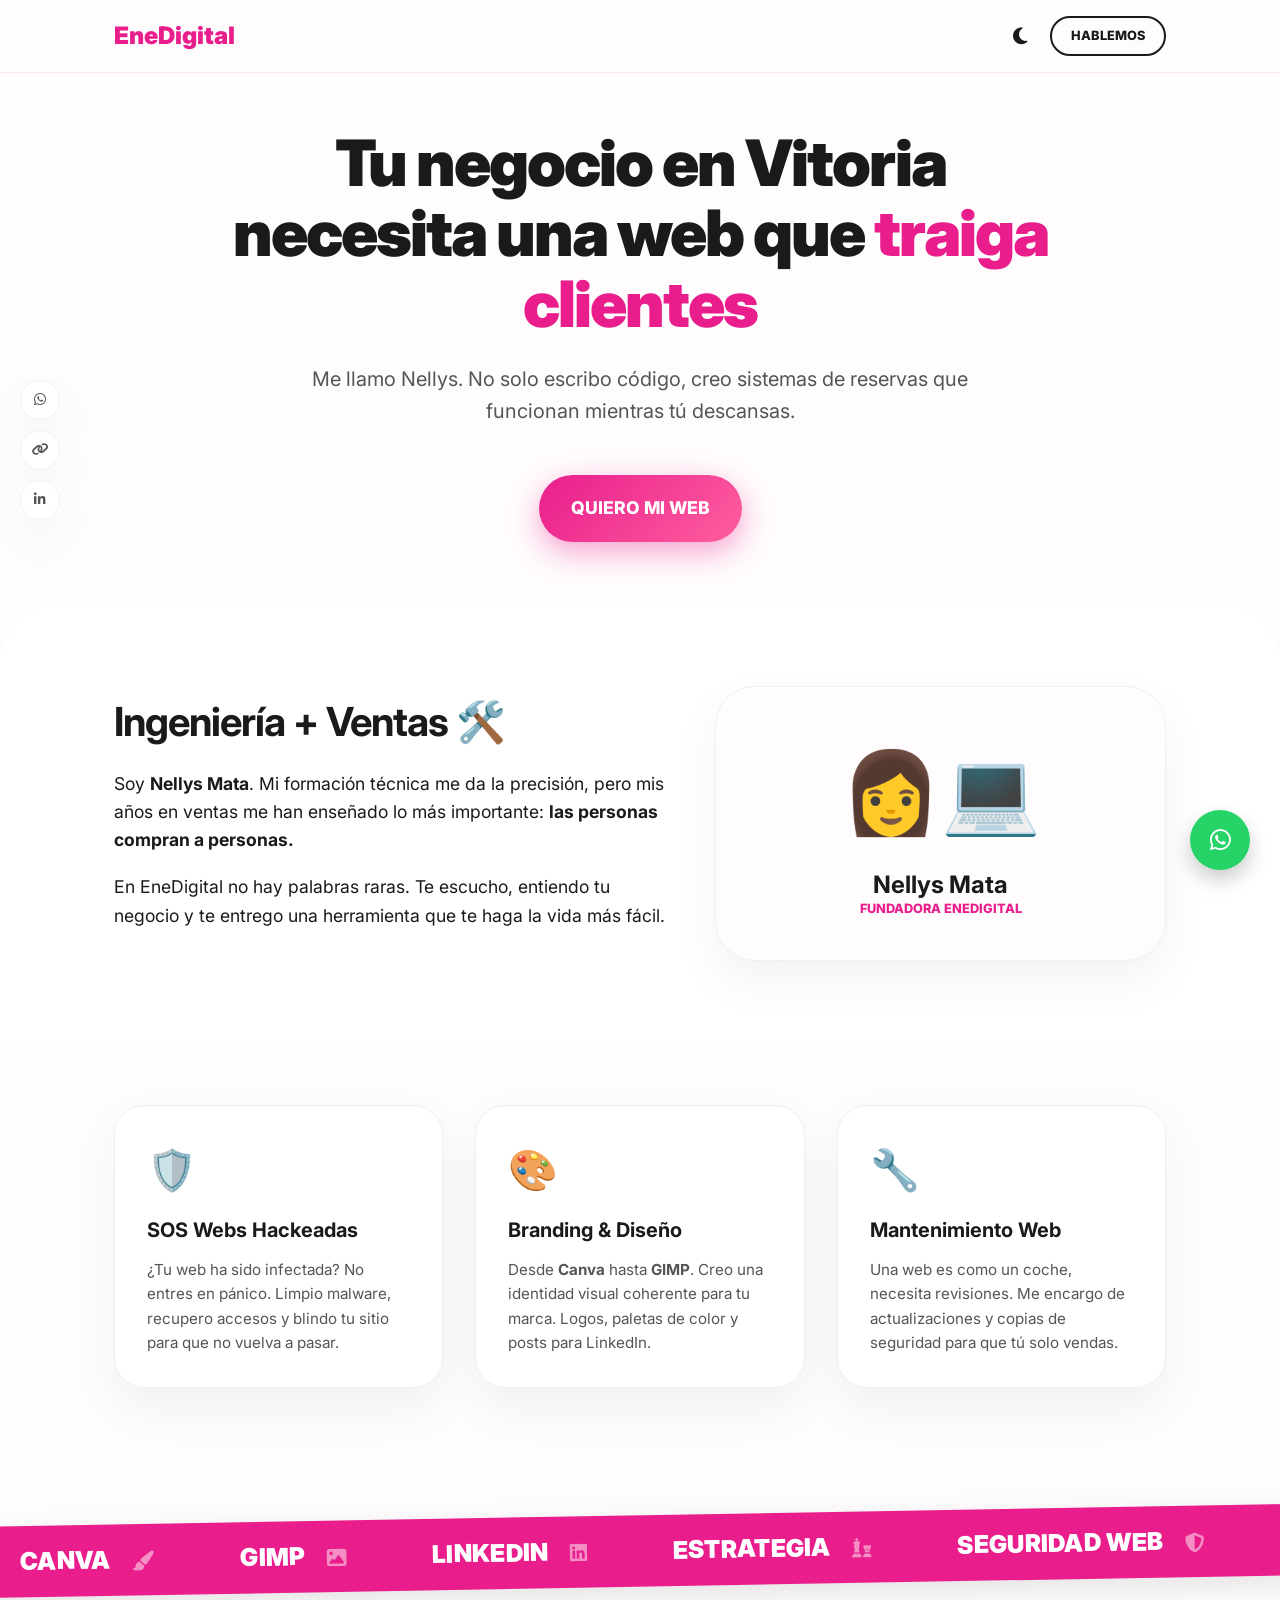
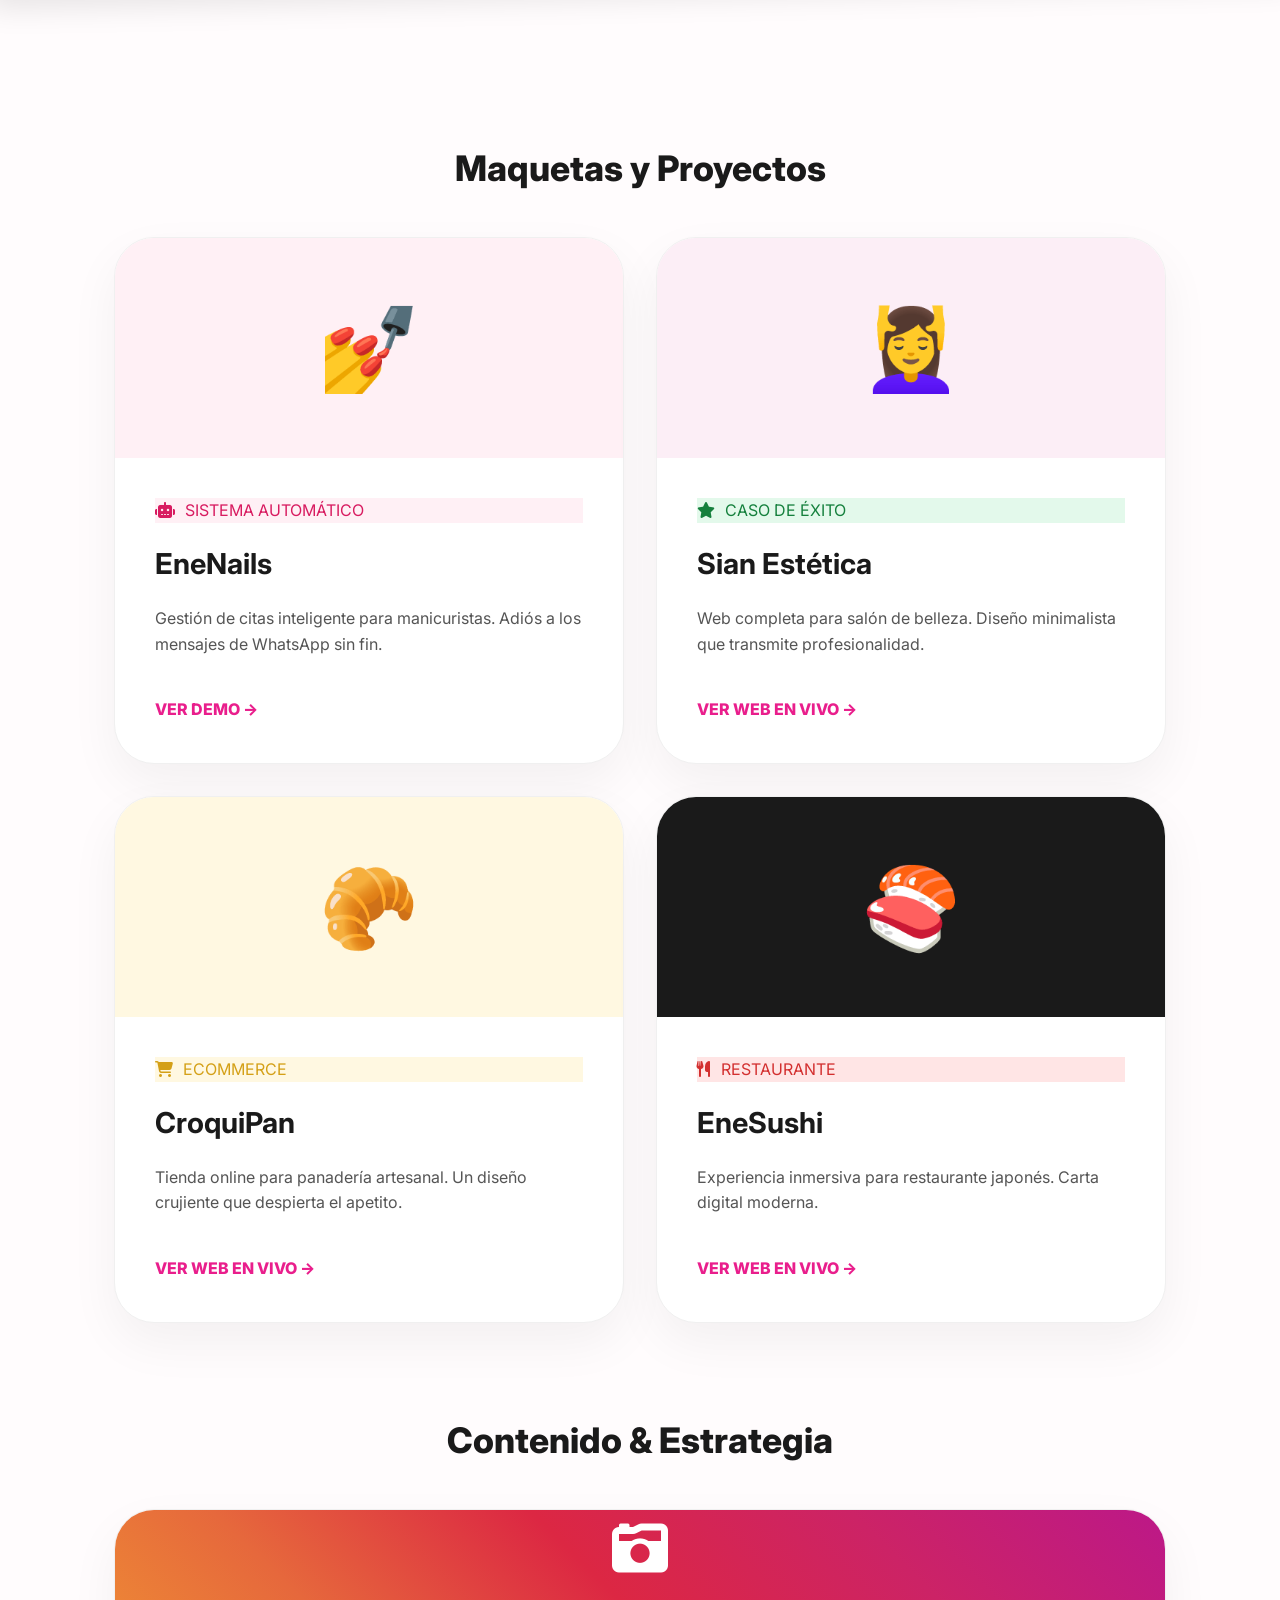
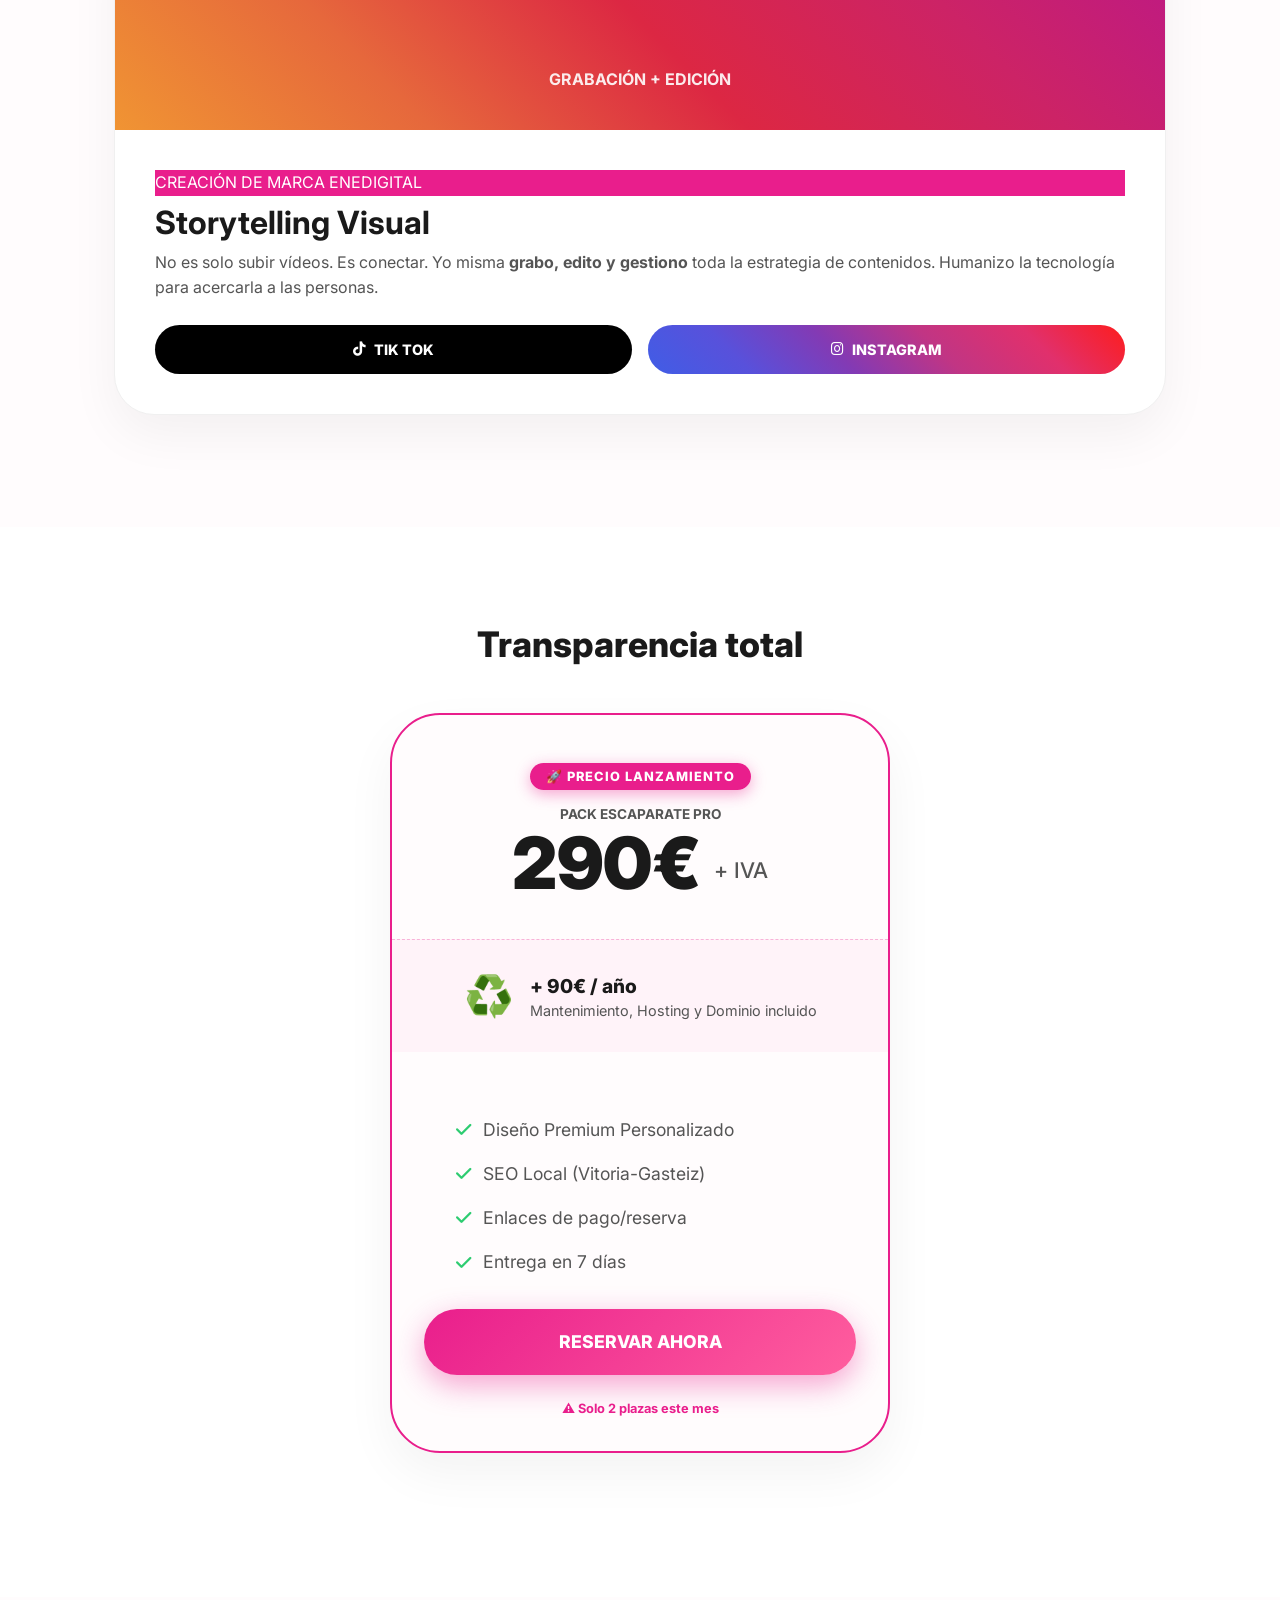
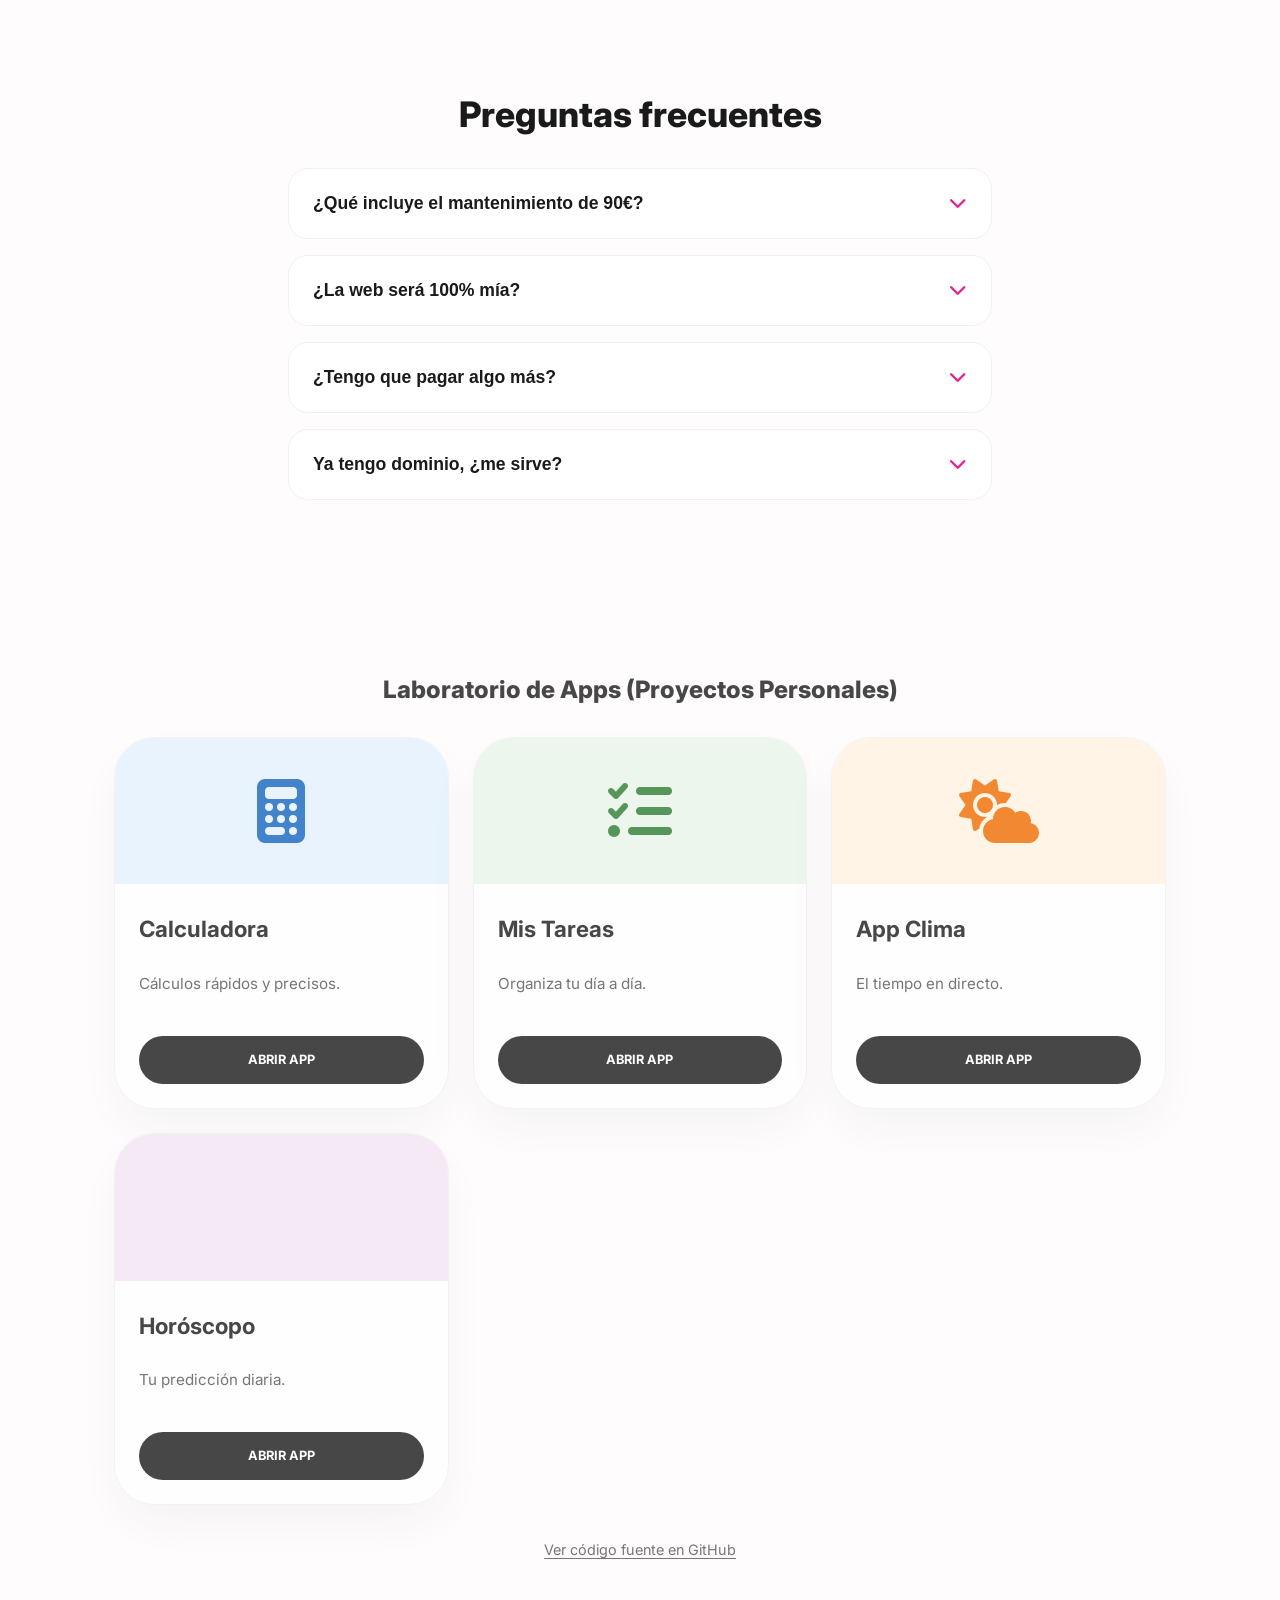
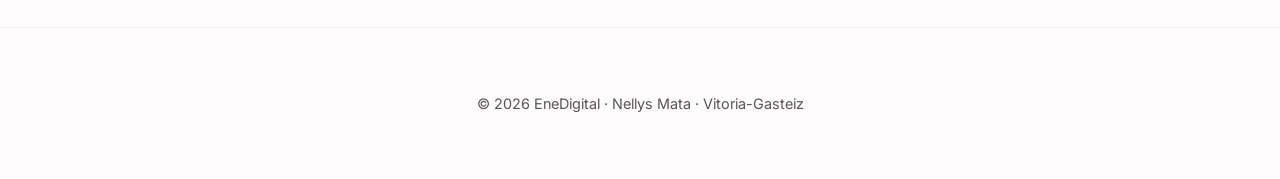
<file: index.html>
<!DOCTYPE html>
<html lang="es">
<head>
    <meta charset="UTF-8">
    <meta name="viewport" content="width=device-width, initial-scale=1.0">
    <title>Diseño Web Vitoria-Gasteiz | EneDigital</title>
    <meta name="description" content="¿Buscas Diseño Web en Vitoria-Gasteiz? Especialista en Webs para Manicuristas, Peluquerías y Estética. Automatiza citas y vende más con tu web.">
    
    <!-- Open Graph / SEO -->
    <meta property="og:type" content="website">
    <meta property="og:url" content="https://enedigital.com/">
    <meta property="og:title" content="Diseño Web Vitoria-Gasteiz | EneDigital">
    <meta property="og:description" content="Diseño Web en Vitoria-Gasteiz. Automatización para negocios de belleza.">
    <meta property="og:image" content=""> <!-- Add actual image URL if available -->
    
    <!-- Fonts -->
    <link rel="preconnect" href="https://fonts.googleapis.com">
    <link rel="preconnect" href="https://fonts.gstatic.com" crossorigin>
    <link href="https://fonts.googleapis.com/css2?family=Inter:wght@400;700;900&display=swap" rel="stylesheet">
    <link rel="stylesheet" href="https://cdnjs.cloudflare.com/ajax/libs/font-awesome/6.5.1/css/all.min.css">
    
    <!-- Custom CSS -->
    <link rel="stylesheet" href="style.css">
</head>
<body>

    <nav>
        <div class="nav-container">
            <a href="#" class="logo">EneDigital</a>
            <div class="nav-actions">
                <button class="theme-toggle" id="theme-toggle" aria-label="Cambiar tema">
                    <i class="fa-solid fa-moon"></i>
                </button>
                <a href="https://wa.me/34687356467" class="btn-nav">HABLEMOS</a>
            </div>
        </div>
    </nav>

    <header class="hero">
        <h1>Tu negocio en Vitoria necesita una web que <span style="color:var(--magenta)">traiga clientes</span></h1>
        <p>Me llamo Nellys. No solo escribo código, creo sistemas de reservas que funcionan mientras tú descansas.</p>
        <a href="#tarifas" class="btn-mega">QUIERO MI WEB</a>
    </header>

    <div class="share-bar">
        <button class="share-btn" onclick="sharePage('whatsapp')" aria-label="Compartir en Whatsapp"><i class="fa-brands fa-whatsapp"></i></button>
        <button class="share-btn" onclick="sharePage('copy')" aria-label="Copiar enlace"><i class="fa-solid fa-link"></i></button>
        <button class="share-btn" onclick="sharePage('linkedin')" aria-label="Compartir en LinkedIn"><i class="fa-brands fa-linkedin-in"></i></button>
    </div>

    <main>
        <section class="about" id="sobre-mi">
            <div class="container about-flex">
                <div style="flex: 1.2; min-width: 320px;">
                    <h2 style="font-size: 2.5rem; margin-bottom: 1.5rem; letter-spacing: -1px;">Ingeniería + Ventas 🛠️</h2>
                    <p style="font-size: 1.1rem; margin-bottom: 1.2rem;">Soy <strong>Nellys Mata</strong>. Mi formación técnica me da la precisión, pero mis años en ventas me han enseñado lo más importante: <strong>las personas compran a personas.</strong></p>
                    <p style="font-size: 1.1rem; margin-bottom: 1.2rem;">En EneDigital no hay palabras raras. Te escucho, entiendo tu negocio y te entrego una herramienta que te haga la vida más fácil.</p>
                </div>
                <div class="profile-card">
                    <span style="font-size: 5rem; display: block; margin-bottom: 1rem;">👩💻</span>
                    <h3 style="font-size: 1.5rem;">Nellys Mata</h3>
                    <p style="color:var(--magenta); font-weight:800; text-transform:uppercase; font-size:0.8rem;">Fundadora EneDigital</p>
                </div>
            </div>
        </section>

        <!-- Services Section -->
        <section class="services" style="padding: 4rem 1.5rem; background: var(--bg-body);">
            <div class="container">
                <div style="display: grid; grid-template-columns: repeat(auto-fit, minmax(280px, 1fr)); gap: 2rem;">
                    
                    <!-- Card 1: Seguridad -->
                    <div style="background: var(--bg-card); padding: 2rem; border-radius: 30px; border: 1px solid var(--border-color); box-shadow: var(--shadow);">
                        <div style="font-size: 2.5rem; margin-bottom: 1rem;">🛡️</div>
                        <h3 style="font-size: 1.25rem; margin-bottom: 1rem;">SOS Webs Hackeadas</h3>
                        <p style="color: var(--text-secondary); font-size: 0.95rem;">¿Tu web ha sido infectada? No entres en pánico. Limpio malware, recupero accesos y blindo tu sitio para que no vuelva a pasar.</p>
                    </div>

                    <!-- Card 2: Branding -->
                    <div style="background: var(--bg-card); padding: 2rem; border-radius: 30px; border: 1px solid var(--border-color); box-shadow: var(--shadow);">
                        <div style="font-size: 2.5rem; margin-bottom: 1rem;">🎨</div>
                        <h3 style="font-size: 1.25rem; margin-bottom: 1rem;">Branding & Diseño</h3>
                        <p style="color: var(--text-secondary); font-size: 0.95rem;">Desde <strong>Canva</strong> hasta <strong>GIMP</strong>. Creo una identidad visual coherente para tu marca. Logos, paletas de color y posts para LinkedIn.</p>
                    </div>

                    <!-- Card 3: Mantenimiento -->
                    <div style="background: var(--bg-card); padding: 2rem; border-radius: 30px; border: 1px solid var(--border-color); box-shadow: var(--shadow);">
                        <div style="font-size: 2.5rem; margin-bottom: 1rem;">🔧</div>
                        <h3 style="font-size: 1.25rem; margin-bottom: 1rem;">Mantenimiento Web</h3>
                        <p style="color: var(--text-secondary); font-size: 0.95rem;">Una web es como un coche, necesita revisiones. Me encargo de actualizaciones y copias de seguridad para que tú solo vendas.</p>
                    </div>

                </div>
            </div>
        </section>

        <!-- Marquee Infinite Carousel (Tools) -->
        <div class="marquee-wrapper">
            <div class="marquee-content">
                <span class="marquee-item">CANVA <i class="fa-solid fa-paintbrush"></i></span>
                <span class="marquee-item">GIMP <i class="fa-solid fa-image"></i></span>
                <span class="marquee-item">LINKEDIN <i class="fa-brands fa-linkedin"></i></span>
                <span class="marquee-item">ESTRATEGIA <i class="fa-solid fa-chess"></i></span>
                <span class="marquee-item">SEGURIDAD WEB <i class="fa-solid fa-shield-halved"></i></span>
                <span class="marquee-item">BRANDING <i class="fa-solid fa-wand-magic-sparkles"></i></span>
                <!-- Repetir -->
                <span class="marquee-item">CANVA <i class="fa-solid fa-paintbrush"></i></span>
                <span class="marquee-item">GIMP <i class="fa-solid fa-image"></i></span>
                <span class="marquee-item">LINKEDIN <i class="fa-brands fa-linkedin"></i></span>
                <span class="marquee-item">ESTRATEGIA <i class="fa-solid fa-chess"></i></span>
            </div>
        </div>

        <section class="logros" id="logros">
            <div class="container">
                <h2 class="section-title">Maquetas y Proyectos</h2>
                
                <div class="projects-grid">
                    
                    <!-- Project New: EneNails -->
                    <article class="project-card">
                        <div class="project-img" style="background: #FFF0F5; font-size: 5rem;">💅</div>
                        <div class="project-info">
                            <span class="tag" style="background: #FFF0F5; color: #D81B60;">
                                <i class="fa-solid fa-robot" style="margin-right:6px;"></i> SISTEMA AUTOMÁTICO
                            </span>
                            <h3 style="font-size: 1.8rem; margin: 0.5rem 0;">EneNails</h3>
                            <p style="color:var(--text-secondary); margin-bottom: 1.5rem;">Gestión de citas inteligente para manicuristas. Adiós a los mensajes de WhatsApp sin fin.</p>
                            <a href="https://ene-nails.vercel.app/" target="_blank" rel="noopener noreferrer" style="color:var(--magenta); font-weight:800; text-decoration:none;">VER DEMO →</a>
                        </div>
                    </article>

                    <!-- Project 1: Sian -->
                    <article class="project-card">
                        <div class="project-img">💆‍♀️</div>
                        <div class="project-info">
                            <span class="tag" style="background: #e3f9eb; color: #15803d;">
                                <i class="fa-solid fa-star" style="margin-right:6px;"></i> CASO DE ÉXITO
                            </span>
                            <h3 style="font-size: 1.8rem; margin: 0.5rem 0;">Sian Estética</h3>
                            <p style="color:var(--text-secondary); margin-bottom: 1.5rem;">Web completa para salón de belleza. Diseño minimalista que transmite profesionalidad.</p>
                            <a href="https://estetica-sian.vercel.app/" target="_blank" rel="noopener noreferrer" style="color:var(--magenta); font-weight:800; text-decoration:none;">VER WEB EN VIVO →</a>
                        </div>
                    </article>

                    <!-- Project 2: CroquiPan -->
                    <article class="project-card">
                        <div class="project-img" style="background: #FFF8E1; font-size: 5rem;">🥐</div>
                        <div class="project-info">
                            <span class="tag" style="background: #FFF8E1; color: #D4A017;">
                                <i class="fa-solid fa-cart-shopping" style="margin-right:6px;"></i> ECOMMERCE
                            </span>
                            <h3 style="font-size: 1.8rem; margin: 0.5rem 0;">CroquiPan</h3>
                            <p style="color:var(--text-secondary); margin-bottom: 1.5rem;">Tienda online para panadería artesanal. Un diseño crujiente que despierta el apetito.</p>
                            <a href="https://croquipan.vercel.app/" target="_blank" rel="noopener noreferrer" style="color:var(--magenta); font-weight:800; text-decoration:none;">VER WEB EN VIVO →</a>
                        </div>
                    </article>

                    <!-- Project 3: EneSushi -->
                    <article class="project-card">
                        <div class="project-img" style="background: #1a1a1a; font-size: 5rem;">🍣</div>
                        <div class="project-info">
                            <span class="tag" style="background: #FFE5E5; color: #D32F2F;">
                                <i class="fa-solid fa-utensils" style="margin-right:6px;"></i> RESTAURANTE
                            </span>
                            <h3 style="font-size: 1.8rem; margin: 0.5rem 0;">EneSushi</h3>
                            <p style="color:var(--text-secondary); margin-bottom: 1.5rem;">Experiencia inmersiva para restaurante japonés. Carta digital moderna.</p>
                            <a href="https://enesushi.vercel.app/" target="_blank" rel="noopener noreferrer" style="color:var(--magenta); font-weight:800; text-decoration:none;">VER WEB EN VIVO →</a>
                        </div>
                    </article>

                </div>

            </div>
        </section>



        <section class="socials" style="padding-bottom: 4rem;">
            <div class="container">
                <h2 class="section-title">Contenido & Estrategia</h2>
                
                <article class="project-card" style="background: white; border: 1px solid var(--border-color);">
                    <!-- Visual side with gradients representing Insta/TikTok -->
                    <div class="project-img" style="background: linear-gradient(45deg, #f09433 0%, #e6683c 25%, #dc2743 50%, #cc2366 75%, #bc1888 100%); color: white;">
                        <div style="text-align:center;">
                            <i class="fa-solid fa-camera-retro" style="font-size: 3.5rem; margin-bottom: 1rem; display:block;"></i>
                            <span style="font-size: 1rem; font-weight: 700; opacity: 0.9;">GRABACIÓN + EDICIÓN</span>
                        </div>
                    </div>
                    
                    <div class="project-info">
                        <span class="tag" style="background: var(--magenta); color: white;">CREACIÓN DE MARCA ENEDIGITAL</span>
                        <h3 style="font-size: 2rem; margin: 0.5rem 0;">Storytelling Visual</h3>
                        <p style="color: var(--text-secondary); margin-bottom: 1.5rem;">
                            No es solo subir vídeos. Es conectar. Yo misma <strong>grabo, edito y gestiono</strong> toda la estrategia de contenidos. Humanizo la tecnología para acercarla a las personas.
                        </p>
                        
                        <div style="display: flex; gap: 1rem; flex-wrap: wrap;">
                            <a href="https://www.tiktok.com/@ene.digitalweb" target="_blank" rel="noopener noreferrer" class="btn-mega" style="background: #000; box-shadow: none; padding: 0.8rem 1.5rem; font-size: 0.9rem; flex: 1; text-align: center;">
                                <i class="fa-brands fa-tiktok" style="margin-right:8px;"></i> Tik Tok
                            </a>
                            
                            <a href="https://www.instagram.com/ene.digitalweb/" target="_blank" rel="noopener noreferrer" class="btn-mega" style="background: linear-gradient(45deg, #405de6, #5851db, #833ab4, #c13584, #e1306c, #fd1d1d); box-shadow: none; padding: 0.8rem 1.5rem; font-size: 0.9rem; flex: 1; text-align: center;">
                                <i class="fa-brands fa-instagram" style="margin-right:8px;"></i> Instagram
                            </a>
                        </div>
                    </div>
                </article>
            </div>
        </section>

        <section class="pricing" id="tarifas">
            <div class="container">
                <h2 class="section-title">Transparencia total</h2>
                <div class="price-box">
                    <div class="price-header">
                        <div style="margin-bottom: 0.8rem;">
                            <span style="background: var(--magenta); color: white; padding: 0.4rem 1rem; border-radius: 50px; font-size: 0.8rem; font-weight: 800; text-transform: uppercase; letter-spacing: 1px; box-shadow: 0 4px 15px var(--magenta-glow);">
                                🚀 Precio Lanzamiento
                            </span>
                        </div>
                        <span style="font-weight: 700; color: var(--text-secondary); text-transform: uppercase; font-size: 0.85rem;">Pack Escaparate Pro</span>
                        <div class="price-num">
                            290€ <span style="font-size: 0.3em; font-weight: 500; color: var(--text-secondary); vertical-align: middle;">+ IVA</span>
                        </div>
                    </div>
                    
                    <div class="price-maintenance">
                        <div style="font-size: 2.5rem;">♻️</div>
                        <div>
                            <div style="font-weight: 800; font-size: 1.2rem; color: var(--text-main);">+ 90€ / año</div>
                            <div style="font-size: 0.9rem; color: var(--text-secondary); line-height: 1.3;">Mantenimiento, Hosting y Dominio incluido</div>
                        </div>
                    </div>

                    <div style="padding: 2rem;">
                        <ul class="features">
                            <li><i class="fa-solid fa-check"></i> Diseño Premium Personalizado</li>
                            <li><i class="fa-solid fa-check"></i> SEO Local (Vitoria-Gasteiz)</li>
                            <li><i class="fa-solid fa-check"></i> Enlaces de pago/reserva</li>
                            <li><i class="fa-solid fa-check"></i> Entrega en 7 días</li>
                        </ul>
                        <a href="https://wa.me/34687356467" class="btn-mega" style="width:100%; display:block;">RESERVAR AHORA</a>
                        <p style="margin-top: 1.5rem; font-weight: 700; color: var(--magenta); font-size: 0.8rem;">⚠️ Solo 2 plazas este mes</p>
                    </div>
                </div>
            </div>
        </section>

        <section class="faq-section" id="faq">
            <div class="container">
                <h2 class="section-title" style="margin-bottom: 2rem;">Preguntas frecuentes</h2>
                
                <div class="faq-item">
                    <button class="faq-question">
                        ¿Qué incluye el mantenimiento de 90€? <i class="fa-solid fa-chevron-down"></i>
                    </button>
                    <div class="faq-answer">
                        <p>Todo lo técnico. Incluye la renovación anual de tu dominio (.com o .es), el hosting de alta velocidad, certificado de seguridad SSL (el candado verde), copias de seguridad semanales y soporte técnico por si algo falla.</p>
                    </div>
                </div>

                <div class="faq-item">
                    <button class="faq-question">
                        ¿La web será 100% mía? <i class="fa-solid fa-chevron-down"></i>
                    </button>
                    <div class="faq-answer">
                        <p>Por supuesto. A diferencia de otras agencias que te "alquilan" la web, en EneDigital tú eres el dueño absoluto de tu dominio y tus archivos desde el primer día.</p>
                    </div>
                </div>

                <div class="faq-item">
                    <button class="faq-question">
                        ¿Tengo que pagar algo más? <i class="fa-solid fa-chevron-down"></i>
                    </button>
                    <div class="faq-answer">
                        <p>No hay sorpresas. Solo pagas los 290€ + IVA una sola vez por el diseño, y luego la cuota de mantenimiento de 90€ una vez al año (el primer año ya está incluido o prorrateado según oferta). Sin mensualidades ocultas.</p>
                    </div>
                </div>

                <div class="faq-item">
                    <button class="faq-question">
                        Ya tengo dominio, ¿me sirve? <i class="fa-solid fa-chevron-down"></i>
                    </button>
                    <div class="faq-answer">
                        <p>¡Claro! Si ya tienes un dominio comprado, lo redirigimos a nuestros servidores. Si no lo tienes, nosotros nos encargamos de todo el papeleo por ti.</p>
                    </div>
                </div>

            </div>
        </section>

        <section class="apps-lab" style="padding-bottom: 4rem; opacity: 0.8; margin-top: 4rem;">
            <div class="container">
                <h2 class="section-title" style="font-size: 1.5rem; margin-bottom: 2rem;">Laboratorio de Apps (Proyectos Personales)</h2>
                
                <div style="display: grid; grid-template-columns: repeat(auto-fit, minmax(280px, 1fr)); gap: 1.5rem;">
                    
                    <!-- App 1: Calculadora -->
                    <article class="project-card" style="flex-direction: column; min-height: auto;">
                        <div class="project-img" style="background: #E3F2FD; color: #1565C0; min-height: 140px; font-size: 3rem; display: flex; align-items: center; justify-content: center;">
                            <i class="fa-solid fa-calculator" style="font-size: 4rem;"></i>
                        </div>
                        <div class="project-info" style="padding: 1.5rem;">
                            <h3 style="font-size: 1.4rem; margin: 0.5rem 0;">Calculadora</h3>
                            <p style="color: var(--text-secondary); font-size: 0.95rem; margin-bottom: 1.2rem;">Cálculos rápidos y precisos.</p>
                            <a href="./apps/Sakura Calculadora/index.html" target="_blank" class="btn-app">ABRIR APP</a>
                        </div>
                    </article>

                    <!-- App 2: Gestor Tareas -->
                    <article class="project-card" style="flex-direction: column; min-height: auto;">
                        <div class="project-img" style="background: #E8F5E9; color: #2E7D32; min-height: 140px; font-size: 3rem; display: flex; align-items: center; justify-content: center;">
                            <i class="fa-solid fa-list-check" style="font-size: 4rem;"></i>
                        </div>
                        <div class="project-info" style="padding: 1.5rem;">
                            <h3 style="font-size: 1.4rem; margin: 0.5rem 0;">Mis Tareas</h3>
                            <p style="color: var(--text-secondary); font-size: 0.95rem; margin-bottom: 1.2rem;">Organiza tu día a día.</p>
                            <a href="./apps/SakuraTasks/sakuratasks.html" target="_blank" class="btn-app">ABRIR APP</a>
                        </div>
                    </article>

                    <!-- App 3: Clima -->
                    <article class="project-card" style="flex-direction: column; min-height: auto;">
                        <div class="project-img" style="background: #FFF3E0; color: #EF6C00; min-height: 140px; font-size: 3rem; display: flex; align-items: center; justify-content: center;">
                            <i class="fa-solid fa-cloud-sun" style="font-size: 4rem;"></i>
                        </div>
                        <div class="project-info" style="padding: 1.5rem;">
                            <h3 style="font-size: 1.4rem; margin: 0.5rem 0;">App Clima</h3>
                            <p style="color: var(--text-secondary); font-size: 0.95rem; margin-bottom: 1.2rem;">El tiempo en directo.</p>
                            <a href="./apps/Sakuraclima/index.html" target="_blank" class="btn-app">ABRIR APP</a>
                        </div>
                    </article>

                    <!-- App 4: Horóscopo -->
                    <article class="project-card" style="flex-direction: column; min-height: auto;">
                        <div class="project-img" style="background: #F3E5F5; color: #8E24AA; min-height: 140px; font-size: 3rem; display: flex; align-items: center; justify-content: center;">
                            <i class="fa-solid fa-crystal-ball" style="font-size: 4rem;"></i>
                        </div>
                        <div class="project-info" style="padding: 1.5rem;">
                            <h3 style="font-size: 1.4rem; margin: 0.5rem 0;">Horóscopo</h3>
                            <p style="color: var(--text-secondary); font-size: 0.95rem; margin-bottom: 1.2rem;">Tu predicción diaria.</p>
                            <a href="./apps/Sakura Horoscopo/index.html" target="_blank" class="btn-app">ABRIR APP</a>
                        </div>
                    </article>

                </div>
                
                <div style="text-align:center; margin-top:2rem;">
                    <a href="https://github.com/NellysMata/nellysmata.github.io" target="_blank" style="color: var(--text-secondary); font-size: 0.9rem; text-decoration: none; border-bottom: 1px solid var(--text-secondary);">Ver código fuente en GitHub</a>
                </div>
            </div>
        </section>
    </main>

    <div class="floating-container">
        <div class="whatsapp-bubble" id="whatsapp-bot">
            <div class="bubble-header">
                <span style="font-weight: 800;">Nellys (EneDigital)</span>
                <button onclick="closeBot()" style="background:none; border:none; color:#666; cursor:pointer;">✕</button>
            </div>
            <div class="bubble-body">
                ¡Hola! 👋<br>¿Quieres que veamos cómo impulsar tu negocio hoy?
            </div>
            <div class="bubble-arrow"></div>
        </div>
        <a href="https://wa.me/34687356467" class="btn-float btn-whatsapp" target="_blank" rel="noopener noreferrer" aria-label="Chat en WhatsApp">
            <i class="fa-brands fa-whatsapp"></i>
        </a>
    </div>

    <footer>
        <p>© 2026 EneDigital · Nellys Mata · Vitoria-Gasteiz</p>
    </footer>

    <script>
        // --- LÓGICA MODO OSCURO ---
        const toggleBtn = document.getElementById('theme-toggle');
        const icon = toggleBtn.querySelector('i');
        const body = document.body;

        // Comprobar preferencia guardada
        if (localStorage.getItem('theme') === 'dark') {
            body.classList.add('dark-mode');
            icon.classList.remove('fa-moon');
            icon.classList.add('fa-sun');
        }

        toggleBtn.addEventListener('click', () => {
            body.classList.toggle('dark-mode');
            
            if (body.classList.contains('dark-mode')) {
                icon.classList.remove('fa-moon');
                icon.classList.add('fa-sun');
                localStorage.setItem('theme', 'dark');
            } else {
                icon.classList.remove('fa-sun');
                icon.classList.add('fa-moon');
                localStorage.setItem('theme', 'light');
            }
        });

        // --- LÓGICA FAQ (ACORDEÓN) ---
        const faqQuestions = document.querySelectorAll('.faq-question');
        
        faqQuestions.forEach(question => {
            question.addEventListener('click', () => {
                const answer = question.nextElementSibling;
                const wasActive = question.classList.contains('active');
                
                // Cerrar todos
                faqQuestions.forEach(q => {
                    q.classList.remove('active');
                    q.nextElementSibling.style.maxHeight = null;
                });

                // Abrir si no estaba activo
                if (!wasActive) {
                    question.classList.add('active');
                    answer.style.maxHeight = answer.scrollHeight + "px";
                }
            });
        });

        // --- LÓGICA COMPARTIR ---
        function sharePage(platform) {
            const url = encodeURIComponent(window.location.href);
            const text = encodeURIComponent("¡Mira esta web para digitalizar tu negocio en Vitoria! 🚀");
            const linkedinUrl = "https://www.linkedin.com/sharing/share-offsite/?url=" + url;

            if (platform === 'whatsapp') {
                window.open("https://wa.me/?text=" + text + "%20" + url, '_blank');
            } else if (platform === 'linkedin') {
                window.open(linkedinUrl, '_blank');
            } else if (platform === 'copy') {
                navigator.clipboard.writeText(window.location.href);
                alert("¡Enlace copiado al portapapeles!");
            }
        }

        // --- BOT WHATSAPP SIMULADO ---
        const botBubble = document.getElementById('whatsapp-bot');
        
        // Mostrar bot a los 4 segundos
        setTimeout(() => {
            botBubble.classList.add('show');
            // Sonido de notificación opcional
            // const audio = new Audio('notification.mp3'); audio.play(); 
        }, 4000);

        function closeBot() {
            botBubble.classList.remove('show');
        }
    </script>
</body>
</html>
</file>
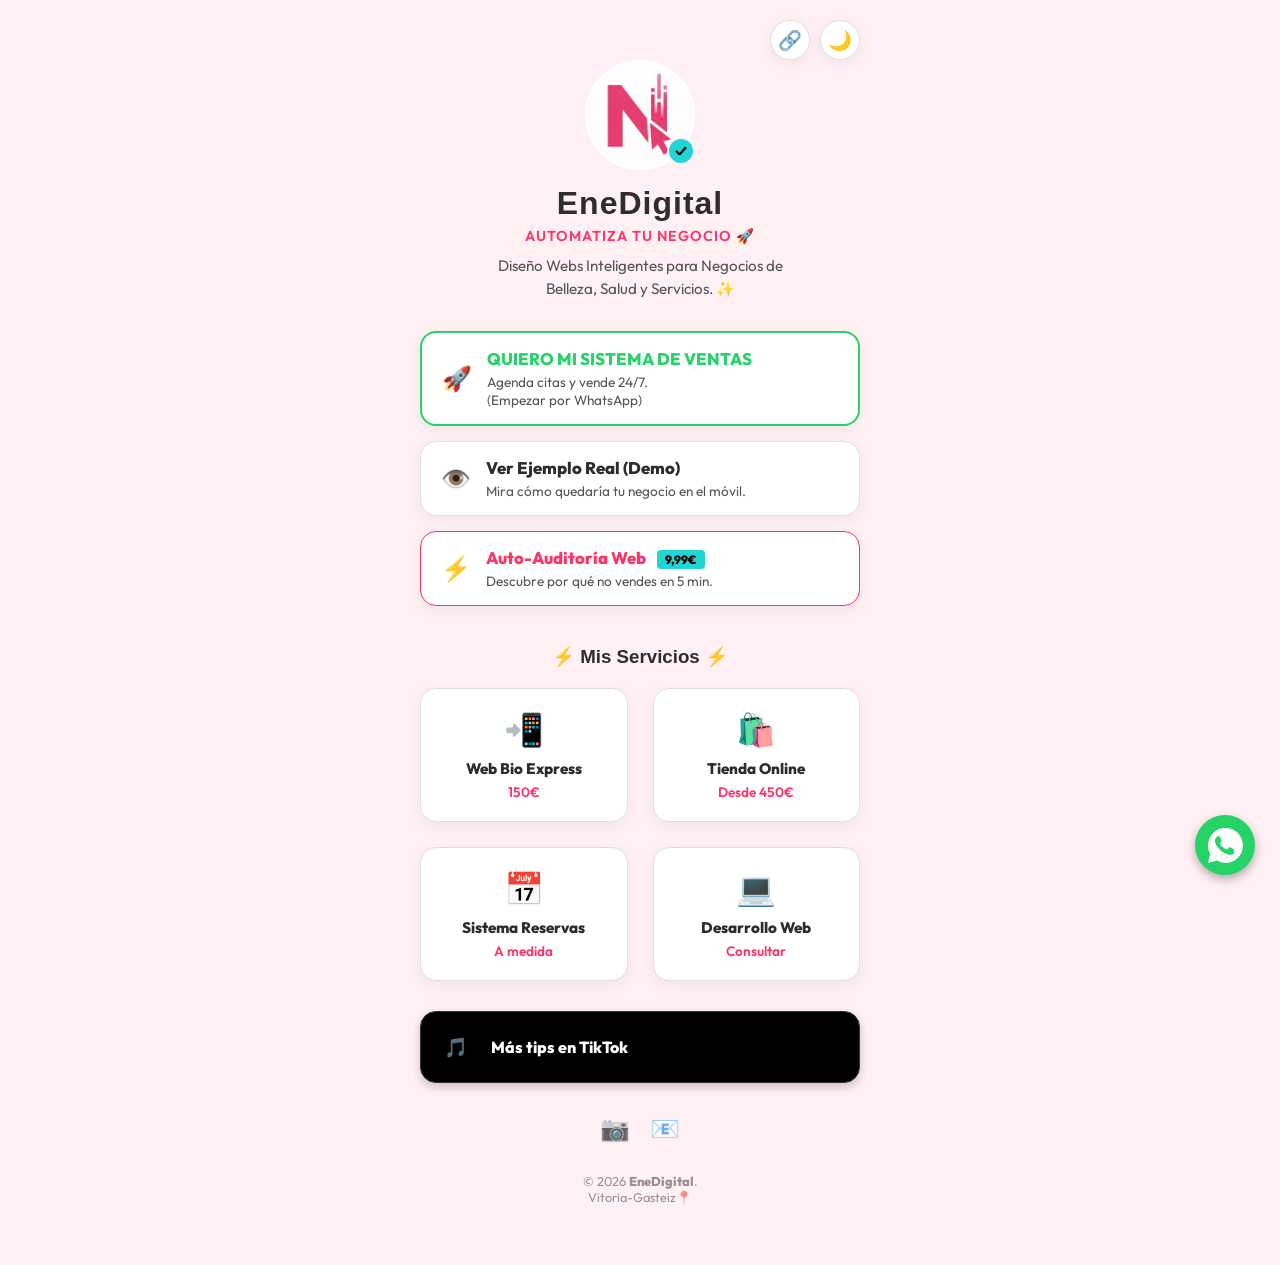
<file: enedigital-bio-main/index.html>
<!DOCTYPE html>
<html lang="es">
<head>
    <meta charset="UTF-8">
    <meta name="viewport" content="width=device-width, initial-scale=1.0">
    <title>EneDigital | Diseño Web ⚡</title>
    <meta name="description" content="Automatizo tu Agenda y tus Ventas. Diseño Web para negocios de Belleza, Salud y Servicios. De Autoempleada a Jefa.">
    <link rel="shortcut icon" href="img/logo-mini.png" type="image/x-icon">
    
    <link rel="stylesheet" href="style.css">
</head>
<body>

    <main class="container">
        
        <button id="share-btn" class="control-btn" aria-label="Compartir perfil">
            🔗
        </button>

        <button id="theme-toggle" class="control-btn" aria-label="Cambiar tema">
            🌙
        </button>

        <div class="profile-header">
            <div class="profile-image-container">
                <div class="profile-image"><img src="img/logo-mini.webp" alt="EneDigital"></div> 
                <div class="verified-badge">✓</div>
            </div>
            <h1>EneDigital</h1>
            <p class="subtitle">Automatiza tu Negocio 🚀</p>
            <p class="bio">Diseño Webs Inteligentes para Negocios de<br>Belleza, Salud y Servicios. ✨</p>
        </div>

        <div class="links-container">
            
            <a href="https://wa.me/34687356467?text=Hola%20Nellys!%20%F0%9F%91%8B%20Vengo%20de%20TikTok%20y%20quiero%20info%20sobre%20la%20Web%20Autom%C3%A1tica." target="_blank" class="link-card pulse-effect" style="border: 2px solid #25D366;">
                <div class="link-icon">🚀</div>
                <div class="link-content">
                    <span class="link-title" style="color: #25D366; font-weight: 800;">QUIERO MI SISTEMA DE VENTAS</span>
                    <div class="link-desc">Agenda citas y vende 24/7.<br>(Empezar por WhatsApp)</div>
                </div>
            </a>

            <a href="https://ene-nails.vercel.app" target="_blank" class="link-card">
                <div class="link-icon">👁️</div>
                <div class="link-content">
                    <span class="link-title">Ver Ejemplo Real (Demo)</span>
                    <div class="link-desc">Mira cómo quedaría tu negocio en el móvil.</div>
                </div>
            </a>

             <a href="https://go.hotmart.com/C103574555Q?dp=1" target="_blank" class="link-card" style="border: 1px solid var(--primary-pink);">
                <div class="link-icon">⚡</div>
                <div class="link-content">
                    <span class="link-title" style="color: var(--primary-pink);">
                        Auto-Auditoría Web <span class="price-tag">9,99€</span>
                    </span>
                    <div class="link-desc">Descubre por qué no vendes en 5 min.</div>
                </div>
            </a>
        </div>

        <h3>⚡ Mis Servicios ⚡</h3>
        <div class="services-grid">
            <div class="service-card">
                <span class="service-icon">📲</span>
                <div class="service-title">Web Bio Express</div>
                <div class="service-price">150€</div> 
            </div>
            <div class="service-card">
                <span class="service-icon">🛍️</span>
                <div class="service-title">Tienda Online</div>
                <div class="service-price">Desde 450€</div>
            </div>
            <div class="service-card">
                <span class="service-icon">📅</span>
                <div class="service-title">Sistema Reservas</div>
                <div class="service-price">A medida</div>
            </div>
            <div class="service-card">
                <span class="service-icon">💻</span>
                <div class="service-title">Desarrollo Web</div>
                <div class="service-price">Consultar</div>
            </div>
        </div>

        <a href="https://www.tiktok.com/@ene.digitalweb" target="_blank" class="cta-tiktok" style="margin-top: 20px; background: #000;">
            <div class="tiktok-icon-box">🎵</div>
            <div>
                <h2 style="font-size: 1rem; font-weight: 700; color: white;">Más tips en TikTok</h2>
            </div>
        </a>
        
        <div class="social-links">
            <a href="https://www.instagram.com/ene.digitalweb/" target="_blank" class="social-icon">📷</a> 
            <a href="mailto:hola@enedigital.es" class="social-icon">📧</a>
        </div>
        <a href="https://wa.me/34687356467?text=Hola%20Nellys!%20Vi%20tu%20web%20y%20quiero%20m%C3%A1s%20info." class="whatsapp-float" target="_blank" aria-label="Chat en WhatsApp">
            <svg viewBox="0 0 32 32" xmlns="http://www.w3.org/2000/svg" fill="#fff" width="35" height="35">
                <path d="M16 0C7.164 0 0 7.163 0 16c0 2.83.744 5.49 2.038 7.798L0 32l8.358-2.19A15.937 15.937 0 0016 32c8.837 0 16-7.163 16-16S24.837 0 16 0zm8.219 22.575c-.36.984-2.125 1.805-2.925 1.924-.765.113-1.765.165-2.845-.178-0.655-.207-1.495-.483-2.57-.946-4.515-1.95-7.465-6.532-7.69-6.832-.225-.3-1.835-2.445-1.835-4.665 0-2.22 1.16-3.31 1.57-3.76.41-.45.895-.563 1.195-.563.3 0 .6.005.865.015.28.01.655-.105.975.735.36.945 1.23 3.015 1.335 3.225.105.21.175.455.035.735-.14.28-.21.455-.42.7-.21.245-.44.545-.63.735-.21.21-.43.435-.185.855.245.42 1.09 1.8 2.34 2.915 1.605 1.435 2.96 1.88 3.38 2.09.42.21.665.175.91-.105.245-.28 1.05-1.225 1.33-1.645.28-.42.56-.35.945-.21.385.14 2.445 1.155 2.865 1.365.42.21.7.315.805.49.105.175.105 1.005-.255 1.98z"/>
            </svg>
        </a>
        <footer>
            <p>
                © 2026 <strong>EneDigital</strong>. <br>
                <span>Vitoria-Gasteiz📍</span>
            </p>
        </footer>
    </main>
    <script src="script.js" defer></script>
</body>
</html>
</file>
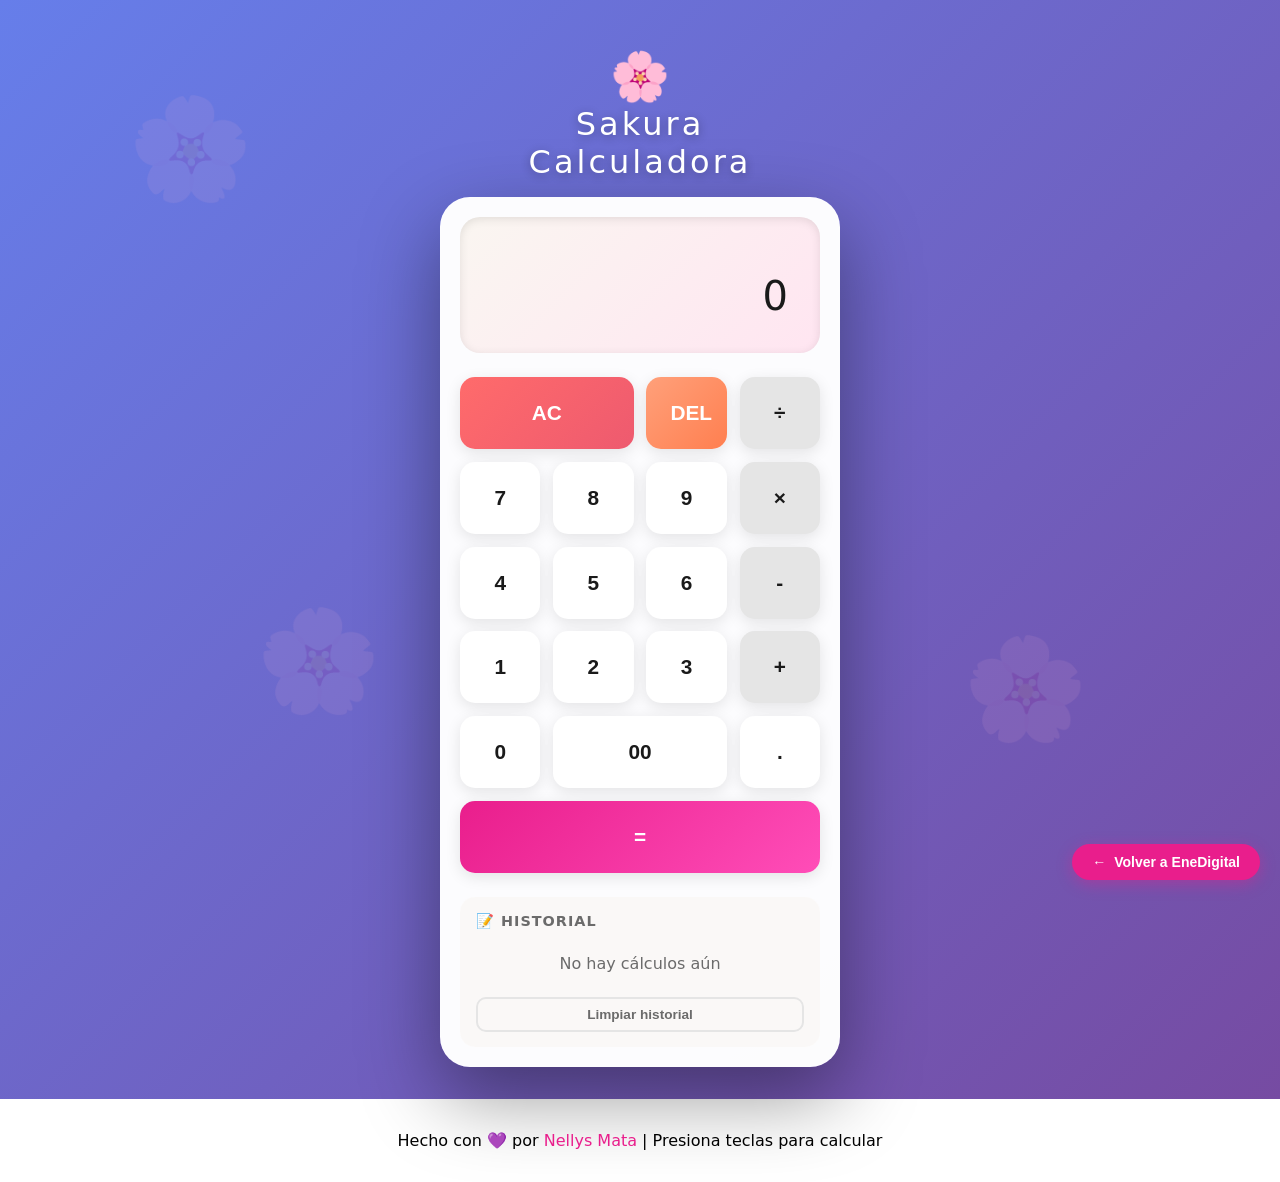
<file: apps/Sakura Calculadora/index.html>
<!DOCTYPE html>
<html lang="es">

<head>
    <meta charset="UTF-8">
    <meta name="viewport" content="width=device-width, initial-scale=1.0">
    <title>Sakura Calculator</title>
    <link rel="stylesheet" href="style.css">
</head>

<body>
    <main class="container">
        <!-- Flores decorativas -->
        <div class="bg-flower">🌸</div>
        <div class="bg-flower">🌸</div>
        <div class="bg-flower">🌸</div>

        <div class="calculator-container">
            <!-- Header -->
            <div class="header">
                <div class="logo">🌸</div>
                <h1 class="title">Sakura Calculadora</h1>
            </div>

            <!-- Calculadora -->
            <div class="calculator">
                <!-- Display -->
                <div class="display">
                    <div class="previous-operand" id="previousOperand"></div>
                    <div class="current-operand" id="currentOperand">0</div>
                </div>

                <!-- Botones -->
                <div class="buttons">
                    <button class="btn btn-clear" data-action="clear">AC</button>
                    <button class="btn btn-delete" data-action="delete">DEL</button>
                    <button class="btn btn-operator" data-operator="÷">÷</button>

                    <button class="btn btn-number" data-number="7">7</button>
                    <button class="btn btn-number" data-number="8">8</button>
                    <button class="btn btn-number" data-number="9">9</button>
                    <button class="btn btn-operator" data-operator="×">×</button>

                    <button class="btn btn-number" data-number="4">4</button>
                    <button class="btn btn-number" data-number="5">5</button>
                    <button class="btn btn-number" data-number="6">6</button>
                    <button class="btn btn-operator" data-operator="-">-</button>

                    <button class="btn btn-number" data-number="1">1</button>
                    <button class="btn btn-number" data-number="2">2</button>
                    <button class="btn btn-number" data-number="3">3</button>
                    <button class="btn btn-operator" data-operator="+">+</button>

                    <button class="btn btn-number btn-zero" data-number="0">0</button>
                    <button class="btn btn-number btn-zero-zero" data-number="00">00</button>
                    <button class="btn btn-number btn-punto" data-number=".">.</button>
                    <button class="btn btn-equals" data-action="equals">=</button>
                </div>

                <!-- Historial -->
                <div class="history">
                    <div class="history-title">📝 Historial</div>
                    <div id="historyList"></div>
                    <button class="clear-history" id="clearHistory">Limpiar historial</button>
                </div>
            </div>
    </main>
    <!-- Footer -->
    <footer class="footer">
        Hecho con 💜 por <a href="../portfolio/index.html" target="_blank" class="enlace">Nellys Mata</a> | Presiona
        teclas para
        calcular
    </footer>
    <script src="script.js"></script>
    <!-- Back to EneDigital -->
    <a href="../../index.html" style="position:fixed; bottom:20px; right:20px; background:#E91E8C; color:white; padding:10px 20px; border-radius:50px; text-decoration:none; font-family:sans-serif; font-weight:bold; box-shadow:0 4px 15px rgba(233, 30, 140, 0.4); z-index:9999; display:flex; align-items:center; gap:8px; font-size:14px; transition: transform 0.2s;" onmouseover="this.style.transform='scale(1.05)'" onmouseout="this.style.transform='scale(1)'">
        <span>←</span> Volver a EneDigital
    </a>
</body>

</html>
</file>
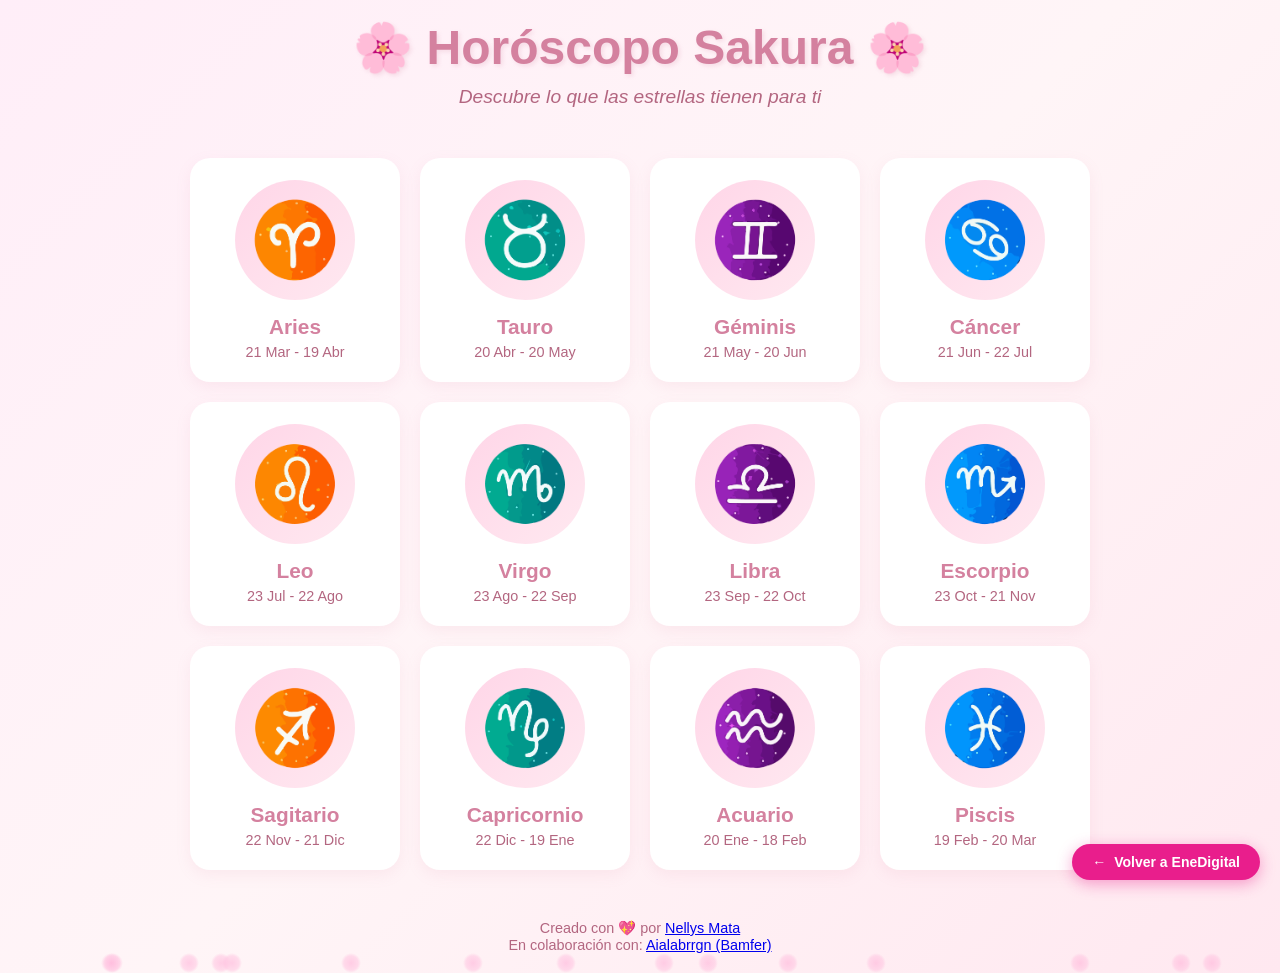
<file: apps/Sakura Horoscopo/index.html>
<!DOCTYPE html>
<html lang="es">

<head>
    <meta charset="UTF-8">
    <meta name="viewport" content="width=device-width, initial-scale=1.0">
    <title>Horóscopo Sakura | Tu Destino Florece</title>
    <link rel="stylesheet" href="style.css">
</head>

<body>
    <div class="container">
        <header>
            <h1>🌸 Horóscopo Sakura 🌸</h1>
            <p class="subtitle">Descubre lo que las estrellas tienen para ti</p>
        </header>

        <div id="zodiacSelection">
            <div class="zodiac-grid">
                <div class="zodiac-card" data-sign="aries" data-img="1_aries.png">
                    <div class="zodiac-icon">
                        <img src="img/1_aries.png" alt="Aries">
                    </div>
                    <div class="zodiac-name">Aries</div>
                    <div class="zodiac-dates">21 Mar - 19 Abr</div>
                </div>
                <div class="zodiac-card" data-sign="tauro" data-img="2_tauro.png">
                    <div class="zodiac-icon">
                        <img src="img/2_tauro.png" alt="Tauro">
                    </div>
                    <div class="zodiac-name">Tauro</div>
                    <div class="zodiac-dates">20 Abr - 20 May</div>
                </div>
                <div class="zodiac-card" data-sign="geminis" data-img="3_geminis.png">
                    <div class="zodiac-icon">
                        <img src="img/3_geminis.png" alt="Géminis">
                    </div>
                    <div class="zodiac-name">Géminis</div>
                    <div class="zodiac-dates">21 May - 20 Jun</div>
                </div>
                <div class="zodiac-card" data-sign="cancer" data-img="4_cancer.png">
                    <div class="zodiac-icon">
                        <img src="img/4_cancer.png" alt="Cáncer">
                    </div>
                    <div class="zodiac-name">Cáncer</div>
                    <div class="zodiac-dates">21 Jun - 22 Jul</div>
                </div>
                <div class="zodiac-card" data-sign="leo" data-img="5_leo.png">
                    <div class="zodiac-icon">
                        <img src="img/5_leo.png" alt="Leo">
                    </div>
                    <div class="zodiac-name">Leo</div>
                    <div class="zodiac-dates">23 Jul - 22 Ago</div>
                </div>
                <div class="zodiac-card" data-sign="virgo" data-img="6_virgo.png">
                    <div class="zodiac-icon">
                        <img src="img/6_virgo.png" alt="Virgo">
                    </div>
                    <div class="zodiac-name">Virgo</div>
                    <div class="zodiac-dates">23 Ago - 22 Sep</div>
                </div>
                <div class="zodiac-card" data-sign="libra" data-img="7_libra.png">
                    <div class="zodiac-icon">
                        <img src="img/7_libra.png" alt="Libra">
                    </div>
                    <div class="zodiac-name">Libra</div>
                    <div class="zodiac-dates">23 Sep - 22 Oct</div>
                </div>
                <div class="zodiac-card" data-sign="escorpio" data-img="8_escorpio.png">
                    <div class="zodiac-icon">
                        <img src="img/8_escorpio.png" alt="Escorpio">
                    </div>
                    <div class="zodiac-name">Escorpio</div>
                    <div class="zodiac-dates">23 Oct - 21 Nov</div>
                </div>
                <div class="zodiac-card" data-sign="sagitario" data-img="9_sagitario.png">
                    <div class="zodiac-icon">
                        <img src="img/9_sagitario.png" alt="Sagitario">
                    </div>
                    <div class="zodiac-name">Sagitario</div>
                    <div class="zodiac-dates">22 Nov - 21 Dic</div>
                </div>
                <div class="zodiac-card" data-sign="capricornio" data-img="10_capricornio.png">
                    <div class="zodiac-icon">
                        <img src="img/10_capricornio.png" alt="Capricornio">
                    </div>
                    <div class="zodiac-name">Capricornio</div>
                    <div class="zodiac-dates">22 Dic - 19 Ene</div>
                </div>
                <div class="zodiac-card" data-sign="acuario" data-img="11_acuario.png">
                    <div class="zodiac-icon">
                        <img src="img/11_acuario.png" alt="Acuario">
                    </div>
                    <div class="zodiac-name">Acuario</div>
                    <div class="zodiac-dates">20 Ene - 18 Feb</div>
                </div>
                <div class="zodiac-card" data-sign="piscis" data-img="12_piscis.png">
                    <div class="zodiac-icon">
                        <img src="img/12_piscis.png" alt="Piscis">
                    </div>
                    <div class="zodiac-name">Piscis</div>
                    <div class="zodiac-dates">19 Feb - 20 Mar</div>
                </div>
            </div>
        </div>

        <div id="horoscopeDisplay" class="horoscope-display hidden">
            <div class="placeholder">
                Selecciona tu signo zodiacal para conocer tu horóscopo ✨
            </div>
        </div>

        <footer>
            <p>Creado con 💖 por <a href="https://github.com/nellysmata">Nellys Mata</a></p>
            <p>En colaboración con: <a href="https://github.com/aialabrrgn">Aialabrrgn (Bamfer)</a></p>
        </footer>
        <script src="script.js"></script>
    </div>


    <!-- Back to EneDigital -->
    <a href="../../index.html" style="position:fixed; bottom:20px; right:20px; background:#E91E8C; color:white; padding:10px 20px; border-radius:50px; text-decoration:none; font-family:sans-serif; font-weight:bold; box-shadow:0 4px 15px rgba(233, 30, 140, 0.4); z-index:9999; display:flex; align-items:center; gap:8px; font-size:14px; transition: transform 0.2s;" onmouseover="this.style.transform='scale(1.05)'" onmouseout="this.style.transform='scale(1)'">
        <span>←</span> Volver a EneDigital
    </a>
</body>

</html>
</file>
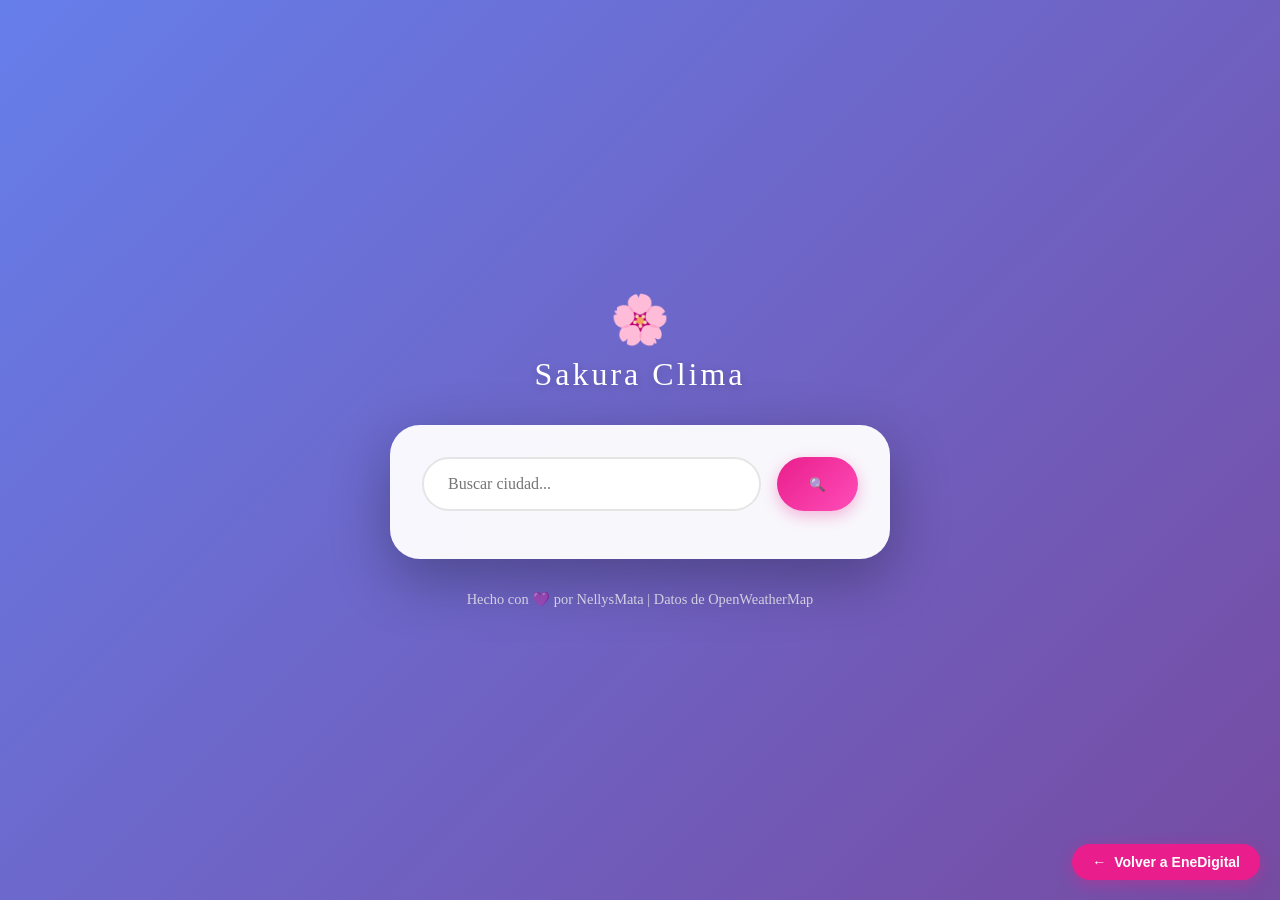
<file: apps/Sakuraclima/index.html>
<!DOCTYPE html>
<html lang="es">

<head>
    <meta charset="UTF-8">
    <meta name="viewport" content="width=device-width, initial-scale=1.0">
    <title>Sakura Clima - El clima en armonía</title>
    <link rel="stylesheet" href="style.css">
</head>

<body>
    <!-- Efecto de lluvia -->
    <div class="rain-container" id="rainContainer"></div>

    <div class="container">
        <!-- Header -->
        <div class="header">
            <div class="logo">🌸</div>
            <h1 class="app-title">Sakura Clima</h1>
        </div>

        <!-- Búsqueda -->
        <div class="search-section">
            <div class="search-container">
                <input type="text" class="search-input" id="cityInput" placeholder="Buscar ciudad..."
                    autocomplete="off">
                <button class="search-btn" id="searchBtn">🔍</button>
            </div>
            <div class="error" id="errorMsg"></div>
        </div>

        <!-- Tarjeta del clima -->
        <div class="weather-card" id="weatherCard" style="display:none;">
            <h2 class="city-name" id="cityName">---</h2>
            <p class="date" id="date">---</p>

            <div class="weather-icon" id="weatherIcon">🌤️</div>
            <div class="temperature" id="temperature">--°</div>
            <p class="weather-description" id="description">---</p>

            <div class="weather-details">
                <div class="detail-item">
                    <div class="detail-icon">💨</div>
                    <div class="detail-label">Viento</div>
                    <div class="detail-value" id="wind">-- km/h</div>
                </div>
                <div class="detail-item">
                    <div class="detail-icon">💧</div>
                    <div class="detail-label">Humedad</div>
                    <div class="detail-value" id="humidity">--%</div>
                </div>
                <div class="detail-item">
                    <div class="detail-icon">🌡️</div>
                    <div class="detail-label">Sensación</div>
                    <div class="detail-value" id="feelsLike">--°</div>
                </div>
            </div>

            <div class="haiku">
                <p class="haiku-text" id="haiku">
                    El viento susurra,<br>
                    nubes danzan en el cielo,<br>
                    la lluvia descansa.
                </p>
            </div>
        </div>

        <!-- Footer -->
        <div class="footer">
            Hecho con 💜 por NellysMata | Datos de OpenWeatherMap
        </div>
    </div>
    <script src="script.js"></script>
    <!-- Back to EneDigital -->
    <a href="../../index.html" style="position:fixed; bottom:20px; right:20px; background:#E91E8C; color:white; padding:10px 20px; border-radius:50px; text-decoration:none; font-family:sans-serif; font-weight:bold; box-shadow:0 4px 15px rgba(233, 30, 140, 0.4); z-index:9999; display:flex; align-items:center; gap:8px; font-size:14px; transition: transform 0.2s;" onmouseover="this.style.transform='scale(1.05)'" onmouseout="this.style.transform='scale(1)'">
        <span>←</span> Volver a EneDigital
    </a>
</body>

</html>
</file>
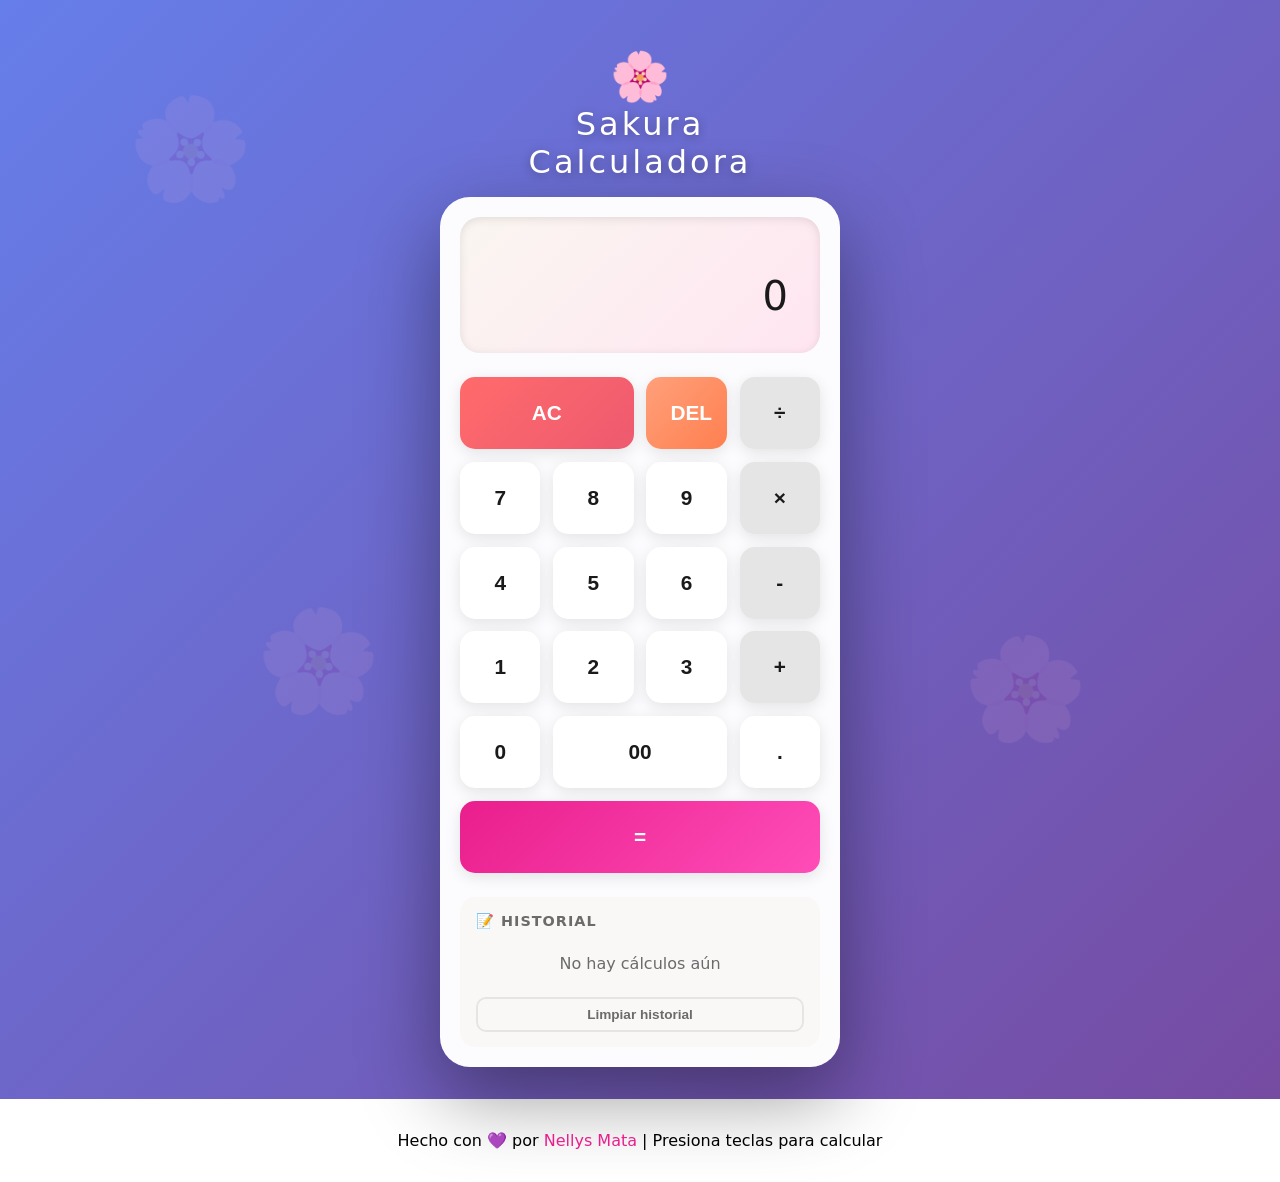
<file: proyectos/Sakura Calculadora/index.html>
<!DOCTYPE html>
<html lang="es">

<head>
    <meta charset="UTF-8">
    <meta name="viewport" content="width=device-width, initial-scale=1.0">
    <title>Sakura Calculator</title>
    <link rel="stylesheet" href="style.css">
</head>

<body>
    <main class="container">
        <!-- Flores decorativas -->
        <div class="bg-flower">🌸</div>
        <div class="bg-flower">🌸</div>
        <div class="bg-flower">🌸</div>

        <div class="calculator-container">
            <!-- Header -->
            <div class="header">
                <div class="logo">🌸</div>
                <h1 class="title">Sakura Calculadora</h1>
            </div>

            <!-- Calculadora -->
            <div class="calculator">
                <!-- Display -->
                <div class="display">
                    <div class="previous-operand" id="previousOperand"></div>
                    <div class="current-operand" id="currentOperand">0</div>
                </div>

                <!-- Botones -->
                <div class="buttons">
                    <button class="btn btn-clear" data-action="clear">AC</button>
                    <button class="btn btn-delete" data-action="delete">DEL</button>
                    <button class="btn btn-operator" data-operator="÷">÷</button>

                    <button class="btn btn-number" data-number="7">7</button>
                    <button class="btn btn-number" data-number="8">8</button>
                    <button class="btn btn-number" data-number="9">9</button>
                    <button class="btn btn-operator" data-operator="×">×</button>

                    <button class="btn btn-number" data-number="4">4</button>
                    <button class="btn btn-number" data-number="5">5</button>
                    <button class="btn btn-number" data-number="6">6</button>
                    <button class="btn btn-operator" data-operator="-">-</button>

                    <button class="btn btn-number" data-number="1">1</button>
                    <button class="btn btn-number" data-number="2">2</button>
                    <button class="btn btn-number" data-number="3">3</button>
                    <button class="btn btn-operator" data-operator="+">+</button>

                    <button class="btn btn-number btn-zero" data-number="0">0</button>
                    <button class="btn btn-number btn-zero-zero" data-number="00">00</button>
                    <button class="btn btn-number btn-punto" data-number=".">.</button>
                    <button class="btn btn-equals" data-action="equals">=</button>
                </div>

                <!-- Historial -->
                <div class="history">
                    <div class="history-title">📝 Historial</div>
                    <div id="historyList"></div>
                    <button class="clear-history" id="clearHistory">Limpiar historial</button>
                </div>
            </div>
    </main>
    <!-- Footer -->
    <footer class="footer">
        Hecho con 💜 por <a href="../portfolio/index.html" target="_blank" class="enlace">Nellys Mata</a> | Presiona
        teclas para
        calcular
    </footer>
    <script src="script.js"></script>
</body>

</html>
</file>
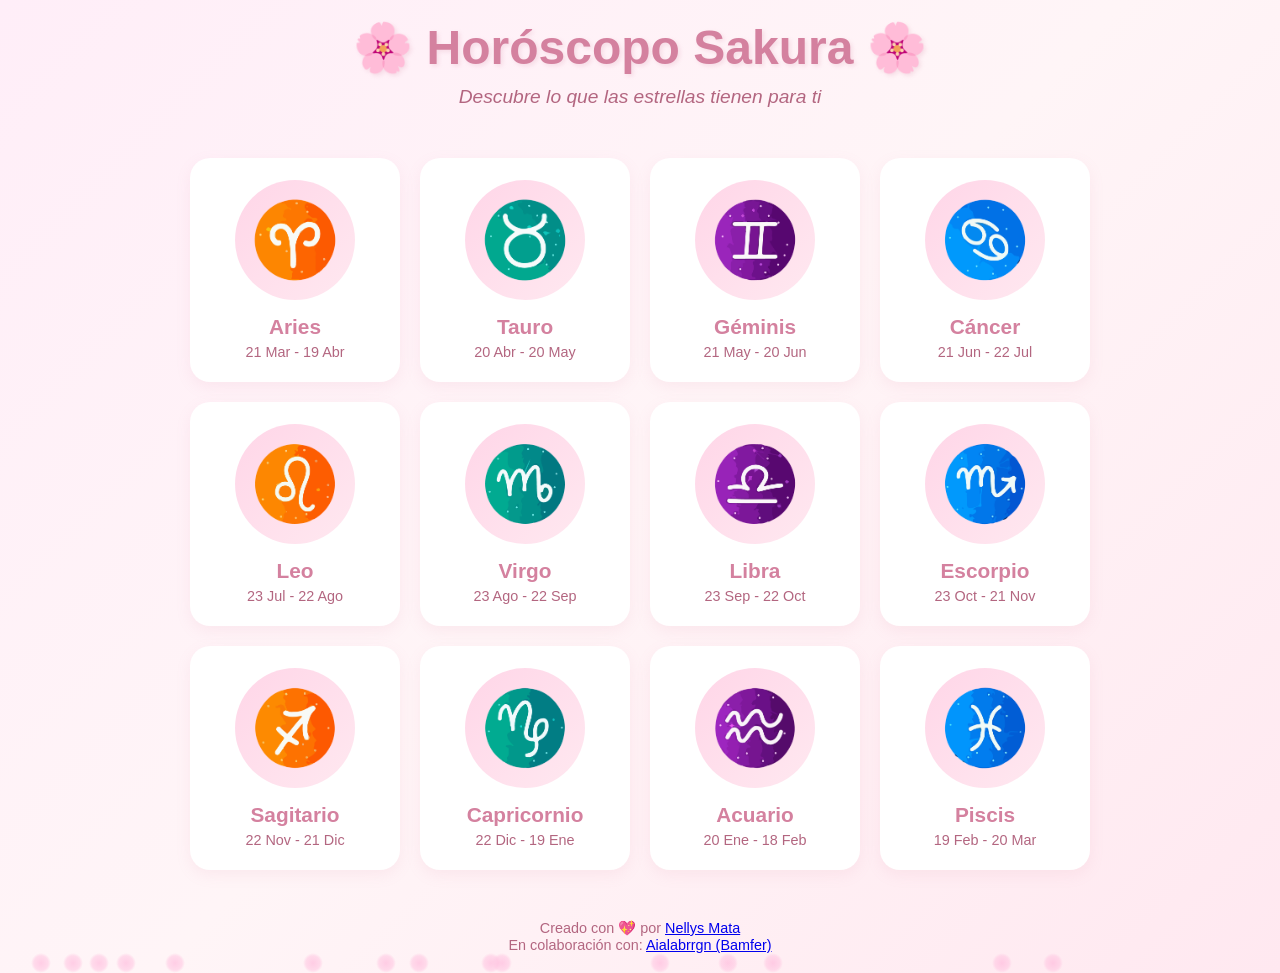
<file: proyectos/Sakura Horoscopo/index.html>
<!DOCTYPE html>
<html lang="es">

<head>
    <meta charset="UTF-8">
    <meta name="viewport" content="width=device-width, initial-scale=1.0">
    <title>Horóscopo Sakura | Tu Destino Florece</title>
    <link rel="stylesheet" href="style.css">
</head>

<body>
    <div class="container">
        <header>
            <h1>🌸 Horóscopo Sakura 🌸</h1>
            <p class="subtitle">Descubre lo que las estrellas tienen para ti</p>
        </header>

        <div id="zodiacSelection">
            <div class="zodiac-grid">
                <div class="zodiac-card" data-sign="aries" data-img="1_aries.png">
                    <div class="zodiac-icon">
                        <img src="img/1_aries.png" alt="Aries">
                    </div>
                    <div class="zodiac-name">Aries</div>
                    <div class="zodiac-dates">21 Mar - 19 Abr</div>
                </div>
                <div class="zodiac-card" data-sign="tauro" data-img="2_tauro.png">
                    <div class="zodiac-icon">
                        <img src="img/2_tauro.png" alt="Tauro">
                    </div>
                    <div class="zodiac-name">Tauro</div>
                    <div class="zodiac-dates">20 Abr - 20 May</div>
                </div>
                <div class="zodiac-card" data-sign="geminis" data-img="3_geminis.png">
                    <div class="zodiac-icon">
                        <img src="img/3_geminis.png" alt="Géminis">
                    </div>
                    <div class="zodiac-name">Géminis</div>
                    <div class="zodiac-dates">21 May - 20 Jun</div>
                </div>
                <div class="zodiac-card" data-sign="cancer" data-img="4_cancer.png">
                    <div class="zodiac-icon">
                        <img src="img/4_cancer.png" alt="Cáncer">
                    </div>
                    <div class="zodiac-name">Cáncer</div>
                    <div class="zodiac-dates">21 Jun - 22 Jul</div>
                </div>
                <div class="zodiac-card" data-sign="leo" data-img="5_leo.png">
                    <div class="zodiac-icon">
                        <img src="img/5_leo.png" alt="Leo">
                    </div>
                    <div class="zodiac-name">Leo</div>
                    <div class="zodiac-dates">23 Jul - 22 Ago</div>
                </div>
                <div class="zodiac-card" data-sign="virgo" data-img="6_virgo.png">
                    <div class="zodiac-icon">
                        <img src="img/6_virgo.png" alt="Virgo">
                    </div>
                    <div class="zodiac-name">Virgo</div>
                    <div class="zodiac-dates">23 Ago - 22 Sep</div>
                </div>
                <div class="zodiac-card" data-sign="libra" data-img="7_libra.png">
                    <div class="zodiac-icon">
                        <img src="img/7_libra.png" alt="Libra">
                    </div>
                    <div class="zodiac-name">Libra</div>
                    <div class="zodiac-dates">23 Sep - 22 Oct</div>
                </div>
                <div class="zodiac-card" data-sign="escorpio" data-img="8_escorpio.png">
                    <div class="zodiac-icon">
                        <img src="img/8_escorpio.png" alt="Escorpio">
                    </div>
                    <div class="zodiac-name">Escorpio</div>
                    <div class="zodiac-dates">23 Oct - 21 Nov</div>
                </div>
                <div class="zodiac-card" data-sign="sagitario" data-img="9_sagitario.png">
                    <div class="zodiac-icon">
                        <img src="img/9_sagitario.png" alt="Sagitario">
                    </div>
                    <div class="zodiac-name">Sagitario</div>
                    <div class="zodiac-dates">22 Nov - 21 Dic</div>
                </div>
                <div class="zodiac-card" data-sign="capricornio" data-img="10_capricornio.png">
                    <div class="zodiac-icon">
                        <img src="img/10_capricornio.png" alt="Capricornio">
                    </div>
                    <div class="zodiac-name">Capricornio</div>
                    <div class="zodiac-dates">22 Dic - 19 Ene</div>
                </div>
                <div class="zodiac-card" data-sign="acuario" data-img="11_acuario.png">
                    <div class="zodiac-icon">
                        <img src="img/11_acuario.png" alt="Acuario">
                    </div>
                    <div class="zodiac-name">Acuario</div>
                    <div class="zodiac-dates">20 Ene - 18 Feb</div>
                </div>
                <div class="zodiac-card" data-sign="piscis" data-img="12_piscis.png">
                    <div class="zodiac-icon">
                        <img src="img/12_piscis.png" alt="Piscis">
                    </div>
                    <div class="zodiac-name">Piscis</div>
                    <div class="zodiac-dates">19 Feb - 20 Mar</div>
                </div>
            </div>
        </div>

        <div id="horoscopeDisplay" class="horoscope-display hidden">
            <div class="placeholder">
                Selecciona tu signo zodiacal para conocer tu horóscopo ✨
            </div>
        </div>

        <footer>
            <p>Creado con 💖 por <a href="https://github.com/nellysmata">Nellys Mata</a></p>
            <p>En colaboración con: <a href="https://github.com/aialabrrgn">Aialabrrgn (Bamfer)</a></p>
        </footer>
        <script src="script.js"></script>
    </div>


</body>

</html>
</file>
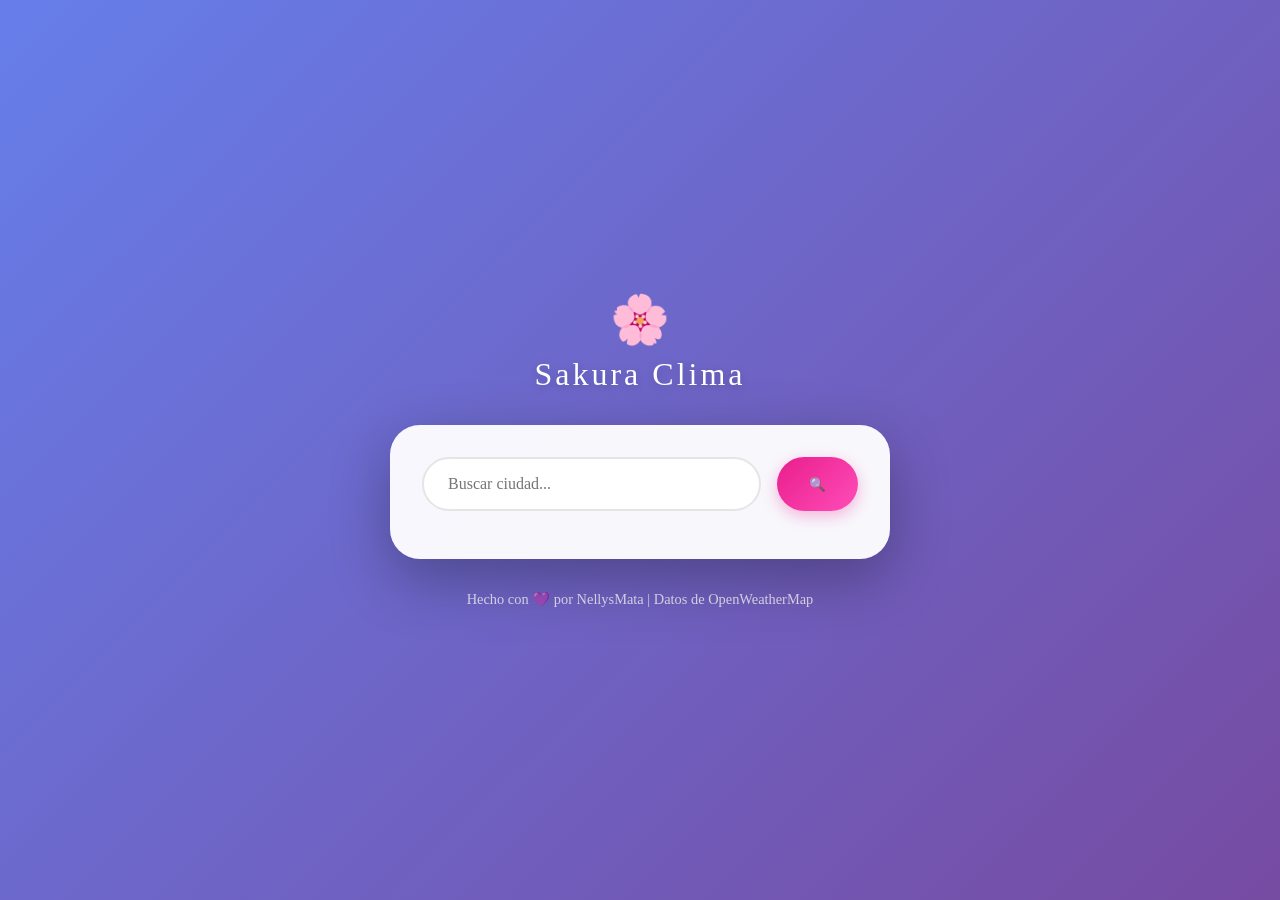
<file: proyectos/Sakuraclima/index.html>
<!DOCTYPE html>
<html lang="es">

<head>
    <meta charset="UTF-8">
    <meta name="viewport" content="width=device-width, initial-scale=1.0">
    <title>Sakura Clima - El clima en armonía</title>
    <link rel="stylesheet" href="style.css">
</head>

<body>
    <!-- Efecto de lluvia -->
    <div class="rain-container" id="rainContainer"></div>

    <div class="container">
        <!-- Header -->
        <div class="header">
            <div class="logo">🌸</div>
            <h1 class="app-title">Sakura Clima</h1>
        </div>

        <!-- Búsqueda -->
        <div class="search-section">
            <div class="search-container">
                <input type="text" class="search-input" id="cityInput" placeholder="Buscar ciudad..."
                    autocomplete="off">
                <button class="search-btn" id="searchBtn">🔍</button>
            </div>
            <div class="error" id="errorMsg"></div>
        </div>

        <!-- Tarjeta del clima -->
        <div class="weather-card" id="weatherCard" style="display:none;">
            <h2 class="city-name" id="cityName">---</h2>
            <p class="date" id="date">---</p>

            <div class="weather-icon" id="weatherIcon">🌤️</div>
            <div class="temperature" id="temperature">--°</div>
            <p class="weather-description" id="description">---</p>

            <div class="weather-details">
                <div class="detail-item">
                    <div class="detail-icon">💨</div>
                    <div class="detail-label">Viento</div>
                    <div class="detail-value" id="wind">-- km/h</div>
                </div>
                <div class="detail-item">
                    <div class="detail-icon">💧</div>
                    <div class="detail-label">Humedad</div>
                    <div class="detail-value" id="humidity">--%</div>
                </div>
                <div class="detail-item">
                    <div class="detail-icon">🌡️</div>
                    <div class="detail-label">Sensación</div>
                    <div class="detail-value" id="feelsLike">--°</div>
                </div>
            </div>

            <div class="haiku">
                <p class="haiku-text" id="haiku">
                    El viento susurra,<br>
                    nubes danzan en el cielo,<br>
                    la lluvia descansa.
                </p>
            </div>
        </div>

        <!-- Footer -->
        <div class="footer">
            Hecho con 💜 por NellysMata | Datos de OpenWeatherMap
        </div>
    </div>
    <script src="script.js"></script>
</body>

</html>
</file>
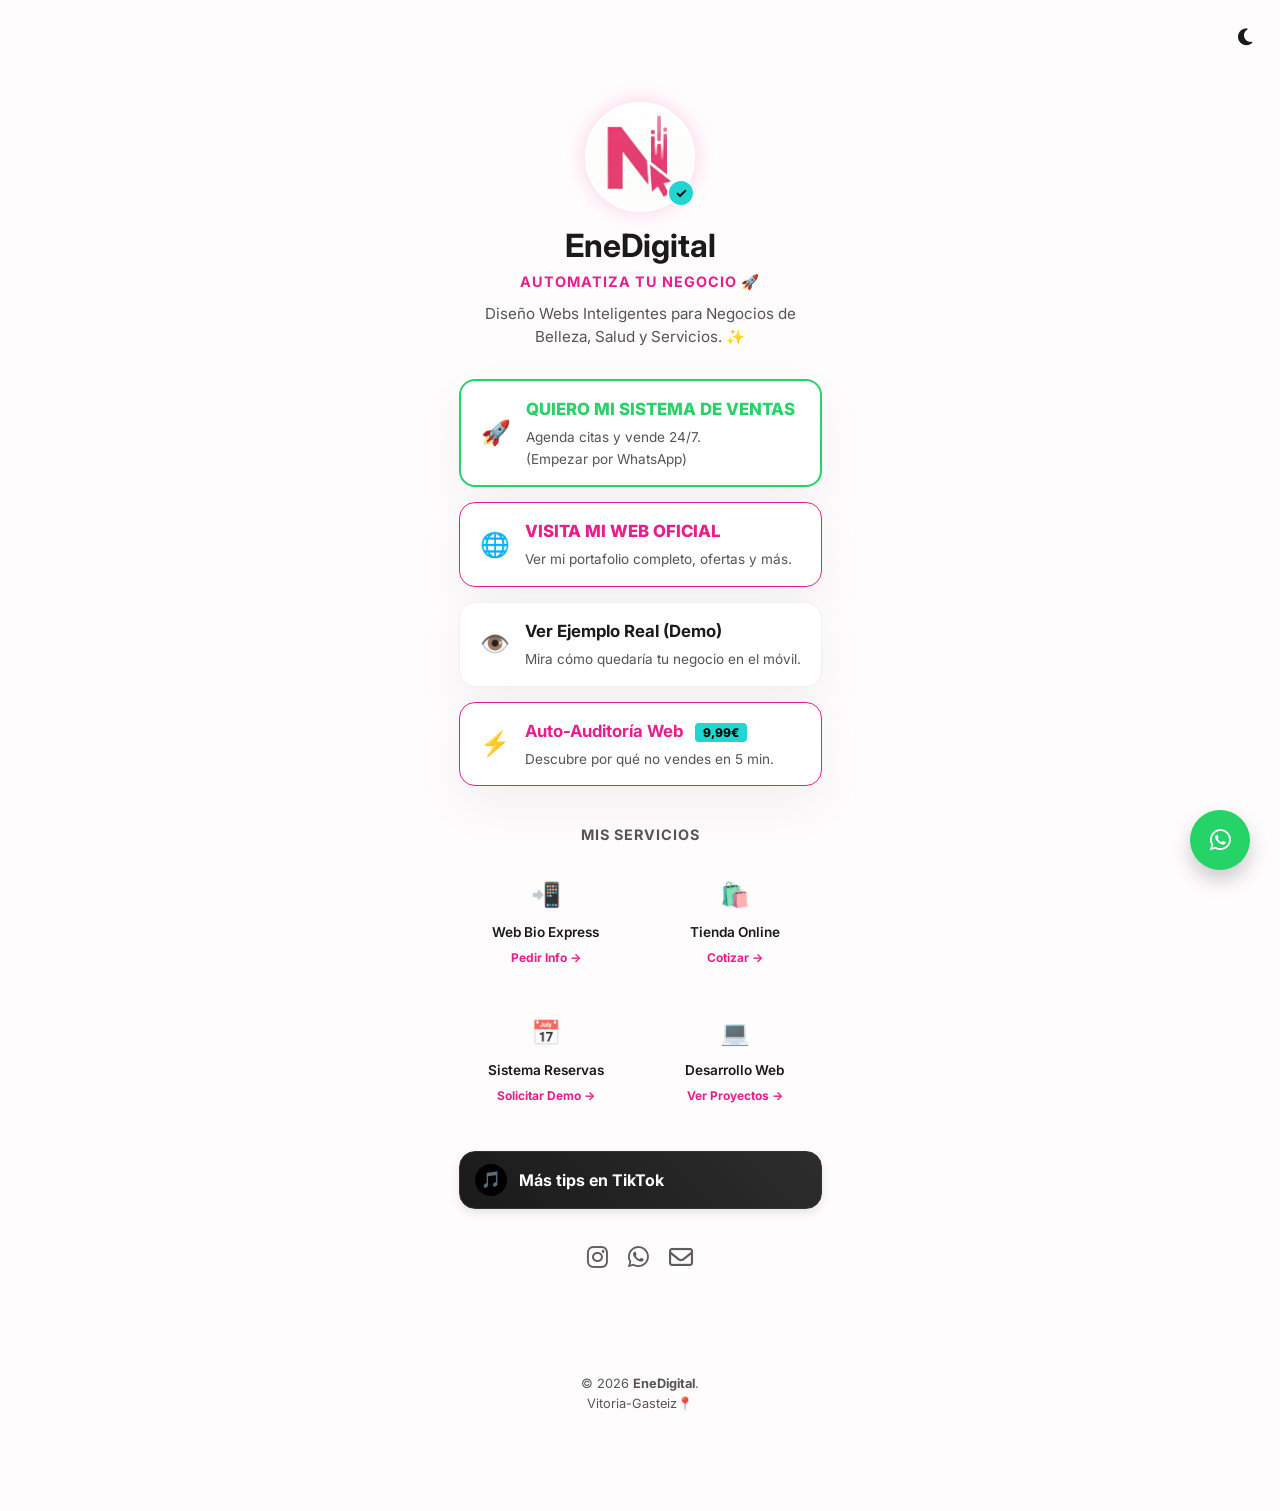
<file: links.html>
<!DOCTYPE html>
<html lang="es">
<head>
    <meta charset="UTF-8">
    <meta name="viewport" content="width=device-width, initial-scale=1.0">
    <title>Diseño Web Vitoria-Gasteiz | Enlaces EneDigital</title>
    <meta name="description" content="Enlaces EneDigital. Diseño Web en Vitoria-Gasteiz, auditorías web y sistemas de reservas para negocios.">
    <link rel="shortcut icon" href="enedigital-bio-main/img/logo-mini.png" type="image/x-icon">
    
    <!-- Fonts -->
    <link rel="preconnect" href="https://fonts.googleapis.com">
    <link rel="preconnect" href="https://fonts.gstatic.com" crossorigin>
    <link href="https://fonts.googleapis.com/css2?family=Inter:wght@400;700;900&family=Outfit:wght@300;400;600;800&display=swap" rel="stylesheet">
    <link rel="stylesheet" href="https://cdnjs.cloudflare.com/ajax/libs/font-awesome/6.5.1/css/all.min.css">
    
    <!-- Main Style -->
    <link rel="stylesheet" href="style.css">
</head>
<body class="bio-body">

    <main class="container" style="max-width: 500px; padding-top: 50px;">
        
        <!-- Controls -->
        <button id="theme-toggle" class="theme-toggle" style="position: absolute; top: 20px; right: 20px;" aria-label="Cambiar tema">
            <i class="fa-solid fa-moon"></i>
        </button>

        <!-- Profile Header -->
        <div class="profile-header">
            <div class="profile-image-container">
                <div class="profile-image">
                    <img src="enedigital-bio-main/img/logo-mini.webp" alt="EneDigital" onerror="this.src='https://ui-avatars.com/api/?name=EN&background=E91E8C&color=fff&size=200'">
                </div> 
                <div class="verified-badge">✓</div>
            </div>
            <h1 style="font-size: 2rem; margin-bottom: 5px;">EneDigital</h1>
            <p class="bio-subtitle">Automatiza tu Negocio 🚀</p>
            <p class="bio-desc">Diseño Webs Inteligentes para Negocios de<br>Belleza, Salud y Servicios. ✨</p>
        </div>

        <!-- Main Links -->
        <div class="links-container">
            
            <a href="https://wa.me/34687356467?text=Hola%20Nellys!%20%F0%9F%91%8B%20Vengo%20de%20TikTok%20y%20quiero%20info%20sobre%20la%20Web%20Autom%C3%A1tica." target="_blank" class="link-card pulse-anim" style="border: 2px solid #25D366;">
                <div class="link-icon">🚀</div>
                <div class="link-content">
                    <span class="link-title" style="color: #25D366; font-weight: 800;">QUIERO MI SISTEMA DE VENTAS</span>
                    <div class="link-desc">Agenda citas y vende 24/7.<br>(Empezar por WhatsApp)</div>
                </div>
            </a>

            <a href="index.html" class="link-card" style="border: 1px solid var(--magenta);">
                <div class="link-icon">🌐</div>
                <div class="link-content">
                    <span class="link-title" style="color: var(--magenta); font-weight: 800;">VISITA MI WEB OFICIAL</span>
                    <div class="link-desc">Ver mi portafolio completo, ofertas y más.</div>
                </div>
            </a>

            <a href="https://ene-nails.vercel.app" target="_blank" class="link-card">
                <div class="link-icon">👁️</div>
                <div class="link-content">
                    <span class="link-title">Ver Ejemplo Real (Demo)</span>
                    <div class="link-desc">Mira cómo quedaría tu negocio en el móvil.</div>
                </div>
            </a>

             <a href="https://go.hotmart.com/C103574555Q?dp=1" target="_blank" class="link-card" style="border: 1px solid var(--magenta);">
                <div class="link-icon">⚡</div>
                <div class="link-content">
                    <span class="link-title" style="color: var(--magenta);">
                        Auto-Auditoría Web <span class="price-tag">9,99€</span>
                    </span>
                    <div class="link-desc">Descubre por qué no vendes en 5 min.</div>
                </div>
            </a>
        </div>

        <!-- Services Grid -->
        <h3 style="text-align:center; margin-bottom:1rem; color:var(--text-secondary); font-size: 0.9rem; text-transform: uppercase; letter-spacing: 1px;">Mis Servicios</h3>
        <div class="services-grid">
            <a href="https://wa.me/34687356467?text=Hola%20Nellys!%20Me%20interesa%20la%20Web%20Bio%20Express." class="service-card" style="text-decoration: none;">
                <span class="service-icon">📲</span>
                <div class="service-title-bio">Web Bio Express</div>
                <div class="service-price" style="color: var(--magenta); font-weight: 700;">Pedir Info →</div> 
            </a>

            <a href="https://wa.me/34687356467?text=Hola%20Nellys!%20Quiero%20cotizar%20una%20Tienda%20Online." class="service-card" style="text-decoration: none;">
                <span class="service-icon">🛍️</span>
                <div class="service-title-bio">Tienda Online</div>
                <div class="service-price" style="color: var(--magenta); font-weight: 700;">Cotizar →</div>
            </a>

            <a href="https://wa.me/34687356467?text=Hola%20Nellys!%20Me%20interesa%20el%20Sistema%20de%20Reservas." class="service-card" style="text-decoration: none;">
                <span class="service-icon">📅</span>
                <div class="service-title-bio">Sistema Reservas</div>
                <div class="service-price" style="color: var(--magenta); font-weight: 700;">Solicitar Demo →</div>
            </a>

            <a href="index.html#logros" class="service-card" style="text-decoration: none;">
                <span class="service-icon">💻</span>
                <div class="service-title-bio">Desarrollo Web</div>
                <div class="service-price" style="color: var(--magenta); font-weight: 700;">Ver Proyectos →</div>
            </a>
        </div>

        <!-- Socials -->
        <a href="https://www.tiktok.com/@ene.digitalweb" target="_blank" class="cta-tiktok">
            <div class="tiktok-icon-box">🎵</div>
            <div>
                <h2 style="font-size: 1rem; font-weight: 700; color: white;">Más tips en TikTok</h2>
            </div>
        </a>
        
        <div class="social-links">
            <a href="https://www.instagram.com/ene.digitalweb/" target="_blank" class="social-icon"><i class="fa-brands fa-instagram"></i></a> 
            <a href="https://wa.me/34687356467" class="social-icon"><i class="fa-brands fa-whatsapp"></i></a>
            <a href="mailto:hola@enedigital.es" class="social-icon"><i class="fa-regular fa-envelope"></i></a>
        </div>

        <footer style="margin-top: 2rem; font-size: 0.8rem; background: transparent; border: none;">
            <p>
                © 2026 <strong>EneDigital</strong>. <br>
                <span>Vitoria-Gasteiz📍</span>
            </p>
        </footer>
    </main>

    <!-- Bot WhatsApp (Hidden by default, shows after 3s) -->
    <div class="whatsapp-bubble" id="whatsapp-bot" style="position: fixed; bottom: 85px; right: 20px; z-index: 1000; width: 220px; display: none;">
        <div class="bubble-header">
            <span style="font-weight: 800;">Nellys (EneDigital)</span>
            <button onclick="closeBot()" style="background:none; border:none; color:#666; cursor:pointer;">✕</button>
        </div>
        <div class="bubble-body" style="font-size: 0.85rem;">
            ¡Hola! 👋<br>¿Te ayudo a automatizar tu negocio?
        </div>
        <div class="bubble-arrow" style="right: 15px;"></div>
    </div>

    <!-- Botón Flotante WhatsApp -->
    <a href="https://wa.me/34687356467" class="btn-float btn-whatsapp" target="_blank" rel="noopener noreferrer" aria-label="Chat en WhatsApp" style="position: fixed; bottom: 30px; right: 30px; z-index: 1000;">
        <i class="fa-brands fa-whatsapp"></i>
    </a>

    <!-- Script Shared Logic -->
    <script>
        // --- MODO OSCURO ---
        const toggleBtn = document.getElementById('theme-toggle');
        const icon = toggleBtn.querySelector('i');
        const body = document.body;

        if (localStorage.getItem('theme') === 'dark') {
            body.classList.add('dark-mode');
            icon.classList.remove('fa-moon');
            icon.classList.add('fa-sun');
        }

        toggleBtn.addEventListener('click', () => {
            body.classList.toggle('dark-mode');
            if (body.classList.contains('dark-mode')) {
                icon.classList.remove('fa-moon');
                icon.classList.add('fa-sun');
                localStorage.setItem('theme', 'dark');
            } else {
                icon.classList.remove('fa-sun');
                icon.classList.add('fa-moon');
                localStorage.setItem('theme', 'light');
            }
        });

        // --- BOT WHATSAPP ---
        const botBubble = document.getElementById('whatsapp-bot');
        setTimeout(() => {
            botBubble.style.display = 'block';
            // Pequeña animación de entrada manual si no carga CSS
            botBubble.style.opacity = '0';
            botBubble.classList.add('show'); 
            setTimeout(() => botBubble.style.opacity = '1', 100);
        }, 3000);

        function closeBot() {
            botBubble.style.display = 'none';
        }
    </script>
</body>
</html>
</file>
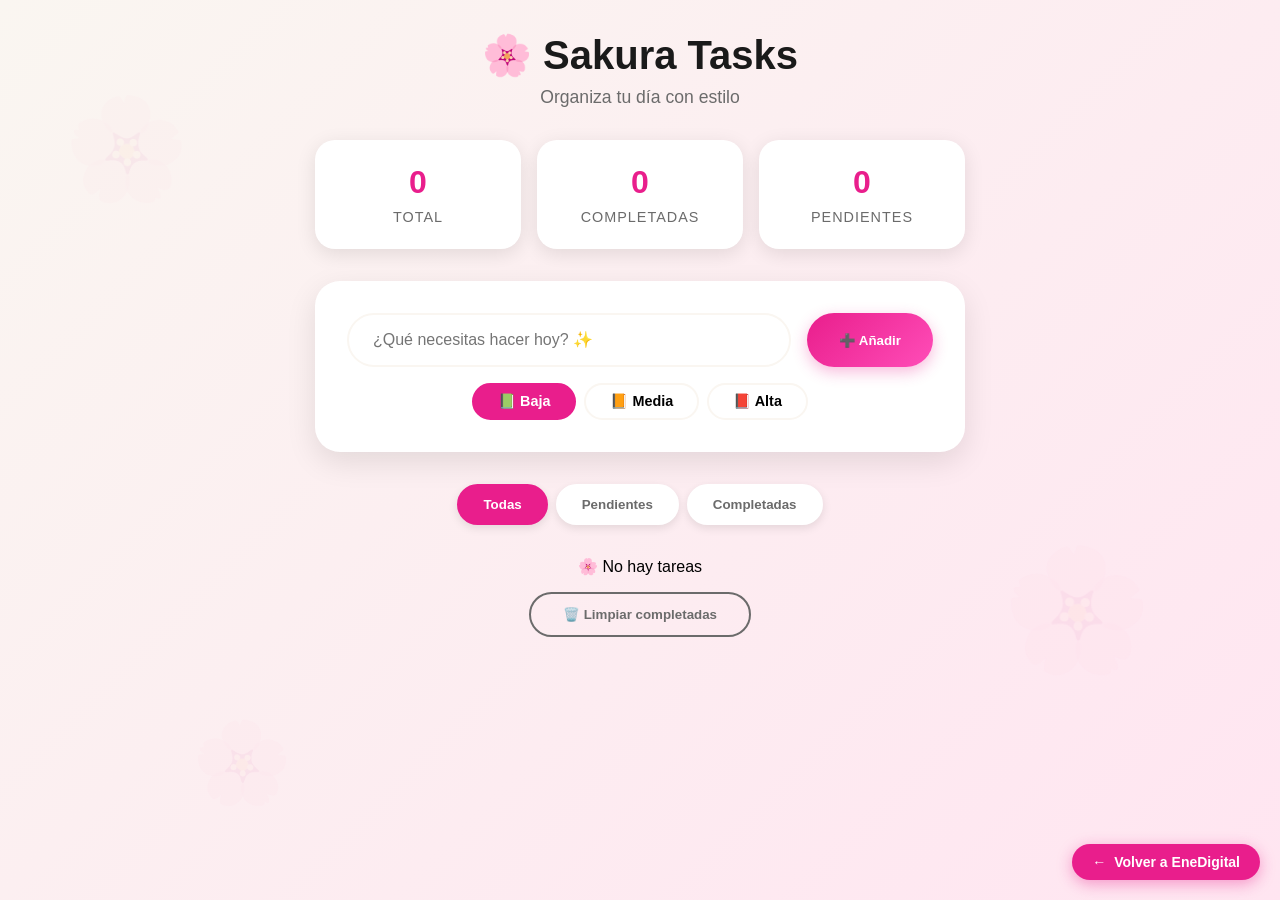
<file: apps/SakuraTasks/sakuratasks.html>
<!DOCTYPE html>
<html lang="es">

<head>
    <meta charset="UTF-8">
    <meta name="viewport" content="width=device-width, initial-scale=1.0">
    <title>Sakura Tasks - Tu lista de tareas</title>
    <link rel="stylesheet" href="estilos/style.css">
</head>

<body>
    <!-- Flores decorativas de fondo -->
    <div class="bg-flower">🌸</div>
    <div class="bg-flower">🌸</div>
    <div class="bg-flower">🌸</div>

    <div class="container">
        <!-- Header -->
        <div class="header">
            <h1>🌸 Sakura Tasks</h1>
            <p>Organiza tu día con estilo</p>
        </div>

        <!-- Stats -->
        <div class="stats">
            <div class="stat-card">
                <div class="stat-number" id="totalTasks">0</div>
                <div class="stat-label">Total</div>
            </div>
            <div class="stat-card">
                <div class="stat-number" id="completedTasks">0</div>
                <div class="stat-label">Completadas</div>
            </div>
            <div class="stat-card">
                <div class="stat-number" id="pendingTasks">0</div>
                <div class="stat-label">Pendientes</div>
            </div>
        </div>

        <!-- Input Section -->
        <div class="input-section">
            <div class="input-group">
                <input type="text" class="task-input" id="taskInput" placeholder="¿Qué necesitas hacer hoy? ✨"
                    maxlength="100">
                <button class="add-btn" id="addBtn">
                    ➕ Añadir
                </button>
            </div>
            <div class="priority-selector">
                <button class="priority-btn active" data-priority="low">📗 Baja</button>
                <button class="priority-btn" data-priority="medium">📙 Media</button>
                <button class="priority-btn" data-priority="high">📕 Alta</button>
            </div>
        </div>

        <!-- Filters -->
        <div class="filters">
            <button class="filter-btn active" data-filter="all">Todas</button>
            <button class="filter-btn" data-filter="pending">Pendientes</button>
            <button class="filter-btn" data-filter="completed">Completadas</button>
        </div>

        <!-- Tasks Container -->
        <div class="tasks-container" id="tasksContainer">
            <!-- Tasks will be rendered here -->
        </div>

        <!-- Clear completed -->
        <div class="clear-completed">
            <button class="clear-btn" id="clearCompleted">🗑️ Limpiar completadas</button>
        </div>
    </div>

    <script src="js/script.js"></script>
    <!-- Back to EneDigital -->
    <a href="../../index.html" style="position:fixed; bottom:20px; right:20px; background:#E91E8C; color:white; padding:10px 20px; border-radius:50px; text-decoration:none; font-family:sans-serif; font-weight:bold; box-shadow:0 4px 15px rgba(233, 30, 140, 0.4); z-index:9999; display:flex; align-items:center; gap:8px; font-size:14px; transition: transform 0.2s;" onmouseover="this.style.transform='scale(1.05)'" onmouseout="this.style.transform='scale(1)'">
        <span>←</span> Volver a EneDigital
    </a>
</body>

</html>
</file>
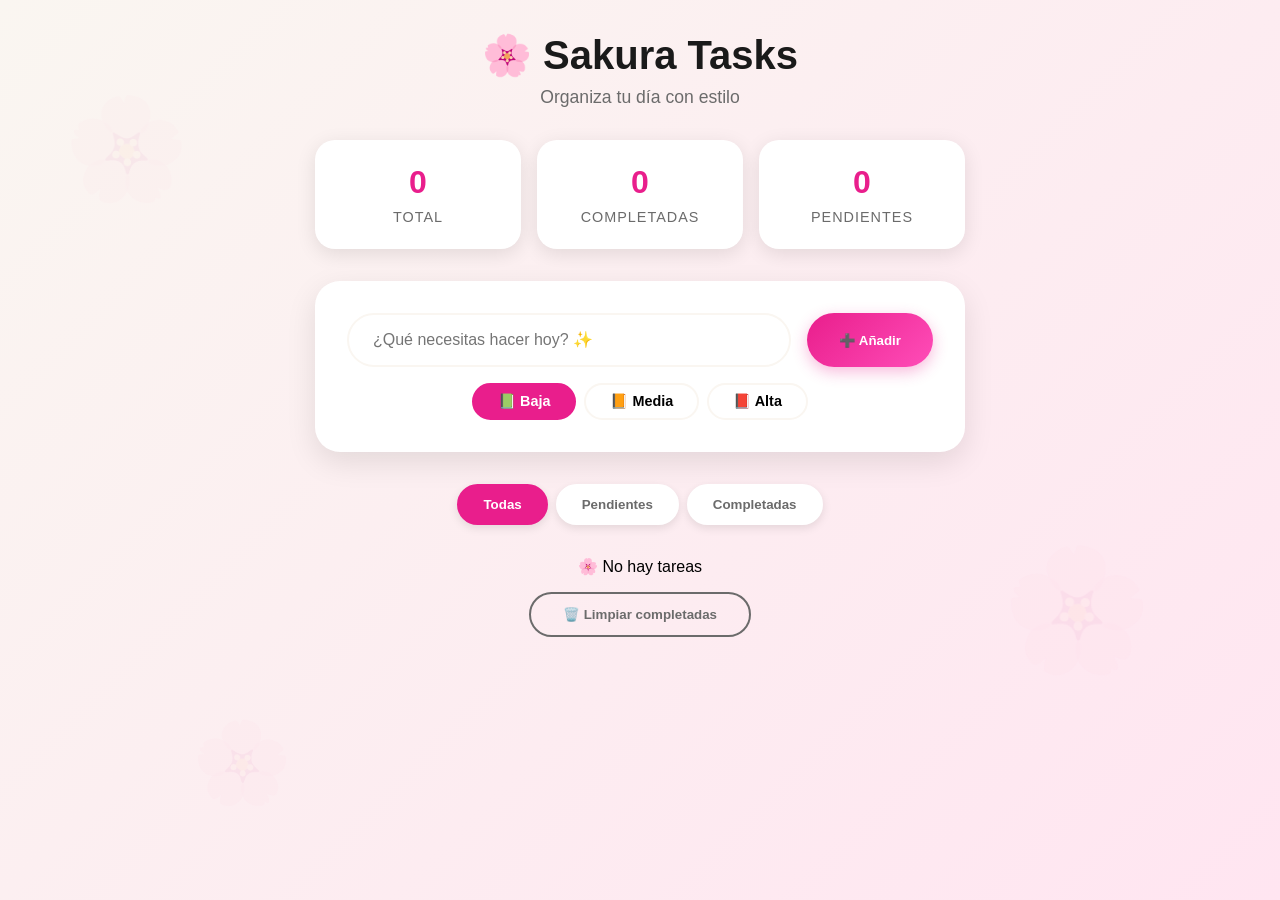
<file: proyectos/SakuraTasks/sakuratasks.html>
<!DOCTYPE html>
<html lang="es">

<head>
    <meta charset="UTF-8">
    <meta name="viewport" content="width=device-width, initial-scale=1.0">
    <title>Sakura Tasks - Tu lista de tareas</title>
    <link rel="stylesheet" href="estilos/style.css">
</head>

<body>
    <!-- Flores decorativas de fondo -->
    <div class="bg-flower">🌸</div>
    <div class="bg-flower">🌸</div>
    <div class="bg-flower">🌸</div>

    <div class="container">
        <!-- Header -->
        <div class="header">
            <h1>🌸 Sakura Tasks</h1>
            <p>Organiza tu día con estilo</p>
        </div>

        <!-- Stats -->
        <div class="stats">
            <div class="stat-card">
                <div class="stat-number" id="totalTasks">0</div>
                <div class="stat-label">Total</div>
            </div>
            <div class="stat-card">
                <div class="stat-number" id="completedTasks">0</div>
                <div class="stat-label">Completadas</div>
            </div>
            <div class="stat-card">
                <div class="stat-number" id="pendingTasks">0</div>
                <div class="stat-label">Pendientes</div>
            </div>
        </div>

        <!-- Input Section -->
        <div class="input-section">
            <div class="input-group">
                <input type="text" class="task-input" id="taskInput" placeholder="¿Qué necesitas hacer hoy? ✨"
                    maxlength="100">
                <button class="add-btn" id="addBtn">
                    ➕ Añadir
                </button>
            </div>
            <div class="priority-selector">
                <button class="priority-btn active" data-priority="low">📗 Baja</button>
                <button class="priority-btn" data-priority="medium">📙 Media</button>
                <button class="priority-btn" data-priority="high">📕 Alta</button>
            </div>
        </div>

        <!-- Filters -->
        <div class="filters">
            <button class="filter-btn active" data-filter="all">Todas</button>
            <button class="filter-btn" data-filter="pending">Pendientes</button>
            <button class="filter-btn" data-filter="completed">Completadas</button>
        </div>

        <!-- Tasks Container -->
        <div class="tasks-container" id="tasksContainer">
            <!-- Tasks will be rendered here -->
        </div>

        <!-- Clear completed -->
        <div class="clear-completed">
            <button class="clear-btn" id="clearCompleted">🗑️ Limpiar completadas</button>
        </div>
    </div>

    <script src="js/script.js"></script>
</body>

</html>
</file>
<file: style.css>
/* --- VARIABLES & THEME --- */
:root {
    --magenta: #E91E8C;
    --magenta-dark: #C2185B; /* Uso para textos sobre blanco (Mejora A11y) */
    --magenta-text: #b01666; /* Solo para texto pequeño */
    --magenta-glow: rgba(233, 30, 140, 0.4);
    
    /* Light Mode (Default) */
    --bg-body: #fffcfd;
    --bg-card: #ffffff;
    --bg-nav: rgba(255, 252, 253, 0.96);
    --text-main: #1a1a1a;
    --text-secondary: #555555;
    --border-color: #f0f0f0;
    --shadow: 0 20px 50px rgba(0,0,0,0.05);
    --faq-bg: #ffffff;
}

/* Dark Mode */
body.dark-mode {
    --bg-body: #0a0a0a;
    --bg-card: #141414;
    --bg-nav: rgba(10, 10, 10, 0.96);
    --text-main: #f0f0f0;
    --text-secondary: #a0a0a0;
    --border-color: #333333;
    --shadow: 0 20px 50px rgba(0,0,0,0.5);
    --faq-bg: #1a1a1a;
}

/* --- RESET & ACCESSIBILITY --- */
* {
    margin: 0; 
    padding: 0; 
    box-sizing: border-box; 
    transition: background-color 0.3s ease, color 0.3s ease, border-color 0.3s ease, transform 0.2s ease;
}

@media (prefers-reduced-motion: reduce) {
    * {
        animation-duration: 0.01ms !important;
        animation-iteration-count: 1 !important;
        transition-duration: 0.01ms !important;
        scroll-behavior: auto !important;
    }
}

html {
    scroll-behavior: smooth;
    font-size: 16px;
}

body {
    font-family: 'Inter', -apple-system, BlinkMacSystemFont, "Segoe UI", Roboto, Helvetica, Arial, sans-serif, "Apple Color Emoji", "Segoe UI Emoji", "Segoe UI Symbol";
    background: var(--bg-body);
    color: var(--text-main);
    line-height: 1.6;
    overflow-x: hidden;
    -webkit-font-smoothing: antialiased;
}

h1, h2, h3, h4, h5, h6 {
    line-height: 1.2;
    color: var(--text-main);
}

img, svg {
    max-width: 100%;
    height: auto;
    display: block;
}

/* --- COMPONENTS & UTILITIES --- */
.container { 
    max-width: 1100px; 
    margin: 0 auto; 
    padding: 0 1.5rem; 
}

/* Buttons */
.btn-mega, .btn-linktree {
    background: linear-gradient(135deg, var(--magenta), #ff5e9e);
    color: white; 
    padding: 1.2rem 2rem; 
    border-radius: 100px;
    text-decoration: none; 
    font-weight: 800; 
    font-size: 1.1rem;
    display: inline-flex;
    justify-content: center;
    align-items: center;
    box-shadow: 0 10px 30px var(--magenta-glow);
    text-transform: uppercase; 
    border: none; 
    cursor: pointer;
    text-align: center;
    transition: transform 0.2s ease, box-shadow 0.2s ease;
}

.btn-mega:hover, .btn-linktree:hover {
    transform: translateY(-3px);
    box-shadow: 0 15px 35px var(--magenta-glow);
}

.btn-mega:focus, .btn-linktree:focus {
    outline: 3px solid var(--magenta-glow);
    outline-offset: 2px;
}

/* Animation Pulse */
.pulse-anim {
    animation: pulse 2s infinite;
}

@keyframes pulse { 
    0%, 100% { transform: scale(1); box-shadow: 0 0 0 0 var(--magenta-glow); } 
    70% { transform: scale(1.02); box-shadow: 0 0 0 15px rgba(0,0,0,0); } 
}

/* --- NAVIGATION --- */
nav {
    position: fixed; 
    top: 0; 
    width: 100%;
    background: var(--bg-nav);
    backdrop-filter: blur(10px);
    -webkit-backdrop-filter: blur(10px);
    z-index: 1000;
    padding: 1rem 0;
    border-bottom: 1px solid rgba(233, 30, 140, 0.1);
}

.nav-container {
    max-width: 1100px; 
    margin: 0 auto; 
    padding: 0 1.5rem;
    display: flex; 
    justify-content: space-between; 
    align-items: center;
}

.logo { 
    font-size: 1.5rem; 
    font-weight: 900; 
    color: var(--magenta); 
    text-decoration: none; 
}

.nav-actions { 
    display: flex; 
    gap: 15px; 
    align-items: center; 
}

.theme-toggle {
    background: none; 
    border: none; 
    cursor: pointer;
    font-size: 1.2rem; 
    color: var(--text-main);
    padding: 8px; 
    border-radius: 50%;
    transition: transform 0.3s;
    display: flex;
    align-items: center;
    justify-content: center;
}

.theme-toggle:hover { 
    transform: rotate(15deg) scale(1.1); 
    background-color: rgba(0,0,0,0.05);
}
body.dark-mode .theme-toggle:hover {
    background-color: rgba(255,255,255,0.1);
}

.btn-nav {
    text-decoration: none; 
    color: var(--text-main); 
    font-weight: 800; 
    font-size: 0.8rem;
    border: 2px solid var(--text-main); 
    padding: 0.5rem 1.2rem; 
    border-radius: 50px;
}
body.dark-mode .btn-nav { 
    border-color: var(--magenta); 
    color: var(--magenta); 
}

/* --- HERO --- */
.hero { 
    padding: 8rem 1.5rem 6rem; 
    max-width: 900px; 
    margin: 0 auto; 
    text-align: center; 
}

.hero h1 { 
    font-size: clamp(2.5rem, 6vw, 4rem); 
    font-weight: 900; 
    letter-spacing: -2px; 
    line-height: 1.1; 
    margin-bottom: 1.5rem; 
}

.hero p { 
    font-size: 1.25rem; 
    color: var(--text-secondary); 
    margin-bottom: 3rem; 
    max-width: 700px;
    margin-left: auto;
    margin-right: auto;
}

/* --- ABOUT SECTION --- */
.about { 
    padding: 5rem 1.5rem; 
    background: var(--bg-card); 
    border-top-left-radius: 60px;
    border-top-right-radius: 60px;
    margin-top: -2rem; 
    position: relative;
    z-index: 2;
}

.about-flex { 
    display: flex; 
    flex-wrap: wrap; 
    gap: 3rem; 
    align-items: center; 
}

.profile-card { 
    flex: 0.8; 
    background: var(--bg-body); 
    padding: 2.5rem; 
    border-radius: 40px; 
    text-align: center; 
    border: 1px solid var(--border-color);
    box-shadow: var(--shadow);
    min-width: 280px;
}

/* --- PROJECTS --- */
.logros { 
    padding: 6rem 1.5rem; 
}
.section-title { 
    text-align: center; 
    margin-bottom: 3rem; 
    font-size: 2.2rem; 
    font-weight: 800;
}

.project-card {
    background: var(--bg-card); 
    border-radius: 40px; 
    overflow: hidden;
    box-shadow: var(--shadow); 
    border: 1px solid var(--border-color);
    display: flex; 
    flex-direction: column; 
    margin-bottom: 3rem;
}

@media (min-width: 768px) { 
    .project-card { flex-direction: row; } 
}

.project-img { 
    flex: 1; 
    background: #fceef6; 
    display: flex; 
    align-items: center; 
    justify-content: center; 
    font-size: 5rem; 
    min-height: 250px; 
}
body.dark-mode .project-img { 
    background: #2a0a1a; 
}

.project-info { 
    flex: 1.2; 
    padding: 2.5rem; 
    display: flex;
    flex-direction: column;
    justify-content: space-between;
}

/* --- PROJECTS GRID --- */
.projects-grid {
    display: grid;
    grid-template-columns: 1fr;
    gap: 2rem;
    margin-top: 2rem;
}

@media (min-width: 768px) { 
    .projects-grid {
        grid-template-columns: repeat(2, 1fr);
    }
    /* En escritorio, mantenemos las tarjetas verticales dentro del grid para que quepan 2 */
    .project-card { 
        flex-direction: column; 
        height: 100%;
    } 
    .project-img {
        width: 100%;
        min-height: 220px;
    }
    }
}

.tag { 
    background: #e3f9eb; 
    color: #15803d; 
    padding: 0.5rem 1.2rem; /* Más padding horizontal */
    border-radius: 50px; /* Bordes totalmente redondeados (Pill shape) */
    font-weight: 800; 
    font-size: 0.75rem; 
    display: inline-block; 
    align-self: flex-start; /* Se alinea a la izquierda en flex vertical */
    margin-bottom: 1rem; 
    text-transform: uppercase;
    letter-spacing: 0.5px;
    box-shadow: 0 2px 10px rgba(0,0,0,0.05); /* Sombra sutil para efecto botón */
}
.tag.academic { 
    background: #f0f0f0; 
    color: #555; 
}

/* --- PRICING --- */
.pricing { 
    padding: 6rem 1.5rem; 
    background: var(--bg-card); 
    text-align: center; 
}
.price-box {
    max-width: 500px; /* Ancho aumentado para acomodar mejor el diseño dividido */
    margin: 3rem auto; 
    padding: 0; /* Removing padding to use internal containers */
    border-radius: 50px; 
    border: 2px solid var(--magenta);
    background: var(--bg-body); 
    box-shadow: var(--shadow);
    overflow: hidden; /* For inner border radii */
}

/* New Pricing Internals */
.price-header {
    padding: 3rem 2rem 2rem;
}

.price-num { 
    font-size: 4.5rem; 
    font-weight: 900; 
    line-height: 1; 
    color: var(--text-main);
    margin-bottom: 0.5rem;
}

.price-maintenance {
    background: rgba(233, 30, 140, 0.04);
    border-top: 1px dashed rgba(233, 30, 140, 0.3);
    padding: 1.5rem 2rem;
    display: flex;
    align-items: center;
    justify-content: center;
    gap: 1rem;
    text-align: left;
}
body.dark-mode .price-maintenance {
    background: rgba(255, 255, 255, 0.03);
}

.features { 
    text-align: left; 
    list-style: none; 
    margin: 2rem 0; 
    color: var(--text-secondary); 
    padding: 0 2rem;
}
.features li { 
    margin-bottom: 1rem; 
    font-size: 1.1rem; 
    display: flex; 
    gap: 12px; 
    align-items: center;
}
.features li i { 
    color: #2ecc71; 
}

/* --- FAQ SECTION --- */
.faq-section {
    padding: 6rem 1.5rem;
    max-width: 800px;
    margin: 0 auto;
}

.faq-item {
    background: var(--bg-card);
    border: 1px solid var(--border-color);
    border-radius: 20px;
    margin-bottom: 1rem;
    overflow: hidden;
    transition: all 0.3s ease;
}

.faq-item:hover {
    border-color: var(--magenta);
}

.faq-question {
    padding: 1.5rem;
    width: 100%;
    text-align: left;
    background: none;
    border: none;
    display: flex;
    justify-content: space-between;
    align-items: center;
    font-size: 1.1rem;
    font-weight: 700;
    color: var(--text-main);
    cursor: pointer;
}

.faq-question i {
    color: var(--magenta);
    transition: transform 0.3s;
}

.faq-question.active i {
    transform: rotate(180deg);
}

.faq-answer {
    max-height: 0;
    overflow: hidden;
    transition: max-height 0.3s ease-out;
    padding: 0 1.5rem;
    color: var(--text-secondary);
    line-height: 1.6;
}

.faq-answer p {
    padding-bottom: 1.5rem;
}

/* --- FLOATING BUTTONS --- */
.floating-container { 
    position: fixed; 
    bottom: 30px; 
    right: 30px; 
    z-index: 1001; 
    display: flex; 
    flex-direction: column; 
    gap: 15px; 
    align-items: flex-end; /* ASO: Align right so bubble arrow matches button */
}

.btn-float {
    width: 60px; 
    height: 60px; 
    border-radius: 50%;
    display: flex; 
    align-items: center; 
    justify-content: center;
    font-size: 1.5rem; 
    text-decoration: none; 
    color: white;
    box-shadow: 0 10px 20px rgba(0,0,0,0.2); 
    transition: transform 0.3s;
    border: none; 
    cursor: pointer;
}
.btn-float:hover { transform: scale(1.1); }
.btn-whatsapp { background: #25d366; }

/* Share Bar */
.share-bar {
    position: fixed; 
    left: 20px; 
    top: 50%; 
    transform: translateY(-50%);
    display: flex; 
    flex-direction: column; 
    gap: 10px; 
    z-index: 999;
}
.share-btn {
    width: 40px; 
    height: 40px; 
    border-radius: 50%; 
    background: var(--bg-card);
    border: 1px solid var(--border-color); 
    color: var(--text-secondary);
    display: flex; 
    align-items: center; 
    justify-content: center;
    cursor: pointer; 
    transition: 0.3s; 
    box-shadow: var(--shadow);
}
.share-btn:hover { 
    background: var(--magenta); 
    color: white; 
    border-color: var(--magenta); 
}

@media (max-width: 768px) {
    .share-bar { 
        position: static; 
        flex-direction: row; 
        justify-content: center; 
        margin-top: 2rem; 
        transform: none; 
    }
}

footer { 
    padding: 4rem 1.5rem; 
    text-align: center; 
    color: var(--text-secondary); 
    font-size: 0.9rem; 
    background: var(--bg-body); 
    border-top: 1px solid var(--border-color);
}

/* --- LINKTREE / BIO PAGE --- */
.bio-body {
    background: var(--bg-body);
    min-height: 100vh;
    display: flex;
    flex-direction: column;
    align-items: center;
    justify-content: center;
    padding: 2rem 1rem;
}

.bio-container {
    max-width: 480px;
    width: 100%;
    text-align: center;
}

.bio-profile-img {
    width: 120px;
    height: 120px;
    background: #fceef6;
    border-radius: 50%;
    margin: 0 auto 1.5rem;
    display: flex;
    align-items: center;
    justify-content: center;
    font-size: 3.5rem;
    border: 3px solid var(--magenta);
    box-shadow: 0 10px 25px rgba(233, 30, 140, 0.2);
}

.bio-name {
    font-size: 1.8rem;
    font-weight: 800;
    margin-bottom: 0.5rem;
}

.bio-title {
    color: var(--text-secondary);
    font-size: 1.1rem;
    margin-bottom: 2rem;
}

.bio-links {
    display: flex;
    flex-direction: column;
    gap: 1rem;
    width: 100%;
}

.btn-linktree {
    width: 100%;
    padding: 1.2rem;
    font-size: 1rem;
    /* Resetting some specific properties for the stack look if needed */
}

/* --- MARQUEE (INFINITE CAROUSEL) --- */
.marquee-wrapper {
    background: var(--magenta);
    padding: 1rem 0;
    overflow: hidden;
    white-space: nowrap;
    position: relative;
    transform: rotate(-1deg) scale(1.02); /* Slight tilt for dynamic effect */
    margin: 4rem 0;
    box-shadow: 0 10px 30px rgba(0,0,0,0.1);
    max-width: 100vw;
    width: 100%;
}

.marquee-content {
    display: inline-block;
    animation: marquee 20s linear infinite;
}

.marquee-item {
    color: white;
    font-size: 1.5rem;
    font-weight: 900;
    text-transform: uppercase;
    display: inline-block;
    padding: 0 2rem;
}
.marquee-item i { margin: 0 1rem; opacity: 0.5; font-size: 0.8em; }

@keyframes marquee {
    0% { transform: translateX(0); }
    100% { transform: translateX(-50%); }
}

/* Reduced motion for accessibility */
@media (prefers-reduced-motion: reduce) {
    .marquee-content { animation: none; }
    .marquee-wrapper { transform: none; overflow-x: auto; }
}

/* --- WHATSAPP BOT WIDGET --- */
.whatsapp-bubble {
    background: white;
    padding: 0;
    border-radius: 15px;
    box-shadow: 0 5px 25px rgba(0,0,0,0.15);
    margin-bottom: 20px;
    margin-right: 10px;
    width: 260px;
    position: relative;
    opacity: 0;
    transform: translateY(20px) scale(0.9);
    transition: all 0.4s cubic-bezier(0.175, 0.885, 0.32, 1.275);
    pointer-events: none; /* No clicable si oculto */
    border: 1px solid var(--border-color);
}

.whatsapp-bubble.show {
    opacity: 1;
    transform: translateY(0) scale(1);
    pointer-events: all;
}

.bubble-header {
    background: #f0f0f0;
    padding: 0.8rem 1rem;
    border-radius: 15px 15px 0 0;
    display: flex;
    justify-content: space-between;
    align-items: center;
    font-size: 0.85rem;
    color: var(--text-secondary);
}

.bubble-body {
    padding: 1rem;
    color: var(--text-main);
    font-size: 0.95rem;
    line-height: 1.4;
}

.bubble-arrow {
    position: absolute;
    bottom: -8px;
    right: 25px;
    width: 15px;
    height: 15px;
    background: white;
    transform: rotate(45deg);
    border-bottom: 1px solid var(--border-color);
    border-right: 1px solid var(--border-color);
}


/* Dark Mode fixes for bubble */
body.dark-mode .whatsapp-bubble,
body.dark-mode .bubble-arrow {
    background: #1a1a1a;
    border-color: #333;
}
body.dark-mode .bubble-header {
    background: #252525;
    color: #aaa;
}

/* --- ESTILOS ESPECÍFICOS PÁGINA BIO (LINKS.HTML) --- */

/* Perfil Bio */
.profile-header { text-align: center; margin-bottom: 30px; margin-top: 20px; }

.profile-image-container {
    width: 110px; height: 110px; margin: 0 auto 15px; position: relative;
}

.profile-image {
    width: 100%; height: 100%; border-radius: 50%; overflow: hidden;
    border: 3px solid var(--bg-card);
    box-shadow: 0 0 20px rgba(233, 30, 140, 0.2);
}
.profile-image img { width: 100%; height: 100%; object-fit: cover; }

.verified-badge {
    position: absolute; bottom: 5px; right: 0;
    background-color: #20D5D2; color: #000;
    width: 28px; height: 28px; border-radius: 50%;
    font-weight: bold; display: flex; align-items: center; justify-content: center;
    border: 2px solid var(--bg-body); font-size: 14px;
}

.bio-subtitle {
    color: var(--magenta); font-weight: 700; margin-bottom: 10px;
    text-transform: uppercase; font-size: 0.9rem; letter-spacing: 1px;
}
.bio-desc { color: var(--text-secondary); font-size: 0.95rem; margin-bottom: 30px; line-height: 1.5; }

/* Enlaces Bio */
.links-container { display: flex; flex-direction: column; gap: 15px; margin-bottom: 40px; }

.link-card {
    background-color: var(--bg-card); color: var(--text-main);
    text-decoration: none; padding: 15px 20px; border-radius: 16px;
    display: flex; align-items: center; transition: all 0.3s ease;
    border: 1px solid var(--border-color); text-align: left;
    box-shadow: var(--shadow);
}
.link-card:hover { transform: translateY(-3px); border-color: var(--magenta); }
.link-icon { font-size: 1.5rem; margin-right: 15px; }
.link-content { flex: 1; }
.link-title { display: block; font-weight: 700; font-size: 1.05rem; margin-bottom: 4px; }
.link-desc { font-size: 0.85rem; color: var(--text-secondary); }

.price-tag {
    background-color: #20D5D2; color: #000; padding: 2px 8px;
    border-radius: 4px; font-size: 0.75rem; font-weight: 800;
    margin-left: 8px; text-transform: uppercase;
}

/* Servicios Grid Bio */
.services-grid {
    display: grid; grid-template-columns: 1fr; gap: 15px; margin-bottom: 30px;
}
@media (min-width: 768px) {
    .services-grid { grid-template-columns: 1fr 1fr; }
}

.service-card {
    background-color: transparent; 
    padding: 15px 10px; 
    border-radius: 16px;
    text-align: center; 
    border: 1px solid transparent;
    box-shadow: none; 
    transition: all 0.3s;
}
.service-card:hover { 
    background-color: var(--bg-card);
    border-color: var(--border-color);
    box-shadow: var(--shadow);
    transform: translateY(-2px); 
}
.service-icon { font-size: 1.5rem; display: block; margin-bottom: 8px; opacity: 0.8; }
.service-title-bio { font-weight: 600; font-size: 0.85rem; margin-bottom: 4px; color: var(--text-main); }
.service-price { color: var(--text-secondary); font-size: 0.75rem; font-weight: 400; }
    
/* TikTok CTA */
.cta-tiktok {
    background: linear-gradient(45deg, #1a1a1a, #2d2d2d);
    border: 1px solid #333; color: white; text-decoration: none;
    padding: 12px 15px; border-radius: 16px; display: flex; align-items: center;
    margin-bottom: 25px; transition: transform 0.2s; box-shadow: 0 4px 10px rgba(0,0,0,0.1);
}
.cta-tiktok:hover { transform: scale(1.02); }
.tiktok-icon-box { 
    background: #000; width: 32px; height: 32px; border-radius: 50%; 
    display: flex; align-items: center; justify-content: center; 
    margin-right: 12px; font-size: 1rem;
}


/* Apps Section Button */
.btn-app {
    display: inline-block;
    background: var(--text-main);
    color: var(--bg-card);
    padding: 0.8rem 1.5rem;
    border-radius: 50px;
    font-weight: 700;
    text-decoration: none;
    font-size: 0.8rem;
    width: 100%;
    text-align: center;
    border: 1px solid transparent;
    transition: all 0.3s ease;
    box-shadow: none;
}

.btn-app:hover {
    background: var(--magenta);
    color: white;
    box-shadow: 0 5px 15px rgba(233, 30, 140, 0.4);
    transform: translateY(-2px);
    border-color: var(--magenta);
}



.social-links { margin: 30px 0; display: flex; justify-content: center; gap: 20px; }
.social-icon { font-size: 1.5rem; text-decoration: none; opacity: 0.7; transition: opacity 0.3s; color: var(--text-main); }
.social-icon:hover { opacity: 1; transform: scale(1.1); color: var(--magenta); }
</file>
<file: enedigital-bio-main/style.css>
/* 1. DEFINICIÓN DE VARIABLES (MODO CLARO POR DEFECTO) */
    :root {
        /* Colores de Fondo y Texto */
        --bg-color: #fff0f3;       /* Blanco grisáceo suave */
        --card-bg: #ffffff;        /* Blanco puro */
        --text-main: #2d2d2d;      /* Negro suave */
        --text-secondary: #555555; /* Gris */
        --border-color: #e0e0e0;   /* Borde sutil */
        
        /* Colores de Marca */
        --primary-pink: #ff3366;
        --accent-cyan: #20D5D2;
        
        /* Efectos */
        --shadow: 0 4px 15px rgba(0,0,0,0.05); /* Sombra suave */
        --neon-glow: none;         /* Sin brillo neón en modo claro */
        --profile-border: 3px solid white;
    }
/* OUTFIT (Light 300) */
@font-face {
    font-family: 'Outfit';
    src: url('fonts/Outfit-Light.ttf') format('truetype');
    font-weight: 300;
    font-style: normal;
    font-display: swap;
}

/* OUTFIT (Regular 400 - Texto normal) */
@font-face {
    font-family: 'Outfit';
    src: url('fonts/Outfit-Regular.ttf') format('truetype');
    font-weight: 400;
    font-style: normal;
    font-display: swap;
}

/* OUTFIT (SemiBold 600 - Destacados) */
@font-face {
    font-family: 'Outfit';
    src: url('fonts/Outfit-SemiBold.ttf') format('truetype');
    font-weight: 600;
    font-style: normal;
    font-display: swap;
}

/* OUTFIT (ExtraBold 800 - Precios/Impacto) */
@font-face {
    font-family: 'Outfit';
    src: url('fonts/Outfit-ExtraBold.ttf') format('truetype');
    font-weight: 800;
    font-style: normal;
    font-display: swap;
}

    /* 2. VARIABLES PARA MODO OSCURO (CLASE .dark-mode) */
    body.dark-mode {
        --bg-color: #0f0f0f;       /* Negro profundo */
        --card-bg: #1a1a1a;        /* Gris oscuro */
        --text-main: #ffffff;      /* Blanco */
        --text-secondary: #a0a0a0; /* Gris claro */
        --border-color: rgba(255,255,255,0.1);
        
        /* Efectos Neón */
        --shadow: 0 4px 15px rgba(0,0,0,0.3);
        --neon-glow: 0 0 20px rgba(255, 51, 102, 0.3); /* EL BRILLO ROSA */
        --profile-border: 3px solid var(--primary-pink);
    }

        /* RESET BÁSICO */
        * { margin: 0; padding: 0; box-sizing: border-box; }

        body { 
            font-family: 'Outfit', sans-serif; 
            background-color: var(--bg-color);
            color: var(--text-main);
            display: flex;
            justify-content: center;
            min-height: 100vh;
            transition: background-color 0.3s ease, color 0.3s ease;
        }

        .container {
            width: 100%;
            max-width: 480px;
            padding: 40px 20px;
            text-align: center;
            position: relative; 
        }
        /* Botón Flotante WhatsApp */
.whatsapp-float {
    position: fixed;
    bottom: 25px;
    right: 25px;
    width: 60px;
    height: 60px;
    background-color: #25D366;
    color: #FFF;
    border-radius: 50%;
    text-align: center;
    font-size: 30px;
    box-shadow: 0px 4px 10px rgba(0, 0, 0, 0.3);
    z-index: 1000;
    display: flex;
    align-items: center;
    justify-content: center;
    transition: all 0.3s ease;
}

.whatsapp-float:hover {
    transform: scale(1.1);
    background-color: #1ebc57;
    box-shadow: 0px 6px 15px rgba(37, 211, 102, 0.6);
}

/* Animación de entrada suave */
.whatsapp-float {
    animation: fadeInUp 1s ease-out;
}

@keyframes fadeInUp {
    from { opacity: 0; transform: translateY(20px); }
    to { opacity: 1; transform: translateY(0); }
}
        /* --- BOTONES DE CONTROL (TOP RIGHT) --- */
        .control-btn {
            position: absolute;
            top: 20px;
            background: var(--card-bg);
            border: 1px solid var(--border-color);
            width: 40px;
            height: 40px;
            border-radius: 50%;
            font-size: 1.2rem;
            cursor: pointer;
            display: flex;
            align-items: center;
            justify-content: center;
            box-shadow: var(--shadow);
            transition: all 0.3s ease;
            z-index: 100;
            color: var(--text-main);
        }
        
        .control-btn:hover { transform: scale(1.1); border-color: var(--primary-pink); }

        /* Posiciones específicas */
        #theme-toggle { right: 20px; }
        #share-btn { right: 70px; } /* Al lado del toggle */

        /* PERFIL */
        .profile-header { margin-bottom: 30px; margin-top: 20px; }
        
        .profile-image-container {
            width: 110px;
            height: 110px;
            margin: 0 auto 15px auto;
            position: relative;
        }

        .profile-image {
            width: 100%;
            height: 100%;
            border-radius: 50%;
            overflow: hidden;
            border: var(--profile-border);
            box-shadow: var(--neon-glow);
            transition: all 0.3s ease;
        }
        
        .profile-image img { width: 100%; height: 100%; object-fit: cover; }

        .verified-badge {
            position: absolute;
            bottom: 5px; right: 0;
            background-color: var(--accent-cyan);
            color: #000;
            width: 28px; height: 28px;
            border-radius: 50%;
            font-weight: bold;
            display: flex; align-items: center; justify-content: center;
            border: 2px solid var(--bg-color);
            font-size: 14px;
        }

        h1 {
            font-family: 'League Spartan', sans-serif;
            font-size: 2rem;
            margin-bottom: 5px;
            letter-spacing: 1px;
            color: var(--text-main);
        }

        .subtitle {
            color: var(--primary-pink);
            font-weight: 600;
            margin-bottom: 10px;
            text-transform: uppercase;
            font-size: 0.9rem;
            letter-spacing: 1px;
        }

        .bio {
            color: var(--text-secondary);
            font-size: 0.95rem;
            line-height: 1.5;
            margin-bottom: 30px;
        }

        /* ENLACES / TARJETAS */
        .links-container {
            display: flex; flex-direction: column; gap: 15px; margin-bottom: 40px;
        }

        .link-card {
            background-color: var(--card-bg);
            color: var(--text-main);
            text-decoration: none;
            padding: 15px 20px;
            border-radius: 16px;
            display: flex; align-items: center;
            transition: all 0.3s ease;
            border: 1px solid var(--border-color);
            text-align: left;
            box-shadow: var(--shadow);
        }

        .link-card:hover {
            transform: translateY(-3px);
            border-color: var(--primary-pink);
        }
        
        body.dark-mode .link-card:hover {
            box-shadow: 0 0 15px rgba(255, 51, 102, 0.3);
        }

        .link-icon { font-size: 1.5rem; margin-right: 15px; }
        .link-content { flex: 1; }
        .link-title { display: block; font-weight: 700; font-size: 1.05rem; margin-bottom: 4px; }
        .link-desc { font-size: 0.85rem; color: var(--text-secondary); }

        .price-tag {
            background-color: var(--accent-cyan);
            color: #000;
            padding: 2px 8px;
            border-radius: 4px;
            font-size: 0.75rem;
            font-weight: 800;
            margin-left: 8px;
            text-transform: uppercase;
        }

        /* TIKTOK */
        .cta-tiktok {
            background: linear-gradient(45deg, #1a1a1a, #2d2d2d);
            border: 1px solid #333;
            color: white;
            text-decoration: none;
            padding: 15px;
            border-radius: 16px;
            display: flex; align-items: center;
            margin-bottom: 25px;
            transition: transform 0.2s;
            box-shadow: 0 4px 10px rgba(0,0,0,0.2);
        }
        .cta-tiktok:hover { transform: scale(1.02); }
        .tiktok-icon-box { 
            background: #000; width: 40px; height: 40px; border-radius: 50%; 
            display: flex; align-items: center; justify-content: center; margin-right: 15px; font-size: 1.2rem;
        }

        /* SERVICIOS */
        h3 { color: var(--text-main); margin-bottom: 20px; font-family: 'League Spartan', sans-serif; }

        .services-grid {
            display: grid; grid-template-columns: 1fr 1fr; gap: 15px; margin-bottom: 30px;
        }

        .service-card {
            background-color: var(--card-bg);
            padding: 20px 15px;
            border-radius: 16px;
            text-align: center;
            border: 1px solid var(--border-color);
            box-shadow: var(--shadow);
            transition: all 0.3s;
        }
        
        .service-card:hover {
            border-color: var(--accent-cyan);
            transform: translateY(-2px);
        }

        .service-icon { font-size: 2rem; display: block; margin-bottom: 10px; }
        .service-title { font-weight: 700; font-size: 0.95rem; margin-bottom: 5px; color: var(--text-main); }
        .service-price { color: var(--primary-pink); font-size: 0.85rem; font-weight: 600; }

        /* FOOTER */
        .social-links { margin: 30px 0; display: flex; justify-content: center; gap: 20px; }
        .social-icon { font-size: 1.5rem; text-decoration: none; opacity: 0.7; transition: opacity 0.3s; cursor: pointer; }
        .social-icon:hover { opacity: 1; transform: scale(1.1); }
        
        footer { font-size: 0.8rem; color: var(--text-secondary); opacity: 0.6; padding-bottom: 20px;}

        @keyframes pulse-pink {
            0% { box-shadow: 0 0 0 0 rgba(255, 51, 102, 0.4); }
            70% { box-shadow: 0 0 0 10px rgba(255, 51, 102, 0); }
            100% { box-shadow: 0 0 0 0 rgba(255, 51, 102, 0); }
        }
        .pulse-effect { animation: pulse-pink 2s infinite; }
        /* 1. CÓDIGO BASE (MÓVIL POR DEFECTO) 
   Esto asegura que en el móvil se vea en 1 sola columna vertical. */
.services-grid {
    display: grid;
    grid-template-columns: 1fr; /* ⬅️ 1 Columna (Móvil) */
    gap: 15px;
    margin-bottom: 30px;
}

/* 2. MEDIA QUERY (SOLO PARA PC/TABLET)
   Cuando la pantalla mida más de 768px, se pondrá en 2 columnas. */
@media (min-width: 768px) {
    .services-grid {
        grid-template-columns: 1fr 1fr; /* ⬅️ 2 Columnas (PC) */
        gap: 25px;
    }
}
</file>
<file: apps/Sakura Calculadora/style.css>
* {
    margin: 0;
    padding: 0;
    box-sizing: border-box;
}

:root {
    --cream: #FAF6F1;
    --magenta: #E91E8C;
    --black: #1A1A1A;
    --gray: #6B6B6B;
    --light-gray: #E5E5E5;
    --dark-magenta: #C71E7A;
}

body {
    margin: 0;
    padding: 0;
    box-sizing: border-box;
    min-height: 100vh;
    display: flex;
    flex-direction: column;
    font-family: system-ui, -apple-system, BlinkMacSystemFont, 'Segoe UI', Roboto, Oxygen, Ubuntu, Cantarell, 'Open Sans', 'Helvetica Neue', sans-serif;
}

.container {
    display: flex;
    align-items: center;
    justify-content: center;
    background: linear-gradient(135deg, #667eea 0%, #764ba2 100%);
    padding: 32px 0px;
    flex-grow: 1;
}

/* Flores decorativas de fondo */
.bg-flower {
    position: fixed;
    opacity: 0.1;
    pointer-events: none;
    animation: float 8s ease-in-out infinite;
    font-size: 100px;
}

.bg-flower:nth-child(1) {
    top: 10%;
    left: 10%;
    animation-delay: 0s;
}

.bg-flower:nth-child(2) {
    top: 70%;
    right: 15%;
    animation-delay: 2s;
}

.bg-flower:nth-child(3) {
    bottom: 20%;
    left: 20%;
    animation-delay: 4s;
}

@keyframes float {

    0%,
    100% {
        transform: translateY(0) rotate(0deg);
    }

    50% {
        transform: translateY(-30px) rotate(10deg);
    }
}

/* Contenedor principal */
.calculator-container {
    max-width: 400px;
    width: 100%;
}

/* Header */
.header {
    text-align: center;
    padding: 16px 32px;
}

.logo {
    font-size: 3rem;
}

.title {
    font-size: 32px;
    color: white;
    font-weight: 300;
    letter-spacing: 3px;
    text-shadow: 0 2px 10px rgba(0, 0, 0, 0.3);
}

/* Calculadora */
.calculator {
    background: rgba(255, 255, 255, 0.98);
    border-radius: 30px;
    padding: 20px;
    box-shadow: 0 30px 80px rgba(0, 0, 0, 0.4);
}

/* Display */
.display {
    background: linear-gradient(135deg, var(--cream) 0%, #FFE5F1 100%);
    border-radius: 20px;
    padding: 2rem;
    margin-bottom: 1.5rem;
    min-height: 120px;
    display: flex;
    flex-direction: column;
    justify-content: space-between;
    box-shadow: inset 0 2px 10px rgba(0, 0, 0, 0.1);
}

.previous-operand {
    color: var(--gray);
    font-size: 1.2rem;
    text-align: right;
    min-height: 1.5rem;
    word-wrap: break-word;
    word-break: break-all;
}

.current-operand {
    color: var(--black);
    font-size: 2.5rem;
    font-weight: 300;
    text-align: right;
    min-height: 3rem;
    word-wrap: break-word;
    word-break: break-all;
}

/* Botones */
.buttons {
    display: grid;
    grid-template-columns: repeat(4, 1fr);
    gap: 0.8rem;
}

.btn {
    padding: 1.5rem;
    border: none;
    border-radius: 15px;
    font-size: 1.3rem;
    font-weight: 600;
    cursor: pointer;
    transition: all 0.2s ease;
    box-shadow: 0 4px 15px rgba(0, 0, 0, 0.1);
    position: relative;
    overflow: hidden;
}

.btn::before {
    content: '';
    position: absolute;
    top: 50%;
    left: 50%;
    width: 0;
    height: 0;
    border-radius: 50%;
    background: rgba(255, 255, 255, 0.5);
    transform: translate(-50%, -50%);
    transition: width 0.6s, height 0.6s;
}

.btn:active::before {
    width: 300px;
    height: 300px;
}

.btn:hover {
    transform: translateY(-3px);
    box-shadow: 0 6px 20px rgba(0, 0, 0, 0.15);
}

.btn:active {
    transform: translateY(-1px);
}

/* Botones numéricos */
.btn-number {
    background: white;
    color: var(--black);
}

.btn-number:hover {
    background: var(--cream);
}

/* Botones de operación */
.btn-operator {
    background: var(--light-gray);
    color: var(--black);
}

.btn-operator:hover {
    background: var(--gray);
    color: white;
}

/* Botón de igual */
.btn-equals {
    background: linear-gradient(135deg, var(--magenta), #ff4db8);
    color: white;
    grid-column: span 4;
}

.btn-equals:hover {
    background: linear-gradient(135deg, var(--dark-magenta), var(--magenta));
    box-shadow: 0 6px 25px rgba(233, 30, 140, 0.4);
}

/* Botón clear */
.btn-clear {
    background: linear-gradient(135deg, #FF6B6B, #EE5A6F);
    color: white;
    grid-column: span 2;
}

.btn-clear:hover {
    background: linear-gradient(135deg, #EE5A6F, #C73866);
}

/* Botón delete */
.btn-delete {
    background: linear-gradient(135deg, #FFA07A, #FF7F50);
    color: white;
}

.btn-delete:hover {
    background: linear-gradient(135deg, #FF7F50, #FF6347);
}

/* Botón de cero especial */
.btn-zero {
    grid-column: span 1;
}

.btn-zero-zero {
    grid-column: span 2;
}

.btn-punto {
    grid-column: span 1;
}

/* Historia */
.history {
    margin-top: 1.5rem;
    padding: 1rem;
    background: rgba(250, 246, 241, 0.5);
    border-radius: 15px;
    max-height: 150px;
    overflow-y: auto;
}

.history-title {
    font-size: 0.9rem;
    color: var(--gray);
    margin-bottom: 0.5rem;
    text-transform: uppercase;
    letter-spacing: 1px;
    font-weight: 600;
}

.history-item {
    padding: 0.5rem;
    margin-bottom: 0.3rem;
    background: white;
    border-radius: 8px;
    font-size: 0.9rem;
    color: var(--black);
    display: flex;
    justify-content: space-between;
    animation: slideInHistory 0.3s ease;
}

@keyframes slideInHistory {
    from {
        opacity: 0;
        transform: translateX(-10px);
    }

    to {
        opacity: 1;
        transform: translateX(0);
    }
}

.history-calculation {
    color: var(--gray);
}

.history-result {
    color: var(--magenta);
    font-weight: 600;
}

.history::-webkit-scrollbar {
    width: 5px;
}

.history::-webkit-scrollbar-track {
    background: transparent;
}

.history::-webkit-scrollbar-thumb {
    background: var(--magenta);
    border-radius: 10px;
}

.clear-history {
    margin-top: 0.5rem;
    width: 100%;
    padding: 0.5rem;
    background: transparent;
    border: 2px solid var(--light-gray);
    border-radius: 10px;
    color: var(--gray);
    cursor: pointer;
    font-size: 0.85rem;
    font-weight: 600;
    transition: all 0.3s ease;
}

.clear-history:hover {
    border-color: var(--magenta);
    color: var(--magenta);
}

.footer {
    text-align: center;
    padding: 32px;
}

.enlace {
    color: var(--magenta);
    text-decoration: none;
}

/* Responsive */
@media (max-width: 768px) {
    body {
        padding: 1rem;
    }

    .calculator {
        padding: 1.5rem;
    }

    .btn {
        padding: 1.2rem;
        font-size: 1.1rem;
    }

    .current-operand {
        font-size: 2rem;
    }

    .title {
        font-size: 1.5rem;
    }
}

@media (max-width: 400px) {
    .btn {
        padding: 1rem;
        font-size: 1rem;
    }

    .buttons {
        gap: 0.5rem;
    }
}
</file>
<file: apps/Sakura Horoscopo/style.css>
* {
    margin: 0;
    padding: 0;
    box-sizing: border-box;
}

body {
    font-family: 'Segoe UI', Tahoma, Geneva, Verdana, sans-serif;
    background: linear-gradient(135deg, #ffeef8 0%, #fff5f7 50%, #ffe8f0 100%);
    min-height: 100vh;
    padding: 20px;
    position: relative;
    overflow-x: hidden;
}

/* Pétalos de sakura flotantes */
.petal {
    position: fixed;
    width: 20px;
    height: 20px;
    background: radial-gradient(ellipse at center, #ffb3d9 0%, #ffc9e3 50%, transparent 70%);
    border-radius: 50% 0 50% 0;
    opacity: 0.6;
    pointer-events: none;
    animation: fall linear infinite;
    z-index: 0;
}

@keyframes fall {
    0% {
        transform: translateY(-100px) rotate(0deg);
        opacity: 0.6;
    }

    100% {
        transform: translateY(100vh) rotate(360deg);
        opacity: 0;
    }
}

.container {
    max-width: 900px;
    margin: 0 auto;
    position: relative;
    z-index: 1;
}

header {
    text-align: center;
    margin-bottom: 50px;
    animation: fadeInDown 1s ease;
}

h1 {
    font-size: 3rem;
    color: #d4819f;
    margin-bottom: 10px;
    text-shadow: 2px 2px 4px rgba(212, 129, 159, 0.2);
}

.subtitle {
    font-size: 1.2rem;
    color: #b36680;
    font-style: italic;
}

.zodiac-grid {
    display: grid;
    grid-template-columns: repeat(auto-fit, minmax(180px, 1fr));
    gap: 20px;
    margin-bottom: 40px;
    animation: fadeIn 1.2s ease;
}

.zodiac-card {
    background: white;
    border-radius: 20px;
    padding: 20px;
    text-align: center;
    cursor: pointer;
    transition: all 0.3s ease;
    box-shadow: 0 5px 15px rgba(212, 129, 159, 0.1);
    border: 2px solid transparent;
    position: relative;
    overflow: hidden;
}

.zodiac-card::before {
    content: '';
    position: absolute;
    top: 0;
    left: 0;
    right: 0;
    bottom: 0;
    background: linear-gradient(135deg, #ffd6e8 0%, #ffe8f0 100%);
    opacity: 0;
    transition: opacity 0.3s ease;
    z-index: 0;
}

.zodiac-card:hover::before {
    opacity: 1;
}

.zodiac-card:hover {
    transform: translateY(-10px);
    box-shadow: 0 10px 30px rgba(212, 129, 159, 0.3);
    border-color: #ffb3d9;
}

.zodiac-card.active {
    background: linear-gradient(135deg, #ffd6e8 0%, #ffe8f0 100%);
    border-color: #d4819f;
    transform: scale(1.05);
}

.zodiac-card>* {
    position: relative;
    z-index: 1;
}

.zodiac-icon {
    width: 120px;
    height: 120px;
    margin: 0 auto 15px;
    border-radius: 50%;
    overflow: hidden;
    background: linear-gradient(135deg, #ffd6e8, #ffe8f0);
    padding: 10px;
    transition: transform 0.3s ease;
}

.zodiac-card:hover .zodiac-icon {
    transform: scale(1.1) rotate(5deg);
}

.zodiac-icon img {
    width: 100%;
    height: 100%;
    object-fit: contain;
    display: block;
}

.zodiac-name {
    font-size: 1.3rem;
    color: #d4819f;
    font-weight: 600;
    margin-bottom: 5px;
}

.zodiac-dates {
    font-size: 0.9rem;
    color: #b36680;
}

.horoscope-display {
    background: white;
    border-radius: 25px;
    padding: 40px;
    box-shadow: 0 10px 40px rgba(212, 129, 159, 0.2);
    min-height: 300px;
    animation: fadeIn 1.5s ease;
    border: 3px solid #ffd6e8;
}

.horoscope-display.hidden {
    display: none;
}

.horoscope-title {
    text-align: center;
    font-size: 2rem;
    color: #d4819f;
    margin-bottom: 30px;
    display: flex;
    align-items: center;
    justify-content: center;
    gap: 20px;
    flex-wrap: wrap;
}

.horoscope-title-icon {
    width: 80px;
    height: 80px;
    border-radius: 50%;
    background: linear-gradient(135deg, #ffd6e8, #ffe8f0);
    padding: 10px;
}

.horoscope-title-icon img {
    width: 100%;
    height: 100%;
    object-fit: contain;
}

.horoscope-content {
    font-size: 1.1rem;
    line-height: 1.8;
    color: #5a4a52;
    text-align: justify;
}

.horoscope-section {
    margin-bottom: 25px;
    padding: 20px;
    background: linear-gradient(135deg, #fff9fc 0%, #ffffff 100%);
    border-radius: 15px;
    border-left: 4px solid #ffb3d9;
}

.horoscope-section h3 {
    color: #b36680;
    margin-bottom: 10px;
    font-size: 1.3rem;
    display: flex;
    align-items: center;
    gap: 10px;
}

.back-btn {
    display: block;
    margin: 30px auto 0;
    padding: 12px 30px;
    background: linear-gradient(135deg, #d4819f 0%, #b36680 100%);
    color: white;
    border: none;
    border-radius: 25px;
    font-size: 1.1rem;
    cursor: pointer;
    transition: all 0.3s ease;
    box-shadow: 0 5px 15px rgba(212, 129, 159, 0.3);
}

.back-btn:hover {
    transform: scale(1.05);
    box-shadow: 0 8px 20px rgba(212, 129, 159, 0.4);
}

.placeholder {
    text-align: center;
    color: #b36680;
    font-size: 1.2rem;
    padding: 60px 20px;
    font-style: italic;
}

footer {
    text-align: center;
    margin-top: 50px;
    color: #b36680;
    font-size: 0.9rem;
}

@keyframes fadeIn {
    from {
        opacity: 0;
    }

    to {
        opacity: 1;
    }
}

@keyframes fadeInDown {
    from {
        opacity: 0;
        transform: translateY(-30px);
    }

    to {
        opacity: 1;
        transform: translateY(0);
    }
}

@media (max-width: 768px) {
    h1 {
        font-size: 2rem;
    }

    .zodiac-grid {
        grid-template-columns: repeat(2, 1fr);
        gap: 15px;
    }

    .zodiac-icon {
        width: 100px;
        height: 100px;
    }

    .horoscope-display {
        padding: 25px;
    }

    .horoscope-title {
        font-size: 1.5rem;
    }

    .horoscope-title-icon {
        width: 60px;
        height: 60px;
    }
}

@media (max-width: 480px) {
    .zodiac-grid {
        grid-template-columns: 1fr;
    }
}
</file>
<file: apps/Sakuraclima/style.css>
* {
    margin: 0;
    padding: 0;
    box-sizing: border-box;
}

:root {
    --cream: #FAF6F1;
    --magenta: #E91E8C;
    --black: #1A1A1A;
    --gray: #6B6B6B;
    --light-gray: #E5E5E5;
}

body {
    font-family: 'Georgia', 'Times New Roman', serif;
    background: linear-gradient(135deg, #667eea 0%, #764ba2 100%);
    min-height: 100vh;
    display: flex;
    align-items: center;
    justify-content: center;
    padding: 2rem;
    transition: background 0.8s ease;
}

/* Backgrounds dinámicos según clima */
body.clear {
    background: linear-gradient(135deg, #FDB99B 0%, #CF8BF3 50%, #A770EF 100%);
}

body.clouds {
    background: linear-gradient(135deg, #E0E7FF 0%, #B8C5F2 100%);
}

body.rain {
    background: linear-gradient(135deg, #4A5568 0%, #2D3748 100%);
}

body.snow {
    background: linear-gradient(135deg, #E6EFFF 0%, #D4E4FF 100%);
}

body.thunderstorm {
    background: linear-gradient(135deg, #2D3748 0%, #1A202C 100%);
}

body.mist,
body.fog {
    background: linear-gradient(135deg, #C9D6DF 0%, #E3EFF3 100%);
}

/* Contenedor principal */
.container {
    max-width: 500px;
    width: 100%;
    animation: fadeIn 1s ease;
}

@keyframes fadeIn {
    from {
        opacity: 0;
        transform: translateY(30px);
    }

    to {
        opacity: 1;
        transform: translateY(0);
    }
}

/* Header */
.header {
    text-align: center;
    margin-bottom: 2rem;
}

.logo {
    font-size: 3rem;
    margin-bottom: 0.5rem;
    animation: float 3s ease-in-out infinite;
}

@keyframes float {

    0%,
    100% {
        transform: translateY(0);
    }

    50% {
        transform: translateY(-10px);
    }
}

.app-title {
    font-size: 2rem;
    color: white;
    font-weight: 300;
    letter-spacing: 3px;
    text-shadow: 0 2px 10px rgba(0, 0, 0, 0.2);
}

/* Search Section */
.search-section {
    background: rgba(255, 255, 255, 0.95);
    backdrop-filter: blur(10px);
    padding: 2rem;
    border-radius: 30px;
    box-shadow: 0 20px 60px rgba(0, 0, 0, 0.3);
    margin-bottom: 2rem;
}

.search-container {
    display: flex;
    gap: 1rem;
    margin-bottom: 1rem;
}

.search-input {
    flex: 1;
    padding: 1rem 1.5rem;
    border: 2px solid var(--light-gray);
    border-radius: 50px;
    font-size: 1rem;
    outline: none;
    transition: all 0.3s ease;
    font-family: inherit;
}

.search-input:focus {
    border-color: var(--magenta);
    box-shadow: 0 0 0 3px rgba(233, 30, 140, 0.1);
}

.search-btn {
    padding: 1rem 2rem;
    background: linear-gradient(135deg, var(--magenta), #ff4db8);
    color: white;
    border: none;
    border-radius: 50px;
    font-weight: 700;
    cursor: pointer;
    transition: all 0.3s ease;
    box-shadow: 0 5px 15px rgba(233, 30, 140, 0.3);
}

.search-btn:hover {
    transform: translateY(-2px);
    box-shadow: 0 8px 20px rgba(233, 30, 140, 0.4);
}

.search-btn:active {
    transform: translateY(0);
}

.location-btn {
    width: 100%;
    padding: 0.8rem;
    background: transparent;
    border: 2px solid var(--light-gray);
    border-radius: 25px;
    cursor: pointer;
    transition: all 0.3s ease;
    font-weight: 600;
    color: var(--gray);
    display: flex;
    align-items: center;
    justify-content: center;
    gap: 0.5rem;
}

.location-btn:hover {
    border-color: var(--magenta);
    color: var(--magenta);
}

/* Weather Card */
.weather-card {
    background: rgba(255, 255, 255, 0.95);
    backdrop-filter: blur(10px);
    padding: 3rem 2rem;
    border-radius: 30px;
    box-shadow: 0 20px 60px rgba(0, 0, 0, 0.3);
    text-align: center;
    display: none;
    animation: slideUp 0.5s ease;
}

.weather-card.show {
    display: block;
}

@keyframes slideUp {
    from {
        opacity: 0;
        transform: translateY(30px);
    }

    to {
        opacity: 1;
        transform: translateY(0);
    }
}

.city-name {
    font-size: 2rem;
    color: var(--black);
    margin-bottom: 0.5rem;
    font-weight: 400;
}

.date {
    color: var(--gray);
    font-size: 1rem;
    margin-bottom: 2rem;
}

.weather-icon {
    font-size: 8rem;
    margin: 1rem 0;
    animation: pulse 2s ease-in-out infinite;
}

@keyframes pulse {

    0%,
    100% {
        transform: scale(1);
    }

    50% {
        transform: scale(1.05);
    }
}

.temperature {
    font-size: 5rem;
    font-weight: 300;
    color: var(--black);
    margin: 1rem 0;
}

.weather-description {
    font-size: 1.5rem;
    color: var(--gray);
    text-transform: capitalize;
    margin-bottom: 2rem;
    font-style: italic;
}

/* Weather Details */
.weather-details {
    display: grid;
    grid-template-columns: repeat(3, 1fr);
    gap: 1.5rem;
    margin-top: 2rem;
    padding-top: 2rem;
    border-top: 1px solid var(--light-gray);
}

.detail-item {
    text-align: center;
}

.detail-icon {
    font-size: 2rem;
    margin-bottom: 0.5rem;
}

.detail-label {
    font-size: 0.85rem;
    color: var(--gray);
    text-transform: uppercase;
    letter-spacing: 1px;
    margin-bottom: 0.3rem;
}

.detail-value {
    font-size: 1.3rem;
    color: var(--black);
    font-weight: 600;
}

/* Loading */
.loading {
    display: none;
    text-align: center;
    padding: 2rem;
}

.loading.show {
    display: block;
}

.spinner {
    width: 50px;
    height: 50px;
    border: 4px solid rgba(255, 255, 255, 0.3);
    border-top-color: white;
    border-radius: 50%;
    animation: spin 1s linear infinite;
    margin: 0 auto 1rem;
}

@keyframes spin {
    to {
        transform: rotate(360deg);
    }
}

.loading-text {
    color: white;
    font-size: 1.2rem;
}

/* Error */
.error {
    display: none;
    background: #FEE;
    color: #C33;
    padding: 1rem;
    border-radius: 15px;
    margin-top: 1rem;
    border-left: 4px solid #C33;
}

.error.show {
    display: block;
    animation: shake 0.5s ease;
}

@keyframes shake {

    0%,
    100% {
        transform: translateX(0);
    }

    25% {
        transform: translateX(-10px);
    }

    75% {
        transform: translateX(10px);
    }
}

/* Haiku Section */
.haiku {
    background: rgba(255, 255, 255, 0.1);
    backdrop-filter: blur(10px);
    padding: 1.5rem;
    border-radius: 20px;
    margin-top: 1.5rem;
    border-left: 4px solid var(--magenta);
}

.haiku-text {
    color: var(--black);
    font-style: italic;
    line-height: 1.8;
    text-align: left;
}

/* Footer */
.footer {
    text-align: center;
    margin-top: 2rem;
    color: rgba(255, 255, 255, 0.8);
    font-size: 0.9rem;
}

/* Responsive */
@media (max-width: 768px) {
    body {
        padding: 1rem;
    }

    .app-title {
        font-size: 1.5rem;
    }

    .temperature {
        font-size: 4rem;
    }

    .weather-icon {
        font-size: 6rem;
    }

    .weather-details {
        grid-template-columns: 1fr;
        gap: 1rem;
    }

    .search-container {
        flex-direction: column;
    }
}

/* Animación de lluvia (opcional) */
.rain-container {
    position: fixed;
    top: 0;
    left: 0;
    width: 100%;
    height: 100%;
    pointer-events: none;
    z-index: -1;
    display: none;
}

.rain-container.show {
    display: block;
}

.raindrop {
    position: absolute;
    width: 2px;
    height: 20px;
    background: linear-gradient(to bottom, transparent, rgba(255, 255, 255, 0.6));
    animation: fall linear infinite;
}

@keyframes fall {
    to {
        transform: translateY(100vh);
    }
}
</file>
<file: proyectos/Sakura Calculadora/style.css>
* {
    margin: 0;
    padding: 0;
    box-sizing: border-box;
}

:root {
    --cream: #FAF6F1;
    --magenta: #E91E8C;
    --black: #1A1A1A;
    --gray: #6B6B6B;
    --light-gray: #E5E5E5;
    --dark-magenta: #C71E7A;
}

body {
    margin: 0;
    padding: 0;
    box-sizing: border-box;
    min-height: 100vh;
    display: flex;
    flex-direction: column;
    font-family: system-ui, -apple-system, BlinkMacSystemFont, 'Segoe UI', Roboto, Oxygen, Ubuntu, Cantarell, 'Open Sans', 'Helvetica Neue', sans-serif;
}

.container {
    display: flex;
    align-items: center;
    justify-content: center;
    background: linear-gradient(135deg, #667eea 0%, #764ba2 100%);
    padding: 32px 0px;
    flex-grow: 1;
}

/* Flores decorativas de fondo */
.bg-flower {
    position: fixed;
    opacity: 0.1;
    pointer-events: none;
    animation: float 8s ease-in-out infinite;
    font-size: 100px;
}

.bg-flower:nth-child(1) {
    top: 10%;
    left: 10%;
    animation-delay: 0s;
}

.bg-flower:nth-child(2) {
    top: 70%;
    right: 15%;
    animation-delay: 2s;
}

.bg-flower:nth-child(3) {
    bottom: 20%;
    left: 20%;
    animation-delay: 4s;
}

@keyframes float {

    0%,
    100% {
        transform: translateY(0) rotate(0deg);
    }

    50% {
        transform: translateY(-30px) rotate(10deg);
    }
}

/* Contenedor principal */
.calculator-container {
    max-width: 400px;
    width: 100%;
}

/* Header */
.header {
    text-align: center;
    padding: 16px 32px;
}

.logo {
    font-size: 3rem;
}

.title {
    font-size: 32px;
    color: white;
    font-weight: 300;
    letter-spacing: 3px;
    text-shadow: 0 2px 10px rgba(0, 0, 0, 0.3);
}

/* Calculadora */
.calculator {
    background: rgba(255, 255, 255, 0.98);
    border-radius: 30px;
    padding: 20px;
    box-shadow: 0 30px 80px rgba(0, 0, 0, 0.4);
}

/* Display */
.display {
    background: linear-gradient(135deg, var(--cream) 0%, #FFE5F1 100%);
    border-radius: 20px;
    padding: 2rem;
    margin-bottom: 1.5rem;
    min-height: 120px;
    display: flex;
    flex-direction: column;
    justify-content: space-between;
    box-shadow: inset 0 2px 10px rgba(0, 0, 0, 0.1);
}

.previous-operand {
    color: var(--gray);
    font-size: 1.2rem;
    text-align: right;
    min-height: 1.5rem;
    word-wrap: break-word;
    word-break: break-all;
}

.current-operand {
    color: var(--black);
    font-size: 2.5rem;
    font-weight: 300;
    text-align: right;
    min-height: 3rem;
    word-wrap: break-word;
    word-break: break-all;
}

/* Botones */
.buttons {
    display: grid;
    grid-template-columns: repeat(4, 1fr);
    gap: 0.8rem;
}

.btn {
    padding: 1.5rem;
    border: none;
    border-radius: 15px;
    font-size: 1.3rem;
    font-weight: 600;
    cursor: pointer;
    transition: all 0.2s ease;
    box-shadow: 0 4px 15px rgba(0, 0, 0, 0.1);
    position: relative;
    overflow: hidden;
}

.btn::before {
    content: '';
    position: absolute;
    top: 50%;
    left: 50%;
    width: 0;
    height: 0;
    border-radius: 50%;
    background: rgba(255, 255, 255, 0.5);
    transform: translate(-50%, -50%);
    transition: width 0.6s, height 0.6s;
}

.btn:active::before {
    width: 300px;
    height: 300px;
}

.btn:hover {
    transform: translateY(-3px);
    box-shadow: 0 6px 20px rgba(0, 0, 0, 0.15);
}

.btn:active {
    transform: translateY(-1px);
}

/* Botones numéricos */
.btn-number {
    background: white;
    color: var(--black);
}

.btn-number:hover {
    background: var(--cream);
}

/* Botones de operación */
.btn-operator {
    background: var(--light-gray);
    color: var(--black);
}

.btn-operator:hover {
    background: var(--gray);
    color: white;
}

/* Botón de igual */
.btn-equals {
    background: linear-gradient(135deg, var(--magenta), #ff4db8);
    color: white;
    grid-column: span 4;
}

.btn-equals:hover {
    background: linear-gradient(135deg, var(--dark-magenta), var(--magenta));
    box-shadow: 0 6px 25px rgba(233, 30, 140, 0.4);
}

/* Botón clear */
.btn-clear {
    background: linear-gradient(135deg, #FF6B6B, #EE5A6F);
    color: white;
    grid-column: span 2;
}

.btn-clear:hover {
    background: linear-gradient(135deg, #EE5A6F, #C73866);
}

/* Botón delete */
.btn-delete {
    background: linear-gradient(135deg, #FFA07A, #FF7F50);
    color: white;
}

.btn-delete:hover {
    background: linear-gradient(135deg, #FF7F50, #FF6347);
}

/* Botón de cero especial */
.btn-zero {
    grid-column: span 1;
}

.btn-zero-zero {
    grid-column: span 2;
}

.btn-punto {
    grid-column: span 1;
}

/* Historia */
.history {
    margin-top: 1.5rem;
    padding: 1rem;
    background: rgba(250, 246, 241, 0.5);
    border-radius: 15px;
    max-height: 150px;
    overflow-y: auto;
}

.history-title {
    font-size: 0.9rem;
    color: var(--gray);
    margin-bottom: 0.5rem;
    text-transform: uppercase;
    letter-spacing: 1px;
    font-weight: 600;
}

.history-item {
    padding: 0.5rem;
    margin-bottom: 0.3rem;
    background: white;
    border-radius: 8px;
    font-size: 0.9rem;
    color: var(--black);
    display: flex;
    justify-content: space-between;
    animation: slideInHistory 0.3s ease;
}

@keyframes slideInHistory {
    from {
        opacity: 0;
        transform: translateX(-10px);
    }

    to {
        opacity: 1;
        transform: translateX(0);
    }
}

.history-calculation {
    color: var(--gray);
}

.history-result {
    color: var(--magenta);
    font-weight: 600;
}

.history::-webkit-scrollbar {
    width: 5px;
}

.history::-webkit-scrollbar-track {
    background: transparent;
}

.history::-webkit-scrollbar-thumb {
    background: var(--magenta);
    border-radius: 10px;
}

.clear-history {
    margin-top: 0.5rem;
    width: 100%;
    padding: 0.5rem;
    background: transparent;
    border: 2px solid var(--light-gray);
    border-radius: 10px;
    color: var(--gray);
    cursor: pointer;
    font-size: 0.85rem;
    font-weight: 600;
    transition: all 0.3s ease;
}

.clear-history:hover {
    border-color: var(--magenta);
    color: var(--magenta);
}

.footer {
    text-align: center;
    padding: 32px;
}

.enlace {
    color: var(--magenta);
    text-decoration: none;
}

/* Responsive */
@media (max-width: 768px) {
    body {
        padding: 1rem;
    }

    .calculator {
        padding: 1.5rem;
    }

    .btn {
        padding: 1.2rem;
        font-size: 1.1rem;
    }

    .current-operand {
        font-size: 2rem;
    }

    .title {
        font-size: 1.5rem;
    }
}

@media (max-width: 400px) {
    .btn {
        padding: 1rem;
        font-size: 1rem;
    }

    .buttons {
        gap: 0.5rem;
    }
}
</file>
<file: proyectos/Sakura Horoscopo/style.css>
* {
    margin: 0;
    padding: 0;
    box-sizing: border-box;
}

body {
    font-family: 'Segoe UI', Tahoma, Geneva, Verdana, sans-serif;
    background: linear-gradient(135deg, #ffeef8 0%, #fff5f7 50%, #ffe8f0 100%);
    min-height: 100vh;
    padding: 20px;
    position: relative;
    overflow-x: hidden;
}

/* Pétalos de sakura flotantes */
.petal {
    position: fixed;
    width: 20px;
    height: 20px;
    background: radial-gradient(ellipse at center, #ffb3d9 0%, #ffc9e3 50%, transparent 70%);
    border-radius: 50% 0 50% 0;
    opacity: 0.6;
    pointer-events: none;
    animation: fall linear infinite;
    z-index: 0;
}

@keyframes fall {
    0% {
        transform: translateY(-100px) rotate(0deg);
        opacity: 0.6;
    }

    100% {
        transform: translateY(100vh) rotate(360deg);
        opacity: 0;
    }
}

.container {
    max-width: 900px;
    margin: 0 auto;
    position: relative;
    z-index: 1;
}

header {
    text-align: center;
    margin-bottom: 50px;
    animation: fadeInDown 1s ease;
}

h1 {
    font-size: 3rem;
    color: #d4819f;
    margin-bottom: 10px;
    text-shadow: 2px 2px 4px rgba(212, 129, 159, 0.2);
}

.subtitle {
    font-size: 1.2rem;
    color: #b36680;
    font-style: italic;
}

.zodiac-grid {
    display: grid;
    grid-template-columns: repeat(auto-fit, minmax(180px, 1fr));
    gap: 20px;
    margin-bottom: 40px;
    animation: fadeIn 1.2s ease;
}

.zodiac-card {
    background: white;
    border-radius: 20px;
    padding: 20px;
    text-align: center;
    cursor: pointer;
    transition: all 0.3s ease;
    box-shadow: 0 5px 15px rgba(212, 129, 159, 0.1);
    border: 2px solid transparent;
    position: relative;
    overflow: hidden;
}

.zodiac-card::before {
    content: '';
    position: absolute;
    top: 0;
    left: 0;
    right: 0;
    bottom: 0;
    background: linear-gradient(135deg, #ffd6e8 0%, #ffe8f0 100%);
    opacity: 0;
    transition: opacity 0.3s ease;
    z-index: 0;
}

.zodiac-card:hover::before {
    opacity: 1;
}

.zodiac-card:hover {
    transform: translateY(-10px);
    box-shadow: 0 10px 30px rgba(212, 129, 159, 0.3);
    border-color: #ffb3d9;
}

.zodiac-card.active {
    background: linear-gradient(135deg, #ffd6e8 0%, #ffe8f0 100%);
    border-color: #d4819f;
    transform: scale(1.05);
}

.zodiac-card>* {
    position: relative;
    z-index: 1;
}

.zodiac-icon {
    width: 120px;
    height: 120px;
    margin: 0 auto 15px;
    border-radius: 50%;
    overflow: hidden;
    background: linear-gradient(135deg, #ffd6e8, #ffe8f0);
    padding: 10px;
    transition: transform 0.3s ease;
}

.zodiac-card:hover .zodiac-icon {
    transform: scale(1.1) rotate(5deg);
}

.zodiac-icon img {
    width: 100%;
    height: 100%;
    object-fit: contain;
    display: block;
}

.zodiac-name {
    font-size: 1.3rem;
    color: #d4819f;
    font-weight: 600;
    margin-bottom: 5px;
}

.zodiac-dates {
    font-size: 0.9rem;
    color: #b36680;
}

.horoscope-display {
    background: white;
    border-radius: 25px;
    padding: 40px;
    box-shadow: 0 10px 40px rgba(212, 129, 159, 0.2);
    min-height: 300px;
    animation: fadeIn 1.5s ease;
    border: 3px solid #ffd6e8;
}

.horoscope-display.hidden {
    display: none;
}

.horoscope-title {
    text-align: center;
    font-size: 2rem;
    color: #d4819f;
    margin-bottom: 30px;
    display: flex;
    align-items: center;
    justify-content: center;
    gap: 20px;
    flex-wrap: wrap;
}

.horoscope-title-icon {
    width: 80px;
    height: 80px;
    border-radius: 50%;
    background: linear-gradient(135deg, #ffd6e8, #ffe8f0);
    padding: 10px;
}

.horoscope-title-icon img {
    width: 100%;
    height: 100%;
    object-fit: contain;
}

.horoscope-content {
    font-size: 1.1rem;
    line-height: 1.8;
    color: #5a4a52;
    text-align: justify;
}

.horoscope-section {
    margin-bottom: 25px;
    padding: 20px;
    background: linear-gradient(135deg, #fff9fc 0%, #ffffff 100%);
    border-radius: 15px;
    border-left: 4px solid #ffb3d9;
}

.horoscope-section h3 {
    color: #b36680;
    margin-bottom: 10px;
    font-size: 1.3rem;
    display: flex;
    align-items: center;
    gap: 10px;
}

.back-btn {
    display: block;
    margin: 30px auto 0;
    padding: 12px 30px;
    background: linear-gradient(135deg, #d4819f 0%, #b36680 100%);
    color: white;
    border: none;
    border-radius: 25px;
    font-size: 1.1rem;
    cursor: pointer;
    transition: all 0.3s ease;
    box-shadow: 0 5px 15px rgba(212, 129, 159, 0.3);
}

.back-btn:hover {
    transform: scale(1.05);
    box-shadow: 0 8px 20px rgba(212, 129, 159, 0.4);
}

.placeholder {
    text-align: center;
    color: #b36680;
    font-size: 1.2rem;
    padding: 60px 20px;
    font-style: italic;
}

footer {
    text-align: center;
    margin-top: 50px;
    color: #b36680;
    font-size: 0.9rem;
}

@keyframes fadeIn {
    from {
        opacity: 0;
    }

    to {
        opacity: 1;
    }
}

@keyframes fadeInDown {
    from {
        opacity: 0;
        transform: translateY(-30px);
    }

    to {
        opacity: 1;
        transform: translateY(0);
    }
}

@media (max-width: 768px) {
    h1 {
        font-size: 2rem;
    }

    .zodiac-grid {
        grid-template-columns: repeat(2, 1fr);
        gap: 15px;
    }

    .zodiac-icon {
        width: 100px;
        height: 100px;
    }

    .horoscope-display {
        padding: 25px;
    }

    .horoscope-title {
        font-size: 1.5rem;
    }

    .horoscope-title-icon {
        width: 60px;
        height: 60px;
    }
}

@media (max-width: 480px) {
    .zodiac-grid {
        grid-template-columns: 1fr;
    }
}
</file>
<file: proyectos/Sakuraclima/style.css>
* {
    margin: 0;
    padding: 0;
    box-sizing: border-box;
}

:root {
    --cream: #FAF6F1;
    --magenta: #E91E8C;
    --black: #1A1A1A;
    --gray: #6B6B6B;
    --light-gray: #E5E5E5;
}

body {
    font-family: 'Georgia', 'Times New Roman', serif;
    background: linear-gradient(135deg, #667eea 0%, #764ba2 100%);
    min-height: 100vh;
    display: flex;
    align-items: center;
    justify-content: center;
    padding: 2rem;
    transition: background 0.8s ease;
}

/* Backgrounds dinámicos según clima */
body.clear {
    background: linear-gradient(135deg, #FDB99B 0%, #CF8BF3 50%, #A770EF 100%);
}

body.clouds {
    background: linear-gradient(135deg, #E0E7FF 0%, #B8C5F2 100%);
}

body.rain {
    background: linear-gradient(135deg, #4A5568 0%, #2D3748 100%);
}

body.snow {
    background: linear-gradient(135deg, #E6EFFF 0%, #D4E4FF 100%);
}

body.thunderstorm {
    background: linear-gradient(135deg, #2D3748 0%, #1A202C 100%);
}

body.mist,
body.fog {
    background: linear-gradient(135deg, #C9D6DF 0%, #E3EFF3 100%);
}

/* Contenedor principal */
.container {
    max-width: 500px;
    width: 100%;
    animation: fadeIn 1s ease;
}

@keyframes fadeIn {
    from {
        opacity: 0;
        transform: translateY(30px);
    }

    to {
        opacity: 1;
        transform: translateY(0);
    }
}

/* Header */
.header {
    text-align: center;
    margin-bottom: 2rem;
}

.logo {
    font-size: 3rem;
    margin-bottom: 0.5rem;
    animation: float 3s ease-in-out infinite;
}

@keyframes float {

    0%,
    100% {
        transform: translateY(0);
    }

    50% {
        transform: translateY(-10px);
    }
}

.app-title {
    font-size: 2rem;
    color: white;
    font-weight: 300;
    letter-spacing: 3px;
    text-shadow: 0 2px 10px rgba(0, 0, 0, 0.2);
}

/* Search Section */
.search-section {
    background: rgba(255, 255, 255, 0.95);
    backdrop-filter: blur(10px);
    padding: 2rem;
    border-radius: 30px;
    box-shadow: 0 20px 60px rgba(0, 0, 0, 0.3);
    margin-bottom: 2rem;
}

.search-container {
    display: flex;
    gap: 1rem;
    margin-bottom: 1rem;
}

.search-input {
    flex: 1;
    padding: 1rem 1.5rem;
    border: 2px solid var(--light-gray);
    border-radius: 50px;
    font-size: 1rem;
    outline: none;
    transition: all 0.3s ease;
    font-family: inherit;
}

.search-input:focus {
    border-color: var(--magenta);
    box-shadow: 0 0 0 3px rgba(233, 30, 140, 0.1);
}

.search-btn {
    padding: 1rem 2rem;
    background: linear-gradient(135deg, var(--magenta), #ff4db8);
    color: white;
    border: none;
    border-radius: 50px;
    font-weight: 700;
    cursor: pointer;
    transition: all 0.3s ease;
    box-shadow: 0 5px 15px rgba(233, 30, 140, 0.3);
}

.search-btn:hover {
    transform: translateY(-2px);
    box-shadow: 0 8px 20px rgba(233, 30, 140, 0.4);
}

.search-btn:active {
    transform: translateY(0);
}

.location-btn {
    width: 100%;
    padding: 0.8rem;
    background: transparent;
    border: 2px solid var(--light-gray);
    border-radius: 25px;
    cursor: pointer;
    transition: all 0.3s ease;
    font-weight: 600;
    color: var(--gray);
    display: flex;
    align-items: center;
    justify-content: center;
    gap: 0.5rem;
}

.location-btn:hover {
    border-color: var(--magenta);
    color: var(--magenta);
}

/* Weather Card */
.weather-card {
    background: rgba(255, 255, 255, 0.95);
    backdrop-filter: blur(10px);
    padding: 3rem 2rem;
    border-radius: 30px;
    box-shadow: 0 20px 60px rgba(0, 0, 0, 0.3);
    text-align: center;
    display: none;
    animation: slideUp 0.5s ease;
}

.weather-card.show {
    display: block;
}

@keyframes slideUp {
    from {
        opacity: 0;
        transform: translateY(30px);
    }

    to {
        opacity: 1;
        transform: translateY(0);
    }
}

.city-name {
    font-size: 2rem;
    color: var(--black);
    margin-bottom: 0.5rem;
    font-weight: 400;
}

.date {
    color: var(--gray);
    font-size: 1rem;
    margin-bottom: 2rem;
}

.weather-icon {
    font-size: 8rem;
    margin: 1rem 0;
    animation: pulse 2s ease-in-out infinite;
}

@keyframes pulse {

    0%,
    100% {
        transform: scale(1);
    }

    50% {
        transform: scale(1.05);
    }
}

.temperature {
    font-size: 5rem;
    font-weight: 300;
    color: var(--black);
    margin: 1rem 0;
}

.weather-description {
    font-size: 1.5rem;
    color: var(--gray);
    text-transform: capitalize;
    margin-bottom: 2rem;
    font-style: italic;
}

/* Weather Details */
.weather-details {
    display: grid;
    grid-template-columns: repeat(3, 1fr);
    gap: 1.5rem;
    margin-top: 2rem;
    padding-top: 2rem;
    border-top: 1px solid var(--light-gray);
}

.detail-item {
    text-align: center;
}

.detail-icon {
    font-size: 2rem;
    margin-bottom: 0.5rem;
}

.detail-label {
    font-size: 0.85rem;
    color: var(--gray);
    text-transform: uppercase;
    letter-spacing: 1px;
    margin-bottom: 0.3rem;
}

.detail-value {
    font-size: 1.3rem;
    color: var(--black);
    font-weight: 600;
}

/* Loading */
.loading {
    display: none;
    text-align: center;
    padding: 2rem;
}

.loading.show {
    display: block;
}

.spinner {
    width: 50px;
    height: 50px;
    border: 4px solid rgba(255, 255, 255, 0.3);
    border-top-color: white;
    border-radius: 50%;
    animation: spin 1s linear infinite;
    margin: 0 auto 1rem;
}

@keyframes spin {
    to {
        transform: rotate(360deg);
    }
}

.loading-text {
    color: white;
    font-size: 1.2rem;
}

/* Error */
.error {
    display: none;
    background: #FEE;
    color: #C33;
    padding: 1rem;
    border-radius: 15px;
    margin-top: 1rem;
    border-left: 4px solid #C33;
}

.error.show {
    display: block;
    animation: shake 0.5s ease;
}

@keyframes shake {

    0%,
    100% {
        transform: translateX(0);
    }

    25% {
        transform: translateX(-10px);
    }

    75% {
        transform: translateX(10px);
    }
}

/* Haiku Section */
.haiku {
    background: rgba(255, 255, 255, 0.1);
    backdrop-filter: blur(10px);
    padding: 1.5rem;
    border-radius: 20px;
    margin-top: 1.5rem;
    border-left: 4px solid var(--magenta);
}

.haiku-text {
    color: var(--black);
    font-style: italic;
    line-height: 1.8;
    text-align: left;
}

/* Footer */
.footer {
    text-align: center;
    margin-top: 2rem;
    color: rgba(255, 255, 255, 0.8);
    font-size: 0.9rem;
}

/* Responsive */
@media (max-width: 768px) {
    body {
        padding: 1rem;
    }

    .app-title {
        font-size: 1.5rem;
    }

    .temperature {
        font-size: 4rem;
    }

    .weather-icon {
        font-size: 6rem;
    }

    .weather-details {
        grid-template-columns: 1fr;
        gap: 1rem;
    }

    .search-container {
        flex-direction: column;
    }
}

/* Animación de lluvia (opcional) */
.rain-container {
    position: fixed;
    top: 0;
    left: 0;
    width: 100%;
    height: 100%;
    pointer-events: none;
    z-index: -1;
    display: none;
}

.rain-container.show {
    display: block;
}

.raindrop {
    position: absolute;
    width: 2px;
    height: 20px;
    background: linear-gradient(to bottom, transparent, rgba(255, 255, 255, 0.6));
    animation: fall linear infinite;
}

@keyframes fall {
    to {
        transform: translateY(100vh);
    }
}
</file>
<file: apps/SakuraTasks/estilos/style.css>
* {
    margin: 0;
    padding: 0;
    box-sizing: border-box;
}

:root {
    --cream: #FAF6F1;
    --magenta: #E91E8C;
    --black: #1A1A1A;
    --gray: #6B6B6B;
    --light-pink: #FFE5F1;
    --success: #4CAF50;
    --warning: #FF9800;
}

body {
    font-family: -apple-system, BlinkMacSystemFont, 'Segoe UI', Roboto, Oxygen, Ubuntu, sans-serif;
    background: linear-gradient(135deg, var(--cream) 0%, #FFE5F1 100%);
    min-height: 100vh;
    padding: 2rem;
    position: relative;
    overflow-x: hidden;
}

/* Flores de fondo decorativas */
.bg-flower {
    position: fixed;
    opacity: 0.05;
    pointer-events: none;
    z-index: 0;
}

.bg-flower:nth-child(1) {
    top: 10%;
    left: 5%;
    font-size: 100px;
    animation: float 6s ease-in-out infinite;
}

.bg-flower:nth-child(2) {
    top: 60%;
    right: 10%;
    font-size: 120px;
    animation: float 8s ease-in-out infinite;
    animation-delay: 1s;
}

.bg-flower:nth-child(3) {
    bottom: 10%;
    left: 15%;
    font-size: 80px;
    animation: float 7s ease-in-out infinite;
    animation-delay: 2s;
}

@keyframes float {

    0%,
    100% {
        transform: translateY(0) rotate(0deg);
    }

    50% {
        transform: translateY(-20px) rotate(10deg);
    }
}

/* Contenedor principal */
.container {
    max-width: 650px;
    margin: 0 auto;
    position: relative;
    z-index: 1;
}

/* Header */
.header {
    text-align: center;
    margin-bottom: 2rem;
    animation: fadeInDown 0.8s ease;
}

.header h1 {
    font-size: 2.5rem;
    color: var(--black);
    margin-bottom: 0.5rem;
    display: flex;
    align-items: center;
    justify-content: center;
    gap: 0.5rem;
}

.header p {
    color: var(--gray);
    font-size: 1.1rem;
}

/* Stats */
.stats {
    display: grid;
    grid-template-columns: repeat(3, 1fr);
    gap: 1rem;
    margin-bottom: 2rem;
    animation: fadeInUp 0.8s ease;
}

.stat-card {
    background: white;
    padding: 1.5rem;
    border-radius: 20px;
    text-align: center;
    box-shadow: 0 5px 20px rgba(0, 0, 0, 0.1);
    transition: transform 0.3s ease;
}

.stat-card:hover {
    transform: translateY(-5px);
}

.stat-number {
    font-size: 2rem;
    font-weight: 700;
    color: var(--magenta);
}

.stat-label {
    font-size: 0.9rem;
    color: var(--gray);
    text-transform: uppercase;
    letter-spacing: 1px;
    margin-top: 0.5rem;
}

/* Input section */
.input-section {
    background: white;
    padding: 2rem;
    border-radius: 25px;
    box-shadow: 0 10px 30px rgba(0, 0, 0, 0.1);
    margin-bottom: 2rem;
    animation: fadeInUp 0.8s ease;
    animation-delay: 0.2s;
    animation-fill-mode: backwards;
}

.input-group {
    display: flex;
    gap: 1rem;
    margin-bottom: 1rem;
}

.task-input {
    flex: 1;
    padding: 1rem 1.5rem;
    border: 2px solid var(--cream);
    border-radius: 50px;
    font-size: 1rem;
    outline: none;
    transition: all 0.3s ease;
}

.task-input:focus {
    border-color: var(--magenta);
    box-shadow: 0 0 0 3px rgba(233, 30, 140, 0.1);
}

.add-btn {
    padding: 1rem 2rem;
    background: linear-gradient(135deg, var(--magenta), #ff4db8);
    color: white;
    border: none;
    border-radius: 50px;
    font-weight: 700;
    cursor: pointer;
    transition: all 0.3s ease;
    box-shadow: 0 5px 15px rgba(233, 30, 140, 0.3);
}

.add-btn:hover {
    transform: translateY(-2px);
    box-shadow: 0 8px 20px rgba(233, 30, 140, 0.4);
}

.add-btn:active {
    transform: translateY(0);
}

/* Priority selector */
.priority-selector {
    display: flex;
    gap: 0.5rem;
    justify-content: center;
}

.priority-btn {
    padding: 0.5rem 1.5rem;
    border: 2px solid var(--cream);
    background: white;
    border-radius: 20px;
    cursor: pointer;
    transition: all 0.3s ease;
    font-weight: 600;
    font-size: 0.9rem;
}

.priority-btn:hover {
    border-color: var(--magenta);
}

.priority-btn.active {
    background: var(--magenta);
    color: white;
    border-color: var(--magenta);
}

/* Filters */
.filters {
    display: flex;
    gap: 0.5rem;
    justify-content: center;
    margin-bottom: 2rem;
    animation: fadeInUp 0.8s ease;
    animation-delay: 0.4s;
    animation-fill-mode: backwards;
}

.filter-btn {
    padding: 0.7rem 1.5rem;
    background: white;
    border: 2px solid white;
    border-radius: 25px;
    cursor: pointer;
    transition: all 0.3s ease;
    font-weight: 600;
    color: var(--gray);
    box-shadow: 0 3px 10px rgba(0, 0, 0, 0.1);
}

.filter-btn:hover {
    border-color: var(--magenta);
    color: var(--magenta);
}

.filter-btn.active {
    background: var(--magenta);
    color: white;
    border-color: var(--magenta);
}

/* Tasks list */
.tasks-container {
    animation: fadeInUp 0.8s ease;
    animation-delay: 0.6s;
    animation-fill-mode: backwards;
}

.task-item {
    background: white;
    padding: 1.5rem;
    border-radius: 20px;
    margin-bottom: 1rem;
    display: flex;
    align-items: center;
    gap: 1rem;
    box-shadow: 0 5px 15px rgba(0, 0, 0, 0.08);
    transition: all 0.3s ease;
    animation: slideIn 0.5s ease;
}

@keyframes slideIn {
    from {
        opacity: 0;
        transform: translateX(-20px);
    }

    to {
        opacity: 1;
        transform: translateX(0);
    }
}

.task-item:hover {
    transform: translateY(-3px);
    box-shadow: 0 8px 25px rgba(0, 0, 0, 0.12);
}

.task-item.completed {
    opacity: 0.6;
}

.task-item.completed .task-text {
    text-decoration: line-through;
    color: var(--gray);
}

/* Checkbox custom */
.task-checkbox {
    width: 24px;
    height: 24px;
    min-width: 24px;
    border: 2px solid var(--magenta);
    border-radius: 50%;
    cursor: pointer;
    position: relative;
    transition: all 0.3s ease;
}

.task-checkbox:hover {
    background: rgba(233, 30, 140, 0.1);
}

.task-item.completed .task-checkbox {
    background: var(--magenta);
}

.task-item.completed .task-checkbox::after {
    content: '✓';
    position: absolute;
    top: 50%;
    left: 50%;
    transform: translate(-50%, -50%);
    color: white;
    font-weight: bold;
}

/* Priority badge */
.priority-badge {
    padding: 0.3rem 0.8rem;
    border-radius: 15px;
    font-size: 0.75rem;
    font-weight: 700;
    text-transform: uppercase;
    letter-spacing: 0.5px;
}

.priority-badge.high {
    background: #FFE5E5;
    color: #D32F2F;
}

.priority-badge.medium {
    background: #FFF3E0;
    color: var(--warning);
}

.priority-badge.low {
    background: #E8F5E9;
    color: var(--success);
}

/* Task content */
.task-content {
    flex: 1;
    display: flex;
    align-items: center;
    gap: 1rem;
}

.task-text {
    flex: 1;
    font-size: 1.05rem;
    color: var(--black);
    word-break: break-word;
}

/* Task actions */
.task-actions {
    display: flex;
    gap: 0.5rem;
}

.task-btn {
    width: 35px;
    height: 35px;
    border: none;
    border-radius: 50%;
    cursor: pointer;
    display: flex;
    align-items: center;
    justify-content: center;
    transition: all 0.3s ease;
    font-size: 1.2rem;
}

.edit-btn {
    background: #E3F2FD;
    color: #1976D2;
}

.edit-btn:hover {
    background: #1976D2;
    color: white;
    transform: scale(1.1);
}

.delete-btn {
    background: #FFEBEE;
    color: #D32F2F;
}

.delete-btn:hover {
    background: #D32F2F;
    color: white;
    transform: scale(1.1);
}

/* Empty state */
.empty-state {
    text-align: center;
    padding: 3rem;
    animation: fadeIn 0.8s ease;
}

.empty-state img {
    width: 150px;
    margin-bottom: 1rem;
    opacity: 0.5;
}

.empty-state h3 {
    color: var(--gray);
    margin-bottom: 0.5rem;
}

.empty-state p {
    color: var(--gray);
}

/* Animations */
@keyframes fadeInDown {
    from {
        opacity: 0;
        transform: translateY(-30px);
    }

    to {
        opacity: 1;
        transform: translateY(0);
    }
}

@keyframes fadeInUp {
    from {
        opacity: 0;
        transform: translateY(30px);
    }

    to {
        opacity: 1;
        transform: translateY(0);
    }
}

@keyframes fadeIn {
    from {
        opacity: 0;
    }

    to {
        opacity: 1;
    }
}

/* Clear all button */
.clear-completed {
    text-align: center;
    margin-top: 1rem;
}

.clear-btn {
    padding: 0.8rem 2rem;
    background: transparent;
    color: var(--gray);
    border: 2px solid var(--gray);
    border-radius: 25px;
    cursor: pointer;
    transition: all 0.3s ease;
    font-weight: 600;
}

.clear-btn:hover {
    background: var(--magenta);
    color: white;
    border-color: var(--magenta);
}

/* Responsive */
@media (max-width: 768px) {
    body {
        padding: 1rem;
    }

    .header h1 {
        font-size: 2rem;
    }

    .stats {
        grid-template-columns: 1fr;
    }

    .input-group {
        flex-direction: column;
    }

    .filters {
        flex-wrap: wrap;
    }

    .task-item {
        flex-wrap: wrap;
    }

    .task-actions {
        width: 100%;
        justify-content: flex-end;
    }
}
</file>
<file: proyectos/SakuraTasks/estilos/style.css>
* {
    margin: 0;
    padding: 0;
    box-sizing: border-box;
}

:root {
    --cream: #FAF6F1;
    --magenta: #E91E8C;
    --black: #1A1A1A;
    --gray: #6B6B6B;
    --light-pink: #FFE5F1;
    --success: #4CAF50;
    --warning: #FF9800;
}

body {
    font-family: -apple-system, BlinkMacSystemFont, 'Segoe UI', Roboto, Oxygen, Ubuntu, sans-serif;
    background: linear-gradient(135deg, var(--cream) 0%, #FFE5F1 100%);
    min-height: 100vh;
    padding: 2rem;
    position: relative;
    overflow-x: hidden;
}

/* Flores de fondo decorativas */
.bg-flower {
    position: fixed;
    opacity: 0.05;
    pointer-events: none;
    z-index: 0;
}

.bg-flower:nth-child(1) {
    top: 10%;
    left: 5%;
    font-size: 100px;
    animation: float 6s ease-in-out infinite;
}

.bg-flower:nth-child(2) {
    top: 60%;
    right: 10%;
    font-size: 120px;
    animation: float 8s ease-in-out infinite;
    animation-delay: 1s;
}

.bg-flower:nth-child(3) {
    bottom: 10%;
    left: 15%;
    font-size: 80px;
    animation: float 7s ease-in-out infinite;
    animation-delay: 2s;
}

@keyframes float {

    0%,
    100% {
        transform: translateY(0) rotate(0deg);
    }

    50% {
        transform: translateY(-20px) rotate(10deg);
    }
}

/* Contenedor principal */
.container {
    max-width: 650px;
    margin: 0 auto;
    position: relative;
    z-index: 1;
}

/* Header */
.header {
    text-align: center;
    margin-bottom: 2rem;
    animation: fadeInDown 0.8s ease;
}

.header h1 {
    font-size: 2.5rem;
    color: var(--black);
    margin-bottom: 0.5rem;
    display: flex;
    align-items: center;
    justify-content: center;
    gap: 0.5rem;
}

.header p {
    color: var(--gray);
    font-size: 1.1rem;
}

/* Stats */
.stats {
    display: grid;
    grid-template-columns: repeat(3, 1fr);
    gap: 1rem;
    margin-bottom: 2rem;
    animation: fadeInUp 0.8s ease;
}

.stat-card {
    background: white;
    padding: 1.5rem;
    border-radius: 20px;
    text-align: center;
    box-shadow: 0 5px 20px rgba(0, 0, 0, 0.1);
    transition: transform 0.3s ease;
}

.stat-card:hover {
    transform: translateY(-5px);
}

.stat-number {
    font-size: 2rem;
    font-weight: 700;
    color: var(--magenta);
}

.stat-label {
    font-size: 0.9rem;
    color: var(--gray);
    text-transform: uppercase;
    letter-spacing: 1px;
    margin-top: 0.5rem;
}

/* Input section */
.input-section {
    background: white;
    padding: 2rem;
    border-radius: 25px;
    box-shadow: 0 10px 30px rgba(0, 0, 0, 0.1);
    margin-bottom: 2rem;
    animation: fadeInUp 0.8s ease;
    animation-delay: 0.2s;
    animation-fill-mode: backwards;
}

.input-group {
    display: flex;
    gap: 1rem;
    margin-bottom: 1rem;
}

.task-input {
    flex: 1;
    padding: 1rem 1.5rem;
    border: 2px solid var(--cream);
    border-radius: 50px;
    font-size: 1rem;
    outline: none;
    transition: all 0.3s ease;
}

.task-input:focus {
    border-color: var(--magenta);
    box-shadow: 0 0 0 3px rgba(233, 30, 140, 0.1);
}

.add-btn {
    padding: 1rem 2rem;
    background: linear-gradient(135deg, var(--magenta), #ff4db8);
    color: white;
    border: none;
    border-radius: 50px;
    font-weight: 700;
    cursor: pointer;
    transition: all 0.3s ease;
    box-shadow: 0 5px 15px rgba(233, 30, 140, 0.3);
}

.add-btn:hover {
    transform: translateY(-2px);
    box-shadow: 0 8px 20px rgba(233, 30, 140, 0.4);
}

.add-btn:active {
    transform: translateY(0);
}

/* Priority selector */
.priority-selector {
    display: flex;
    gap: 0.5rem;
    justify-content: center;
}

.priority-btn {
    padding: 0.5rem 1.5rem;
    border: 2px solid var(--cream);
    background: white;
    border-radius: 20px;
    cursor: pointer;
    transition: all 0.3s ease;
    font-weight: 600;
    font-size: 0.9rem;
}

.priority-btn:hover {
    border-color: var(--magenta);
}

.priority-btn.active {
    background: var(--magenta);
    color: white;
    border-color: var(--magenta);
}

/* Filters */
.filters {
    display: flex;
    gap: 0.5rem;
    justify-content: center;
    margin-bottom: 2rem;
    animation: fadeInUp 0.8s ease;
    animation-delay: 0.4s;
    animation-fill-mode: backwards;
}

.filter-btn {
    padding: 0.7rem 1.5rem;
    background: white;
    border: 2px solid white;
    border-radius: 25px;
    cursor: pointer;
    transition: all 0.3s ease;
    font-weight: 600;
    color: var(--gray);
    box-shadow: 0 3px 10px rgba(0, 0, 0, 0.1);
}

.filter-btn:hover {
    border-color: var(--magenta);
    color: var(--magenta);
}

.filter-btn.active {
    background: var(--magenta);
    color: white;
    border-color: var(--magenta);
}

/* Tasks list */
.tasks-container {
    animation: fadeInUp 0.8s ease;
    animation-delay: 0.6s;
    animation-fill-mode: backwards;
}

.task-item {
    background: white;
    padding: 1.5rem;
    border-radius: 20px;
    margin-bottom: 1rem;
    display: flex;
    align-items: center;
    gap: 1rem;
    box-shadow: 0 5px 15px rgba(0, 0, 0, 0.08);
    transition: all 0.3s ease;
    animation: slideIn 0.5s ease;
}

@keyframes slideIn {
    from {
        opacity: 0;
        transform: translateX(-20px);
    }

    to {
        opacity: 1;
        transform: translateX(0);
    }
}

.task-item:hover {
    transform: translateY(-3px);
    box-shadow: 0 8px 25px rgba(0, 0, 0, 0.12);
}

.task-item.completed {
    opacity: 0.6;
}

.task-item.completed .task-text {
    text-decoration: line-through;
    color: var(--gray);
}

/* Checkbox custom */
.task-checkbox {
    width: 24px;
    height: 24px;
    min-width: 24px;
    border: 2px solid var(--magenta);
    border-radius: 50%;
    cursor: pointer;
    position: relative;
    transition: all 0.3s ease;
}

.task-checkbox:hover {
    background: rgba(233, 30, 140, 0.1);
}

.task-item.completed .task-checkbox {
    background: var(--magenta);
}

.task-item.completed .task-checkbox::after {
    content: '✓';
    position: absolute;
    top: 50%;
    left: 50%;
    transform: translate(-50%, -50%);
    color: white;
    font-weight: bold;
}

/* Priority badge */
.priority-badge {
    padding: 0.3rem 0.8rem;
    border-radius: 15px;
    font-size: 0.75rem;
    font-weight: 700;
    text-transform: uppercase;
    letter-spacing: 0.5px;
}

.priority-badge.high {
    background: #FFE5E5;
    color: #D32F2F;
}

.priority-badge.medium {
    background: #FFF3E0;
    color: var(--warning);
}

.priority-badge.low {
    background: #E8F5E9;
    color: var(--success);
}

/* Task content */
.task-content {
    flex: 1;
    display: flex;
    align-items: center;
    gap: 1rem;
}

.task-text {
    flex: 1;
    font-size: 1.05rem;
    color: var(--black);
    word-break: break-word;
}

/* Task actions */
.task-actions {
    display: flex;
    gap: 0.5rem;
}

.task-btn {
    width: 35px;
    height: 35px;
    border: none;
    border-radius: 50%;
    cursor: pointer;
    display: flex;
    align-items: center;
    justify-content: center;
    transition: all 0.3s ease;
    font-size: 1.2rem;
}

.edit-btn {
    background: #E3F2FD;
    color: #1976D2;
}

.edit-btn:hover {
    background: #1976D2;
    color: white;
    transform: scale(1.1);
}

.delete-btn {
    background: #FFEBEE;
    color: #D32F2F;
}

.delete-btn:hover {
    background: #D32F2F;
    color: white;
    transform: scale(1.1);
}

/* Empty state */
.empty-state {
    text-align: center;
    padding: 3rem;
    animation: fadeIn 0.8s ease;
}

.empty-state img {
    width: 150px;
    margin-bottom: 1rem;
    opacity: 0.5;
}

.empty-state h3 {
    color: var(--gray);
    margin-bottom: 0.5rem;
}

.empty-state p {
    color: var(--gray);
}

/* Animations */
@keyframes fadeInDown {
    from {
        opacity: 0;
        transform: translateY(-30px);
    }

    to {
        opacity: 1;
        transform: translateY(0);
    }
}

@keyframes fadeInUp {
    from {
        opacity: 0;
        transform: translateY(30px);
    }

    to {
        opacity: 1;
        transform: translateY(0);
    }
}

@keyframes fadeIn {
    from {
        opacity: 0;
    }

    to {
        opacity: 1;
    }
}

/* Clear all button */
.clear-completed {
    text-align: center;
    margin-top: 1rem;
}

.clear-btn {
    padding: 0.8rem 2rem;
    background: transparent;
    color: var(--gray);
    border: 2px solid var(--gray);
    border-radius: 25px;
    cursor: pointer;
    transition: all 0.3s ease;
    font-weight: 600;
}

.clear-btn:hover {
    background: var(--magenta);
    color: white;
    border-color: var(--magenta);
}

/* Responsive */
@media (max-width: 768px) {
    body {
        padding: 1rem;
    }

    .header h1 {
        font-size: 2rem;
    }

    .stats {
        grid-template-columns: 1fr;
    }

    .input-group {
        flex-direction: column;
    }

    .filters {
        flex-wrap: wrap;
    }

    .task-item {
        flex-wrap: wrap;
    }

    .task-actions {
        width: 100%;
        justify-content: flex-end;
    }
}
</file>
